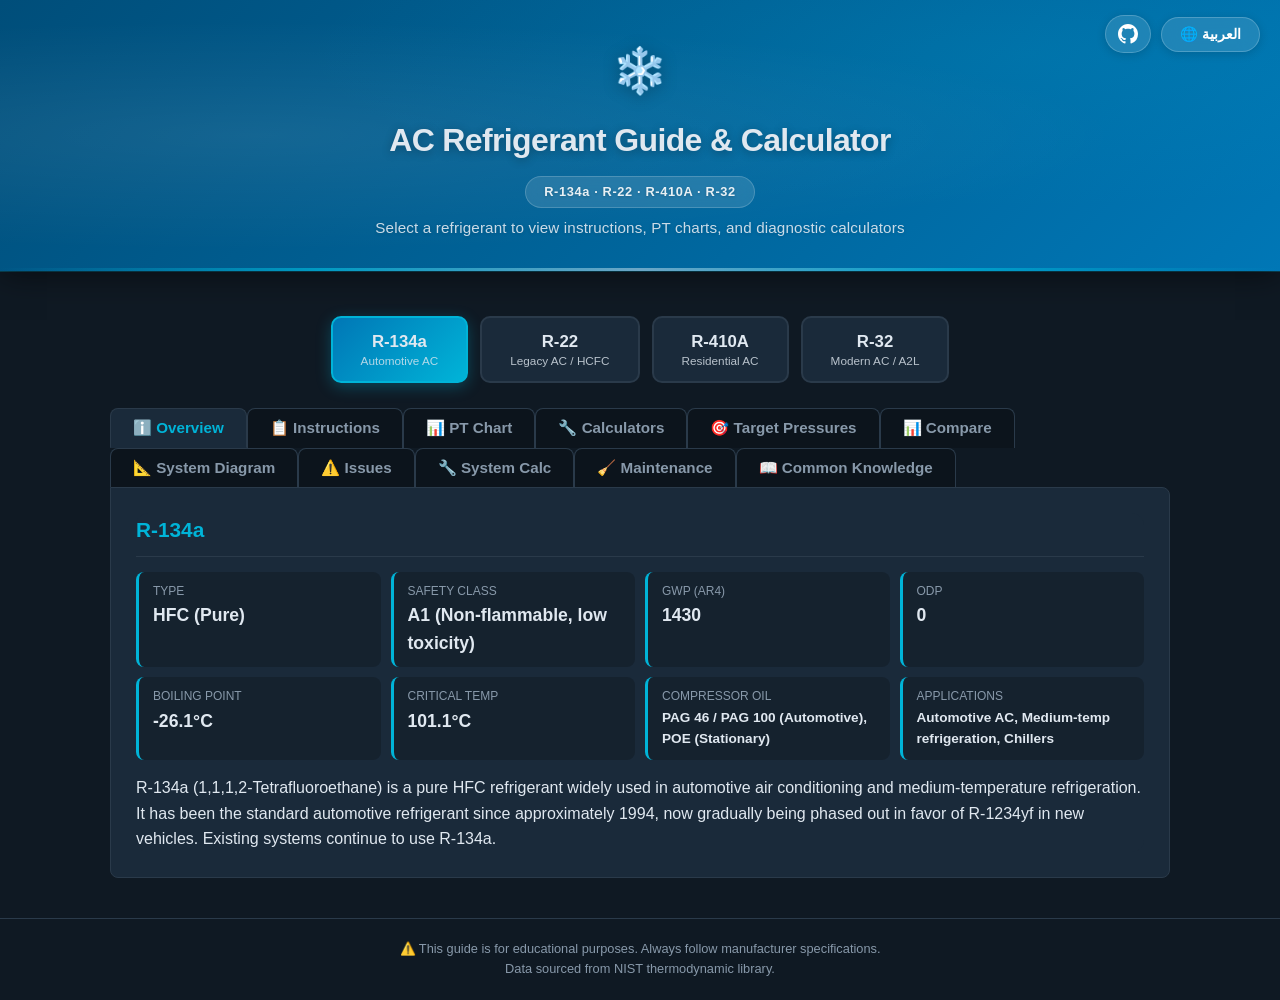
<file: backup/index.html>
﻿<!DOCTYPE html>
<html lang="en">
<head>
<meta charset="UTF-8">
<meta name="viewport" content="width=device-width, initial-scale=1.0">
<title>AC Refrigerant Guide & Calculator</title>
<meta name="description" content="AC refrigerant pressure-temperature charts, diagnostic calculators, and troubleshooting guide for R-134a, R-22, R-410A, and R-32.">
<meta name="theme-color" content="#0077b6">
<meta name="apple-mobile-web-app-capable" content="yes">
<meta name="apple-mobile-web-app-status-bar-style" content="black-translucent">
<meta name="apple-mobile-web-app-title" content="AC Guide">
<link rel="apple-touch-icon" href="icons/icon-192.png">
<link rel="manifest" href="manifest.json">
<link rel="stylesheet" href="css/styles.css">
</head>
<body>
<header>
  <div class="header-actions">
    <a href="https://github.com/Alihkhawaher/ac-refrigerant-guide" target="_blank" rel="noopener noreferrer" class="github-link" title="View on GitHub">
      <svg height="20" width="20" viewBox="0 0 16 16" fill="currentColor"><path d="M8 0C3.58 0 0 3.58 0 8c0 3.54 2.29 6.53 5.47 7.59.4.07.55-.17.55-.38 0-.19-.01-.82-.01-1.49-2.01.37-2.53-.49-2.69-.94-.09-.23-.48-.94-.82-1.13-.28-.15-.68-.52-.01-.53.63-.01 1.08.58 1.23.82.72 1.21 1.87.87 2.33.66.07-.52.28-.87.51-1.07-1.78-.2-3.64-.89-3.64-3.95 0-.87.31-1.59.82-2.15-.08-.2-.36-1.02.08-2.12 0 0 .67-.21 2.2.82.64-.18 1.32-.27 2-.27.68 0 1.36.09 2 .27 1.53-1.04 2.2-.82 2.2-.82.44 1.1.16 1.92.08 2.12.51.56.82 1.27.82 2.15 0 3.07-1.87 3.75-3.65 3.95.29.25.54.73.54 1.48 0 1.07-.01 1.93-.01 2.2 0 .21.15.46.55.38A8.013 8.013 0 0016 8c0-4.42-3.58-8-8-8z"/></svg>
    </a>
    <button class="lang-toggle" onclick="toggleLang()">🌐 العربية</button>
  </div>
  <div class="header-content">
    <div class="header-icon">❄️</div>
    <h1 data-en="AC Refrigerant Guide & Calculator" data-ar="دليل مكيفات الهواء وحاسبة التبريد">AC Refrigerant Guide & Calculator</h1>
    <div class="header-badge">
      <span data-en="R-134a · R-22 · R-410A · R-32" data-ar="R-134a · R-22 · R-410A · R-32">R-134a · R-22 · R-410A · R-32</span>
    </div>
    <p data-en="Select a refrigerant to view instructions, PT charts, and diagnostic calculators" data-ar="اختر مبرداً لعرض التعليمات ومخططات الضغط-الحرارة وحاسبات التشخيص">Select a refrigerant to view instructions, PT charts, and diagnostic calculators</p>
  </div>
</header>
<div class="container">
  <div class="ref-selector" id="refSelector">
    <button class="ref-btn active" data-ref="r134a">R-134a<span class="sub" data-en="Automotive AC" data-ar="مكيف السيارات">Automotive AC</span></button>
    <button class="ref-btn" data-ref="r22">R-22<span class="sub" data-en="Legacy AC / HCFC" data-ar="مكيفات قديمة / HCFC">Legacy AC / HCFC</span></button>
    <button class="ref-btn" data-ref="r410a">R-410A<span class="sub" data-en="Residential AC" data-ar="مكيفات منزلية">Residential AC</span></button>
    <button class="ref-btn" data-ref="r32">R-32<span class="sub" data-en="Modern AC / A2L" data-ar="مكيفات حديثة / A2L">Modern AC / A2L</span></button>
  </div>
  <div class="tabs" id="tabs">
    <button class="tab-btn active" data-tab="overview">ℹ️ Overview</button>
    <button class="tab-btn" data-tab="instructions">📋 Instructions</button>
    <button class="tab-btn" data-tab="ptchart">📊 PT Chart</button>
    <button class="tab-btn" data-tab="calculators">🔧 Calculators</button>
    <button class="tab-btn" data-tab="target">🎯 Target Pressures</button>
    <button class="tab-btn" data-tab="compare">📊 Compare</button>
    <button class="tab-btn" data-tab="diagram">📐 System Diagram</button>
    <button class="tab-btn" data-tab="issues">⚠️ Issues</button>
    <button class="tab-btn" data-tab="systemcalc">🔧 System Calc</button>
    <button class="tab-btn" data-tab="maintenance">🧹 Maintenance</button>
    <button class="tab-btn" data-tab="commonknowledge">📖 Common Knowledge</button>
  </div>
  <div class="tab-content active" id="tab-overview">
    <div class="card" style="border:none;margin:0;padding:0;">
      <h2 id="refTitle">R-134a</h2>
      <div class="info-grid" id="infoGrid"></div>
      <div id="refDescription"></div>
    </div>
  </div>
  <div class="tab-content" id="tab-instructions">
    <div class="card" style="border:none;margin:0;padding:0;">
      <div id="instructionsContent"></div>
    </div>
  </div>
  <div class="tab-content" id="tab-ptchart">
    <div class="card" style="border:none;margin:0;padding:0;">
      <h2><span data-en="Pressure-Temperature Chart" data-ar="مخطط الضغط-الحرارة">Pressure-Temperature Chart</span> <span id="ptChartRef" style="font-size:0.7em;color:var(--text-dim);"></span></h2>
      <div class="chart-wrap"><canvas id="ptCanvas"></canvas></div>
      <div class="pt-table-wrap">
        <table class="pt-table" id="ptTable">
          <thead><tr><th data-en="Temp (°C)" data-ar="الحرارة (°C)">Temp (°C)</th><th data-en="Pressure (PSIG)" data-ar="الضغط (PSIG)">Pressure (PSIG)</th><th data-en="Phase" data-ar="المرحلة">Phase</th></tr></thead>
          <tbody></tbody>
        </table>
      </div>
    </div>
  </div>
  <div class="tab-content" id="tab-calculators">
    <div class="card" style="border:none;margin:0;padding:0;">
      <h2 style="margin-top:0;"><span data-en="📊 Pressure ↔ Temperature —" data-ar="📊 الضغط ↔ الحرارة —">📊 Pressure ↔ Temperature —</span> <span class="calc-ref-name">R-134a</span></h2>
      <p style="color:var(--text-dim);font-size:0.85em;margin-bottom:12px;" data-en="Use the sliders to look up saturation values." data-ar="استخدم أشرطة التمرير للبحث عن قيم التشبع.">Use the sliders to look up saturation values.</p>
      <div class="slider-group">
        <label data-en="🌡️ Temperature → Pressure" data-ar="🌡️ الحرارة → الضغط">🌡️ Temperature → Pressure</label>
        <div class="slider-row">
          <input type="range" id="ptSliderTemp" min="-15" max="150" value="25">
          <input type="number" class="slider-num" id="ptTempInput" value="25">
          <span class="slider-unit">°C</span>
        </div>
      </div>
      <div class="result-live">
        <div><span class="rlabel" data-en="Saturation Pressure:" data-ar="ضغط التشبع:">Saturation Pressure:</span></div>
        <div><span class="rvalue" id="ptRPressure">—</span> <span class="runit">PSIG</span></div>
        <div class="rdetail" id="ptPressureInfo"></div>
      </div>
      <div class="slider-group" style="margin-top:18px;">
        <label data-en="🔵 Pressure → Temperature" data-ar="🔵 الضغط → الحرارة">🔵 Pressure → Temperature</label>
        <div class="slider-row">
          <input type="range" id="ptSliderPress" min="0" max="500" value="70">
          <input type="number" class="slider-num" id="ptPressInput" value="70">
          <span class="slider-unit">PSIG</span>
        </div>
      </div>
      <div class="result-live">
        <div><span class="rlabel" data-en="Saturation Temperature:" data-ar="حرارة التشبع:">Saturation Temperature:</span></div>
        <div><span class="rvalue" id="ptRTemp2">—</span> <span class="runit">°C</span></div>
        <div class="rdetail" id="ptTempInfo"></div>
      </div>
      <hr class="calc-divider">
      <h2><span data-en="☀️ Ambient Temperature Advisor —" data-ar="☀️ مستشار حرارة المحيط —">☀️ Ambient Temperature Advisor —</span> <span class="calc-ref-name">R-134a</span></h2>
      <p style="color:var(--text-dim);font-size:0.85em;margin-bottom:12px;" data-en="Set the outside temperature to see recommended pressures." data-ar="اضبط حرارة الخارج لرؤية الضغوط الموصى بها.">Set the outside temperature to see recommended pressures.</p>
      <div class="slider-group">
        <label data-en="🌡️ Outside / Ambient Temperature" data-ar="🌡️ الحرارة الخارجية / المحيطة">🌡️ Outside / Ambient Temperature</label>
        <div class="slider-row">
          <input type="range" id="ambSliderTemp" min="10" max="55" value="32">
          <input type="number" class="slider-num" id="ambTempInput" value="32">
          <span class="slider-unit">°C</span>
        </div>
      </div>
      <div id="ambientResults">
        <div class="info-grid" id="ambInfoGrid"></div>
        <div id="ambPressures"></div>
        <div id="ambTips"></div>
      </div>
      <hr class="calc-divider">
      <h2><span data-en="🌡️ Superheat —" data-ar="🌡️ السوبريتي —">🌡️ Superheat —</span> <span class="calc-ref-name">R-134a</span></h2>
      <p style="color:var(--text-dim);font-size:0.85em;margin-bottom:12px;" data-en="Actual Suction Line Temp − Saturation Temp = Superheat." data-ar="حرارة خط الشفط الفعلية − حرارة التشبع = السوبريتي.">Actual Suction Line Temp − Saturation Temp = Superheat.</p>
      <div class="slider-group">
        <label data-en="Suction Line Pressure" data-ar="ضغط خط الشفط">Suction Line Pressure</label>
        <div class="slider-row">
          <input type="range" id="shSliderPressure" min="5" max="300" value="35">
          <input type="number" class="slider-num" id="shPressure" value="35">
          <span class="slider-unit">PSIG</span>
        </div>
      </div>
      <div class="slider-group">
        <label data-en="Actual Suction Line Temperature" data-ar="حرارة خط الشفط الفعلية">Actual Suction Line Temperature</label>
        <div class="slider-row">
          <input type="range" id="shSliderTemp" min="-20" max="50" value="10">
          <input type="number" class="slider-num" id="shActualTemp" value="10">
          <span class="slider-unit">°C</span>
        </div>
      </div>
      <div class="result-live">
        <div><span class="rlabel" data-en="Superheat:" data-ar="السوبريتي:">Superheat:</span> <span class="rvalue" id="shValue">—</span><span class="runit">°C</span></div>
        <div class="rdetail"><span data-en="Saturation:" data-ar="التشبع:">Saturation:</span> <span id="shSatTemp">—</span>°C | <span data-en="Line:" data-ar="الخط:">Line:</span> <span id="shActTemp">—</span>°C</div>
        <div class="diag" id="shDiag"></div>
      </div>
      <hr class="calc-divider">
      <h2><span data-en="❄️ Subcooling —" data-ar="❄️ التبريد تحت التشبع —">❄️ Subcooling —</span> <span class="calc-ref-name">R-134a</span></h2>
      <label style="display:flex;align-items:center;gap:8px;margin-bottom:10px;cursor:pointer;font-size:0.9em;color:var(--text-dim);">
        <input type="checkbox" id="txvToggle" style="width:18px;height:18px;cursor:pointer;"> <span data-en="System has TXV / EEV (expansion valve)" data-ar="النظام يحتوي TXV / EEV (صمام تمديد)">System has TXV / EEV (expansion valve)</span>
      </label>
      <div id="txvOffMsg" class="warn-box" style="display:none;margin-bottom:10px;"><div class="title" data-en="ℹ️ Fixed Orifice / Piston System" data-ar="ℹ️ نظام فتحة ثابتة / مكبس">ℹ️ Fixed Orifice / Piston System</div><p style="font-size:0.85em;" data-en="Your system uses a fixed orifice — use the Superheat method." data-ar="النظام يستخدم فتحة ثابتة — استخدم طريقة السوبريتي.">Your system uses a fixed orifice — use the Superheat method.</p></div>
      <p id="scDesc" style="color:var(--text-dim);font-size:0.85em;margin-bottom:12px;display:none;" data-en="Saturation Temp − Actual Liquid Line Temp = Subcooling." data-ar="حرارة التشبع − حرارة خط السائل الفعلية = التبريد تحت التشبع.">Saturation Temp − Actual Liquid Line Temp = Subcooling.</p>
      <div id="scContent" style="display:none;">
      <div class="slider-group">
        <label data-en="Liquid Line Pressure" data-ar="ضغط خط السائل">Liquid Line Pressure</label>
        <div class="slider-row">
          <input type="range" id="scSliderPressure" min="50" max="600" value="200">
          <input type="number" class="slider-num" id="scPressure" value="200">
          <span class="slider-unit">PSIG</span>
        </div>
      </div>
      <div class="slider-group">
        <label data-en="Actual Liquid Line Temperature" data-ar="حرارة خط السائل الفعلية">Actual Liquid Line Temperature</label>
        <div class="slider-row">
          <input type="range" id="scSliderTemp" min="0" max="80" value="40">
          <input type="number" class="slider-num" id="scActualTemp" value="40">
          <span class="slider-unit">°C</span>
        </div>
      </div>
      <div class="result-live">
        <div><span class="rlabel" data-en="Subcooling:" data-ar="التبريد تحت التشبع:">Subcooling:</span> <span class="rvalue" id="scValue">—</span><span class="runit">°C</span></div>
        <div class="rdetail"><span data-en="Saturation:" data-ar="التشبع:">Saturation:</span> <span id="scSatTemp">—</span>°C | <span data-en="Line:" data-ar="الخط:">Line:</span> <span id="scActTemp">—</span>°C</div>
        <div class="diag" id="scDiag"></div>
      </div>
      </div>
    </div>
  </div>
  <div class="tab-content" id="tab-target">
    <div class="card" style="border:none;margin:0;padding:0;">
      <h2><span data-en="🎯 Target Pressures & Line Diagnostics" data-ar="🎯 الضغوط المستهدفة وتشخيص الخطوط">🎯 Target Pressures & Line Diagnostics</span> <span id="targetRef" style="font-size:0.7em;color:var(--text-dim);"></span></h2>
      <div id="targetContent"></div>
    </div>
  </div>
  <div class="tab-content" id="tab-compare">
    <div class="card" style="border:none;margin:0;padding:0;">
      <h2 data-en="📊 Refrigerant Comparison Charts" data-ar="📊 مخططات مقارنة المبردات">📊 Refrigerant Comparison Charts</h2>
      <p style="color:var(--text-dim);font-size:0.85em;margin-bottom:15px;" data-en="Suction pressure is thermostat-controlled (relatively stable). Discharge pressure rises with outdoor heat." data-ar="ضغط الشفط يتحكّم فيه الثرمستات (ثابت نسبياً). ضغط التفريغ يرتفع مع حرارة الخارج.">Suction pressure is thermostat-controlled (relatively stable). Discharge pressure rises with outdoor heat.</p>
      <h3 style="color:var(--accent);margin-bottom:8px;" data-en="🔵 Low Side (Suction) — Indoor Coil Temp" data-ar="🔵 المنخفض (الشفط) — حرارة ملف المبخر">🔵 Low Side (Suction) — Indoor Coil Temp</h3>
      <div class="chart-wrap" style="height:380px;"><canvas id="compareLoCanvas"></canvas></div>
      <hr class="calc-divider" style="margin:25px 0;">
      <h3 style="color:#e63946;margin-bottom:8px;" data-en="🔴 High Side (Discharge) — Outdoor Ambient" data-ar="🔴 العالي (التفريغ) — حرارة المحيط">🔴 High Side (Discharge) — Outdoor Ambient</h3>
      <div class="chart-wrap" style="height:380px;"><canvas id="compareHiCanvas"></canvas></div>
    </div>
  </div>
  <div class="tab-content" id="tab-diagram">
    <div class="card" style="border:none;margin:0;padding:0;">
      <h2><span data-en="AC System Pressure Diagram —" data-ar="مخطط ضغط نظام التكييف —">AC System Pressure Diagram —</span> <span id="diagRef" style="color:var(--accent);"></span></h2>
      <p style="color:var(--text-dim);margin-bottom:10px;" data-en="Interactive P&ID. Click components for details." data-ar="مخطط P&ID تفاعلي. انقر للمكوّنات للتفاصيل.">Interactive P&ID. Click components for details.</p>
      <div class="slider-group">
        <label data-en="🌡️ Ambient Temperature" data-ar="🌡️ حرارة المحيط">🌡️ Ambient Temperature</label>
        <div class="slider-row">
          <input type="range" id="diagAmbSlider" min="18" max="55" value="35">
          <input type="number" class="slider-num" id="diagAmbInput" value="35">
          <span class="slider-unit">°C</span>
        </div>
      </div>
      <div id="diagInfoGrid" class="info-grid" style="margin-bottom:10px;"></div>
      <div id="diagZoomCtrl"><button onclick="diagZoom(1.2)" data-en="➕ Zoom In" data-ar="➕ تكبير">➕ Zoom In</button><button onclick="diagZoom(0.8)" data-en="➖ Zoom Out" data-ar="➖ تصغير">➖ Zoom Out</button><button onclick="diagReset()" data-en="🔄 Reset" data-ar="🔄 إعادة ضبط">🔄 Reset</button><span id="diagZoomLevel">100%</span></div>
      <div id="jointDiagram" style="width:100%;min-height:450px;background:#0a1520;border-radius:8px;border:1px solid var(--border);margin:10px 0;overflow:hidden;"></div>
      <div id="diagDetail" class="result-live" style="display:none;margin-top:10px;"></div>
    </div>
  </div>
  <div class="tab-content" id="tab-issues">
    <div class="card" style="border:none;margin:0;padding:0;">
      <h2><span data-en="⚠️ Common Issues & Troubleshooting" data-ar="⚠️ المشاكل الشائعة واستكشاف الأخطاء">⚠️ Common Issues & Troubleshooting</span> <span id="issuesRef" style="font-size:0.7em;color:var(--text-dim);"></span></h2>
      <div id="issuesContent"></div>
    </div>
  </div>
  <div class="tab-content" id="tab-systemcalc">
    <div class="card" style="border:none;margin:0;padding:0;">
      <h2 data-en="🔧 AC System Component Calculator" data-ar="🔧 حاسبة مكونات نظام التكييف">🔧 AC System Component Calculator</h2>
      <h3 data-en="Option A: Calculate from Room Size" data-ar="الخيار أ: احسب من حجم الغرفة">Option A: Calculate from Room Size</h3>
      <div class="calc-row">
        <div class="calc-field"><label data-en="Room Length" data-ar="طول الغرفة">Room Length</label><input type="number" id="sysLength" value="5" min="1" max="50"><span style="font-size:0.75em;color:var(--text-dim);">meters</span></div>
        <div class="calc-field"><label data-en="Room Width" data-ar="عرض الغرفة">Room Width</label><input type="number" id="sysWidth" value="4" min="1" max="50"><span style="font-size:0.75em;color:var(--text-dim);">meters</span></div>
        <div class="calc-field"><label data-en="Room Height" data-ar="ارتفاع الغرفة">Room Height</label><input type="number" id="sysHeight" value="2.7" min="2" max="6" step="0.1"><span style="font-size:0.75em;color:var(--text-dim);">meters</span></div>
      </div>
      <div class="calc-row">
        <div class="calc-field"><label data-en="Climate Zone" data-ar="المناخ">Climate Zone</label><select id="sysClimate"><option value="1" data-en="Zone 1 — Cool" data-ar="المنطقة 1 — بارد">Zone 1 — Cool</option><option value="2" selected data-en="Zone 2 — Moderate" data-ar="المنطقة 2 — معتدل">Zone 2 — Moderate</option><option value="3" data-en="Zone 3 — Hot" data-ar="المنطقة 3 — حار">Zone 3 — Hot</option><option value="4" data-en="Zone 4 — Extreme / T3" data-ar="المنطقة 4 — شديد / T3">Zone 4 — Extreme / T3</option></select></div>
        <div class="calc-field"><label data-en="Insulation" data-ar="جودة العزل">Insulation</label><select id="sysInsulation"><option value="good" data-en="Good" data-ar="جيد">Good</option><option value="average" selected data-en="Average" data-ar="متوسط">Average</option><option value="poor" data-en="Poor" data-ar="ضعيف">Poor</option></select></div>
        <div class="calc-field"><label data-en="Windows" data-ar="النوافذ">Windows</label><select id="sysWindows"><option value="few" data-en="Few" data-ar="قليلة">Few</option><option value="average" selected data-en="Average" data-ar="متوسط">Average</option><option value="many" data-en="Many / Large" data-ar="كثيرة">Many / Large</option></select></div>
      </div>
      <button class="calc-btn" onclick="calcSystem()" data-en="Calculate from Room" data-ar="احسب من الغرفة">Calculate from Room</button>
      <hr class="calc-divider">
      <h3 data-en="Option B: Select by Capacity" data-ar="الخيار ب: اختر حسب القدرة">Option B: Select by Capacity</h3>
      <div class="calc-row">
        <div class="calc-field"><label data-en="System Capacity (BTU/h)" data-ar="قدرة النظام (BTU/h)">System Capacity (BTU/h)</label><select id="sysBTUSelect">
          <option value="9000">9,000 BTU — 0.75 Ton</option>
          <option value="12000">12,000 BTU — 1 Ton</option>
          <option value="18000" selected>18,000 BTU — 1.5 Ton</option>
          <option value="24000">24,000 BTU — 2 Ton</option>
          <option value="30000">30,000 BTU — 2.5 Ton</option>
          <option value="36000">36,000 BTU — 3 Ton</option>
          <option value="42000">42,000 BTU — 3.5 Ton</option>
          <option value="48000">48,000 BTU — 4 Ton</option>
          <option value="60000">60,000 BTU — 5 Ton</option>
        </select></div>
        <div class="calc-field"><label data-en="System Type" data-ar="نوع النظام">System Type</label><select id="sysType">
          <option value="split" selected data-en="Split System" data-ar="نظام سبليت">Split System</option>
          <option value="minisplit" data-en="Mini-Split" data-ar="ميني سبليت">Mini-Split</option>
          <option value="package" data-en="Packaged Unit" data-ar="وحدة مُجمّعة">Packaged Unit</option>
        </select></div>
      </div>
      <button class="calc-btn" onclick="calcDevice()" data-en="Calculate Components" data-ar="احسب المكوّنات">Calculate Components</button>
      <div class="result-box" id="sysResult"></div>
      <div id="deviceResult" style="margin-top:20px;"></div>
    </div>
  </div>
  <div class="tab-content" id="tab-maintenance">
    <div class="card" style="border:none;margin:0;padding:0;">
      <h2 data-en="🧹 AC Cleaning & Maintenance Guide" data-ar="🧹 دليل تنظيف وصيانة المكيفات">🧹 AC Cleaning & Maintenance Guide</h2>
      <div id="maintenanceContent"></div>
    </div>
  </div>
  <div class="tab-content" id="tab-commonknowledge">
    <div class="card" style="border:none;margin:0;padding:0;">
      <h2 id="ckTitle">📖 Common Knowledge — AC Diagnostics & Troubleshooting</h2>
      <input type="text" class="qa-search" id="qaSearch" placeholder="🔍 Search questions..." oninput="filterQA()">
      <div id="commonKnowledgeContent"></div>
    </div>
  </div>
</div>
<footer>
  <p><span data-en="⚠️ This guide is for educational purposes. Always follow manufacturer specifications." data-ar="⚠️ هذا الدليل لأغراض تعليمية. اتبع دائماً مواصفات الشركة المصنعة.">⚠️ This guide is for educational purposes. Always follow manufacturer specifications.</span><br>
  <span data-en="Data sourced from NIST thermodynamic library." data-ar="البيانات من مكتبة NIST الديناميكية الحرارية.">Data sourced from NIST thermodynamic library.</span></p>
</footer>
<!-- PWA Install Banner -->
<div class="install-banner" id="installBanner">
  <span>📲 <span data-en="Install this app for offline use" data-ar="ثبّت هذا التطبيق للاستخدام بدون إنترنت">Install this app for offline use</span></span>
  <button class="dismiss" id="installDismiss">✕</button>
</div>
<!-- Data files -->
<script src="js/data.js"></script>
<script src="js/instructions.js"></script>
<script src="js/issues.js"></script>
<script src="js/knowledge.js"></script>
<script src="js/devices.js"></script>
<!-- App logic -->
<script src="js/app.js"></script>
<!-- PWA install prompt -->
<script>
(function() {
  var deferredPrompt = null;
  var banner = document.getElementById('installBanner');
  var dismissBtn = document.getElementById('installDismiss');

  // Listen for the browser's install prompt (Chrome/Edge)
  window.addEventListener('beforeinstallprompt', function(e) {
    e.preventDefault();
    deferredPrompt = e;
    // Show banner after a short delay so user has engaged with the page
    setTimeout(function() { banner.classList.add('show'); }, 2000);
  });

  // Handle install click
  banner.addEventListener('click', function(ev) {
    if (ev.target === dismissBtn || ev.target.id === 'installDismiss') {
      banner.classList.remove('show');
      return;
    }
    if (deferredPrompt) {
      deferredPrompt.prompt();
      deferredPrompt.userChoice.then(function(result) {
        if (result.outcome === 'accepted') {
          banner.classList.remove('show');
        }
        deferredPrompt = null;
      });
    } else {
      // Fallback for iOS/Safari - show instructions
      var isIOS = /iPad|iPhone|iPod/.test(navigator.userAgent);
      if (isIOS) {
        alert('To install: tap the Share button (square with arrow) then "Add to Home Screen"');
      }
      banner.classList.remove('show');
    }
  });

  // Hide banner if app is already installed
  window.addEventListener('appinstalled', function() {
    banner.classList.remove('show');
    deferredPrompt = null;
  });

  // Also show on iOS which doesn't support beforeinstallprompt
  if (/iPad|iPhone|iPod/.test(navigator.userAgent) && !window.navigator.standalone) {
    // Show after user has interacted
    setTimeout(function() {
      if (!sessionStorage.getItem('iosInstallDismissed')) {
        banner.classList.add('show');
      }
    }, 3000);
  }
})();
</script>
<!-- Service Worker Registration -->
<script>
if ('serviceWorker' in navigator) {
  window.addEventListener('load', function() {
    navigator.serviceWorker.register('sw.js').then(function(registration) {
      console.log('ServiceWorker registration successful with scope: ', registration.scope);
    }).catch(function(err) {
      console.error('ServiceWorker registration failed: ', err);
    });
  });
}
</script>
</body>
</html>
</file>
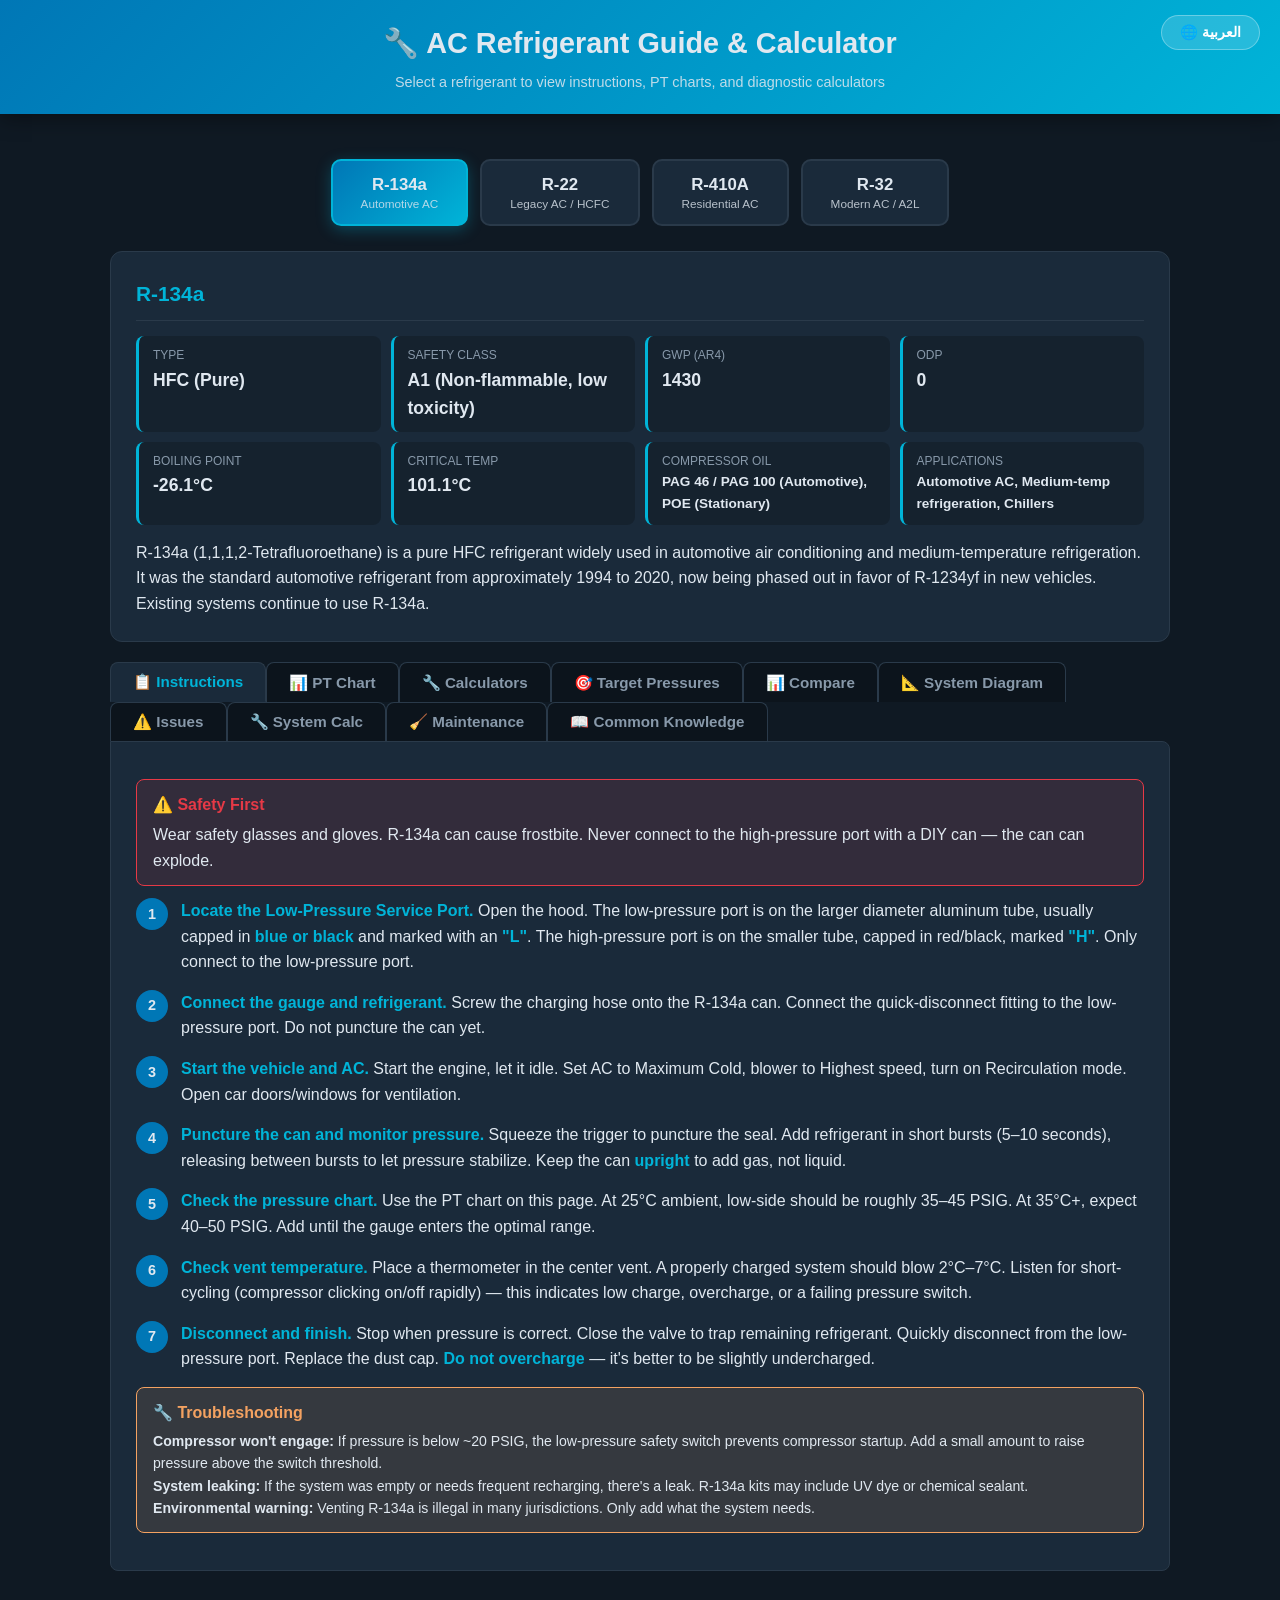
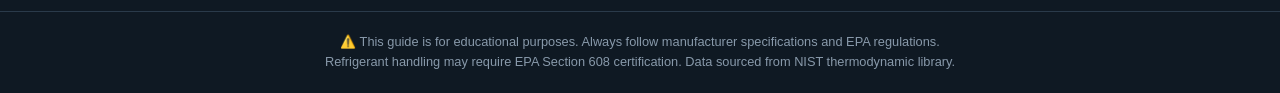
<file: docs/AC Refrigerant Guide.html>
﻿<!DOCTYPE html>
<html lang="en">
<head>
<meta charset="UTF-8">
<meta name="viewport" content="width=device-width, initial-scale=1.0">
<title>AC Refrigerant Guide & Calculator</title>
<style>
:root {
  --bg: #0f1923;
  --card: #1a2a3a;
  --accent: #00b4d8;
  --accent2: #0077b6;
  --text: #e0e8f0;
  --text-dim: #8899aa;
  --warn: #f4a261;
  --danger: #e63946;
  --ok: #2a9d8f;
  --border: #2a3a4a;
}
* { margin: 0; padding: 0; box-sizing: border-box; }
body {
  font-family: 'Segoe UI', Tahoma, sans-serif;
  background: var(--bg);
  color: var(--text);
  line-height: 1.6;
  padding: 0;
}
header {
  background: linear-gradient(135deg, var(--accent2), var(--accent));
  padding: 20px 30px;
  text-align: center;
  box-shadow: 0 4px 20px rgba(0,0,0,0.4);
}
header h1 { font-size: 1.8em; font-weight: 700; }
header p { font-size: 0.9em; opacity: 0.85; margin-top: 5px; }
.container { max-width: 1100px; margin: 0 auto; padding: 20px; }
.ref-selector {
  display: flex;
  gap: 12px;
  flex-wrap: wrap;
  justify-content: center;
  margin: 25px 0;
}
.ref-btn {
  padding: 14px 28px;
  border: 2px solid var(--border);
  border-radius: 10px;
  background: var(--card);
  color: var(--text);
  font-size: 1.05em;
  font-weight: 600;
  cursor: pointer;
  transition: all 0.25s ease;
  min-width: 130px;
}
.ref-btn:hover { border-color: var(--accent); transform: translateY(-2px); }
.ref-btn.active {
  background: linear-gradient(135deg, var(--accent2), var(--accent));
  border-color: var(--accent);
  box-shadow: 0 4px 15px rgba(0,180,216,0.3);
}
.ref-btn .sub { display: block; font-size: 0.7em; font-weight: 400; opacity: 0.8; margin-top: 2px; }
.card {
  background: var(--card);
  border: 1px solid var(--border);
  border-radius: 12px;
  padding: 25px;
  margin-bottom: 20px;
}
.card h2 {
  font-size: 1.3em;
  margin-bottom: 15px;
  color: var(--accent);
  border-bottom: 1px solid var(--border);
  padding-bottom: 10px;
}
.card h3 { font-size: 1.05em; margin: 15px 0 8px; color: var(--text); }
.info-grid {
  display: grid;
  grid-template-columns: repeat(auto-fill, minmax(200px, 1fr));
  gap: 10px;
  margin-bottom: 15px;
}
.info-item {
  background: rgba(0,0,0,0.2);
  padding: 10px 14px;
  border-radius: 8px;
  border-left: 3px solid var(--accent);
}
.info-item .label { font-size: 0.75em; color: var(--text-dim); text-transform: uppercase; }
.info-item .value { font-size: 1.1em; font-weight: 600; }
.warn-box {
  background: rgba(244,162,97,0.12);
  border: 1px solid var(--warn);
  border-radius: 8px;
  padding: 12px 16px;
  margin: 12px 0;
}
.warn-box.danger { background: rgba(230,57,70,0.12); border-color: var(--danger); }
.warn-box .title { font-weight: 700; color: var(--warn); margin-bottom: 4px; }
.warn-box.danger .title { color: var(--danger); }
.instructions { counter-reset: step; }
.instructions .step {
  position: relative;
  padding-left: 45px;
  margin-bottom: 15px;
  min-height: 32px;
}
.instructions .step::before {
  counter-increment: step;
  content: counter(step);
  position: absolute;
  left: 0; top: 0;
  width: 32px; height: 32px;
  background: var(--accent2);
  border-radius: 50%;
  display: flex;
  align-items: center;
  justify-content: center;
  font-weight: 700;
  font-size: 0.9em;
}
.instructions .step strong { color: var(--accent); }
.tabs {
  display: flex;
  gap: 0;
  margin-bottom: 0;
  flex-wrap: wrap;
}
.tab-btn {
  padding: 10px 22px;
  background: rgba(0,0,0,0.2);
  border: 1px solid var(--border);
  border-bottom: none;
  border-radius: 8px 8px 0 0;
  color: var(--text-dim);
  cursor: pointer;
  font-size: 0.95em;
  font-weight: 600;
  transition: all 0.2s;
}
.tab-btn:hover { color: var(--text); }
.tab-btn.active { background: var(--card); color: var(--accent); border-bottom: 1px solid var(--card); }
.tab-content {
  display: none;
  border: 1px solid var(--border);
  border-radius: 0 8px 8px 8px;
  padding: 25px;
  background: var(--card);
}
.tab-content.active { display: block; }
.calc-row {
  display: flex;
  gap: 15px;
  flex-wrap: wrap;
  align-items: flex-end;
  margin-bottom: 15px;
}
.calc-field { flex: 1; min-width: 160px; }
.calc-field label { display: block; font-size: 0.8em; color: var(--text-dim); margin-bottom: 5px; }
.calc-field input, .calc-field select {
  width: 100%;
  padding: 10px 12px;
  background: rgba(0,0,0,0.3);
  border: 1px solid var(--border);
  border-radius: 6px;
  color: var(--text);
  font-size: 1em;
}
.calc-field input:focus, .calc-field select:focus { outline: none; border-color: var(--accent); }
.calc-btn {
  padding: 10px 24px;
  background: linear-gradient(135deg, var(--accent2), var(--accent));
  border: none;
  border-radius: 6px;
  color: #fff;
  font-weight: 600;
  cursor: pointer;
  font-size: 0.95em;
  transition: transform 0.15s;
}
.calc-btn:hover { transform: translateY(-1px); }
.result-box {
  background: rgba(0,0,0,0.25);
  border: 1px solid var(--border);
  border-radius: 8px;
  padding: 18px;
  margin-top: 15px;
  display: none;
}
.result-box.show { display: block; }
.result-box .big-num { font-size: 2em; font-weight: 700; color: var(--accent); }
.result-box .unit { font-size: 1em; color: var(--text-dim); }
.result-box .label { font-size: 0.85em; color: var(--text-dim); margin-bottom: 5px; }
.result-box .diag { margin-top: 10px; padding: 10px; border-radius: 6px; font-size: 0.9em; }
.result-box .diag.ok { background: rgba(42,157,143,0.15); border: 1px solid var(--ok); color: #6fcab8; }
.result-box .diag.warn { background: rgba(244,162,97,0.15); border: 1px solid var(--warn); color: var(--warn); }
.result-box .diag.danger { background: rgba(230,57,70,0.15); border: 1px solid var(--danger); color: #ff6b75; }
.slider-group { margin-bottom: 20px; }
.slider-group label {
  display: block;
  font-size: 0.85em;
  color: var(--text-dim);
  margin-bottom: 6px;
  font-weight: 600;
}
.slider-row {
  display: flex;
  align-items: center;
  gap: 10px;
}
.slider-row input[type="range"] {
  flex: 1;
  -webkit-appearance: none;
  appearance: none;
  height: 8px;
  background: rgba(0,0,0,0.35);
  border-radius: 4px;
  outline: none;
  border: 1px solid var(--border);
}
.slider-row input[type="range"]::-webkit-slider-thumb {
  -webkit-appearance: none;
  appearance: none;
  width: 30px;
  height: 30px;
  background: linear-gradient(135deg, var(--accent2), var(--accent));
  border-radius: 50%;
  cursor: pointer;
  border: 2px solid rgba(255,255,255,0.3);
  box-shadow: 0 2px 8px rgba(0,0,0,0.4);
}
.slider-row input[type="range"]::-moz-range-thumb {
  width: 30px;
  height: 30px;
  background: linear-gradient(135deg, var(--accent2), var(--accent));
  border-radius: 50%;
  cursor: pointer;
  border: 2px solid rgba(255,255,255,0.3);
}
.slider-num {
  width: 68px !important;
  flex: none !important;
  padding: 8px 4px !important;
  background: rgba(0,0,0,0.3) !important;
  border: 1px solid var(--border) !important;
  border-radius: 6px !important;
  color: var(--text) !important;
  font-size: 0.95em !important;
  text-align: center;
}
.slider-unit {
  font-size: 0.8em;
  color: var(--text-dim);
  min-width: 30px;
}
.result-live {
  background: rgba(0,0,0,0.2);
  border: 1px solid var(--border);
  border-radius: 8px;
  padding: 12px 16px;
  margin-top: 6px;
  margin-bottom: 4px;
}
.result-live .rlabel { font-size: 0.85em; color: var(--text-dim); }
.result-live .rvalue { font-size: 1.6em; font-weight: 700; color: var(--accent); }
.result-live .runit { font-size: 0.7em; color: var(--text-dim); font-weight: 400; }
.result-live .rdetail { margin-top: 4px; font-size: 0.8em; color: var(--text-dim); }
.calc-divider { border: none; border-top: 1px solid var(--border); margin: 28px 0 20px; }
.action-box { margin-top: 8px; padding: 10px 12px; border-radius: 6px; font-size: 0.85em; }
.action-box.info { background: rgba(0,180,216,0.08); border: 1px solid rgba(0,180,216,0.3); }
.action-box .atitle { font-weight: 700; margin-bottom: 4px; }
.action-box.info .atitle { color: var(--accent); }
.pt-table-wrap { overflow-x: auto; max-height: 400px; overflow-y: auto; border-radius: 8px; border: 1px solid var(--border); }
.pt-table { width: 100%; border-collapse: collapse; font-size: 0.9em; }
.pt-table th { background: var(--accent2); padding: 10px; text-align: center; position: sticky; top: 0; }
.pt-table td { padding: 8px 10px; text-align: center; border-bottom: 1px solid var(--border); }
.pt-table tr:hover { background: rgba(0,180,216,0.08); }
.pt-table .vacuum { color: var(--text-dim); }
.chart-wrap { position: relative; width: 100%; height: 400px; margin: 15px 0; }
canvas { width: 100% !important; height: 100% !important; }
.diagram-wrap { text-align: center; margin: 15px 0; }
.diagram-wrap svg { max-width: 100%; height: auto; }
#jointDiagram { overflow: hidden; position: relative; width: 100%; min-height: 450px; user-select: none; -webkit-user-select: none; cursor: grab; }
#jointDiagram svg { cursor: grab; transform-origin: 0 0; }
#jointDiagram svg:active { cursor: grabbing; }
#jointDiagram .diag-comp { cursor: move !important; }
#jointDiagram svg text, #jointDiagram svg circle, #jointDiagram svg path { pointer-events: none; }
#jointDiagram svg rect:not([data-comp]) { pointer-events: none; }
#diagZoomCtrl { display: flex; gap: 8px; align-items: center; margin: 8px 0; }
#diagZoomCtrl button { padding: 6px 14px; background: var(--card); border: 1px solid var(--border); border-radius: 6px; color: var(--text); cursor: pointer; font-size: 0.9em; }
#diagZoomCtrl button:hover { border-color: var(--accent); }
#diagZoomCtrl span { color: var(--text-dim); font-size: 0.85em; }
footer { text-align: center; padding: 20px; color: var(--text-dim); font-size: 0.8em; border-top: 1px solid var(--border); margin-top: 20px; }
.lang-toggle {
  position: absolute;
  top: 15px;
  right: 20px;
  padding: 8px 18px;
  background: rgba(255,255,255,0.15);
  border: 1px solid rgba(255,255,255,0.3);
  border-radius: 20px;
  color: #fff;
  font-size: 0.9em;
  font-weight: 600;
  cursor: pointer;
  transition: all 0.2s;
  z-index: 10;
}
.lang-toggle:hover { background: rgba(255,255,255,0.3); }
header { position: relative; }
[dir="rtl"] header h1 { font-family: 'Segoe UI', Tahoma, sans-serif; }
[dir="rtl"] body { font-family: 'Segoe UI', Tahoma, sans-serif; }
[dir="rtl"] .instructions .step { padding-left: 0; padding-right: 45px; }
[dir="rtl"] .instructions .step::before { left: auto; right: 0; }
[dir="rtl"] .info-item { border-left: none; border-right: 3px solid var(--accent); }
[dir="rtl"] .warn-box .title { text-align: right; }
[dir="rtl"] .action-box .atitle { text-align: right; }
.qa-card {
  background: rgba(0,0,0,0.15);
  border: 1px solid var(--border);
  border-radius: 10px;
  margin-bottom: 15px;
  overflow: hidden;
}
.qa-card summary {
  padding: 14px 18px;
  cursor: pointer;
  font-weight: 600;
  color: var(--accent);
  font-size: 1em;
  list-style: none;
  display: flex;
  align-items: center;
  gap: 10px;
  user-select: none;
}
.qa-card summary::-webkit-details-marker { display: none; }
.qa-card summary::before { content: '▶'; font-size: 0.7em; transition: transform 0.2s; }
.qa-card[open] summary::before { transform: rotate(90deg); }
.qa-card summary:hover { background: rgba(0,180,216,0.08); }
.qa-card .qa-body {
  padding: 0 18px 18px;
  font-size: 0.9em;
  line-height: 1.7;
  color: var(--text);
}
.qa-card .qa-body h4 { color: var(--warn); margin: 12px 0 4px; font-size: 0.95em; }
.qa-card .qa-body ul { padding-left: 20px; margin: 4px 0; }
.qa-card .qa-body li { margin-bottom: 3px; }
.qa-card .qa-body .fix-step { background: rgba(42,157,143,0.1); border-left: 3px solid var(--ok); padding: 4px 10px; margin: 3px 0; border-radius: 4px; }
[dir="rtl"] .qa-card .qa-body ul { padding-left: 0; padding-right: 20px; }
[dir="rtl"] .qa-card .qa-body .fix-step { border-left: none; border-right: 3px solid var(--ok); }
.qa-search {
  width: 100%;
  padding: 12px 16px;
  background: rgba(0,0,0,0.3);
  border: 1px solid var(--border);
  border-radius: 8px;
  color: var(--text);
  font-size: 1em;
  margin-bottom: 20px;
}
.qa-search:focus { outline: none; border-color: var(--accent); }
.qa-search::placeholder { color: var(--text-dim); }
.qa-category {
  font-size: 1.2em;
  font-weight: 700;
  color: var(--accent);
  margin: 25px 0 12px;
  padding-bottom: 8px;
  border-bottom: 1px solid var(--border);
}
@media (max-width: 600px) {
  .ref-btn { min-width: 100px; font-size: 0.9em; padding: 10px 16px; }
  .container { padding: 10px; }
  .card { padding: 15px; }
  .tab-btn { padding: 8px 14px; font-size: 0.82em; }
  .slider-num { width: 56px !important; font-size: 0.85em !important; }
  .lang-toggle { top: 10px; right: 10px; padding: 6px 12px; font-size: 0.8em; }
}
</style>
</head>
<body>
<header>
  <button class="lang-toggle" onclick="toggleLang()">🌐 العربية</button>
  <h1 data-en="🔧 AC Refrigerant Guide & Calculator" data-ar="🔧 دليل مكيفات الهواء وحاسبة التبريد">🔧 AC Refrigerant Guide & Calculator</h1>
  <p data-en="Select a refrigerant to view instructions, PT charts, and diagnostic calculators" data-ar="اختر مبرداً لعرض التعليمات ومخططات الضغط-الحرارة وحاسبات التشخيص">Select a refrigerant to view instructions, PT charts, and diagnostic calculators</p>
</header>
<div class="container">
  <div class="ref-selector" id="refSelector">
    <button class="ref-btn active" data-ref="r134a">R-134a<span class="sub" data-en="Automotive AC" data-ar="مكيف السيارات">Automotive AC</span></button>
    <button class="ref-btn" data-ref="r22">R-22<span class="sub" data-en="Legacy AC / HCFC" data-ar="مكيفات قديمة / HCFC">Legacy AC / HCFC</span></button>
    <button class="ref-btn" data-ref="r410a">R-410A<span class="sub" data-en="Residential AC" data-ar="مكيفات منزلية">Residential AC</span></button>
    <button class="ref-btn" data-ref="r32">R-32<span class="sub" data-en="Modern AC / A2L" data-ar="مكيفات حديثة / A2L">Modern AC / A2L</span></button>
  </div>
  <div class="card" id="infoCard">
    <h2 id="refTitle">R-134a</h2>
    <div class="info-grid" id="infoGrid"></div>
    <div id="refDescription"></div>
  </div>
  <div class="tabs" id="tabs">
    <button class="tab-btn active" data-tab="instructions">📋 Instructions</button>
    <button class="tab-btn" data-tab="ptchart">📊 PT Chart</button>
    <button class="tab-btn" data-tab="calculators">🔧 Calculators</button>
    <button class="tab-btn" data-tab="target">🎯 Target Pressures</button>
    <button class="tab-btn" data-tab="compare">📊 Compare</button>
    <button class="tab-btn" data-tab="diagram">📐 System Diagram</button>
    <button class="tab-btn" data-tab="issues">⚠️ Issues</button>
    <button class="tab-btn" data-tab="systemcalc">🔧 System Calc</button>
    <button class="tab-btn" data-tab="maintenance">🧹 Maintenance</button>
    <button class="tab-btn" data-tab="commonknowledge">📖 Common Knowledge</button>
  </div>
  <div class="tab-content active" id="tab-instructions">
    <div class="card" style="border: none; margin: 0; padding: 0;">
      <div id="instructionsContent"></div>
    </div>
  </div>
  <div class="tab-content" id="tab-ptchart">
    <div class="card" style="border: none; margin: 0; padding: 0;">
      <h2><span data-en="Pressure-Temperature Chart" data-ar="مخطط الضغط-الحرارة">Pressure-Temperature Chart</span> <span id="ptChartRef" style="font-size:0.7em; color:var(--text-dim);"></span></h2>
      <div class="chart-wrap"><canvas id="ptCanvas"></canvas></div>
      <div class="pt-table-wrap">
        <table class="pt-table" id="ptTable">
          <thead><tr><th data-en="Temp (°C)" data-ar="الحرارة (°C)">Temp (°C)</th><th data-en="Pressure (PSIG)" data-ar="الضغط (PSIG)">Pressure (PSIG)</th><th data-en="Phase" data-ar="المرحلة">Phase</th></tr></thead>
          <tbody></tbody>
        </table>
      </div>
    </div>
  </div>
  <div class="tab-content" id="tab-calculators">
    <div class="card" style="border: none; margin: 0; padding: 0;">
      <h2 style="margin-top:0;"><span data-en="📊 Pressure ↔ Temperature —" data-ar="📊 الضغط ↔ الحرارة —">📊 Pressure ↔ Temperature —</span> <span class="calc-ref-name">R-134a</span></h2>
      <p style="color:var(--text-dim); font-size:0.85em; margin-bottom:12px;" data-en="Use the sliders to look up saturation values. Drag or type to change." data-ar="استخدم أشرطة التمرير للبحث عن قيم التشبع. اسحب أو اكتب للتغيير.">Use the sliders to look up saturation values. Drag or type to change.</p>
      <div class="slider-group">
        <label data-en="🌡️ Temperature → Pressure" data-ar="🌡️ الحرارة → الضغط">🌡️ Temperature → Pressure</label>
        <div class="slider-row">
          <input type="range" id="ptSliderTemp" min="-15" max="150" value="25">
          <input type="number" class="slider-num" id="ptTempInput" value="25">
          <span class="slider-unit">°C</span>
        </div>
      </div>
      <div class="result-live">
        <div><span class="rlabel" data-en="Saturation Pressure:" data-ar="ضغط التشبع:">Saturation Pressure:</span></div>
        <div><span class="rvalue" id="ptRPressure">—</span> <span class="runit">PSIG</span></div>
        <div class="rdetail" id="ptPressureInfo"></div>
      </div>
      <div class="slider-group" style="margin-top:18px;">
        <label data-en="🔵 Pressure → Temperature" data-ar="🔵 الضغط → الحرارة">🔵 Pressure → Temperature</label>
        <div class="slider-row">
          <input type="range" id="ptSliderPress" min="0" max="500" value="70">
          <input type="number" class="slider-num" id="ptPressInput" value="70">
          <span class="slider-unit">PSIG</span>
        </div>
      </div>
      <div class="result-live">
        <div><span class="rlabel" data-en="Saturation Temperature:" data-ar="حرارة التشبع:">Saturation Temperature:</span></div>
        <div><span class="rvalue" id="ptRTemp2">—</span> <span class="runit">°C</span></div>
        <div class="rdetail" id="ptTempInfo"></div>
      </div>
      <hr class="calc-divider">
      <h2><span data-en="☀️ Ambient Temperature Advisor —" data-ar="☀️ مستشار حرارة المحيط —">☀️ Ambient Temperature Advisor —</span> <span class="calc-ref-name">R-134a</span></h2>
      <p style="color:var(--text-dim); font-size:0.85em; margin-bottom:12px;" data-en="Set the outside temperature to see recommended pressures, expected vent temps, and charging tips. Covers T3 climate (up to 55°C)." data-ar="اضبط حرارة الخارج لرؤية الضغوط الموصى بها وحرارات الفتحات المتوقعة ونصائح الشحن. يغطي مناخ T3 (حتى 55°C).">Set the outside temperature to see recommended pressures, expected vent temps, and charging tips. Covers T3 climate (up to 55°C).</p>
      <div class="slider-group">
        <label data-en="🌡️ Outside / Ambient Temperature" data-ar="🌡️ الحرارة الخارجية / المحيطة">🌡️ Outside / Ambient Temperature</label>
        <div class="slider-row">
          <input type="range" id="ambSliderTemp" min="10" max="55" value="32">
          <input type="number" class="slider-num" id="ambTempInput" value="32">
          <span class="slider-unit">°C</span>
        </div>
      </div>
      <div id="ambientResults">
        <div class="info-grid" id="ambInfoGrid"></div>
        <div id="ambPressures"></div>
        <div id="ambTips"></div>
      </div>
      <hr class="calc-divider">
      <h2><span data-en="🌡️ Superheat —" data-ar="🌡️ السوبريتي —">🌡️ Superheat —</span> <span class="calc-ref-name">R-134a</span></h2>
      <p style="color:var(--text-dim); font-size:0.85em; margin-bottom:12px;" data-en="Actual Suction Line Temp − Saturation Temp = Superheat. For <strong>fixed orifice / piston</strong> systems." data-ar="حرارة خط الشفط الفعلية − حرارة التشبع = السوبريتي. لأنظمة <strong>الفتحة الثابتة / المكبس</strong>.">Actual Suction Line Temp − Saturation Temp = Superheat. For <strong>fixed orifice / piston</strong> systems.</p>
      <div class="slider-group">
        <label data-en="Suction Line Pressure" data-ar="ضغط خط الشفط">Suction Line Pressure</label>
        <div class="slider-row">
          <input type="range" id="shSliderPressure" min="5" max="300" value="35">
          <input type="number" class="slider-num" id="shPressure" value="35">
          <span class="slider-unit">PSIG</span>
        </div>
      </div>
      <div class="slider-group">
        <label data-en="Actual Suction Line Temperature" data-ar="حرارة خط الشفط الفعلية">Actual Suction Line Temperature</label>
        <div class="slider-row">
          <input type="range" id="shSliderTemp" min="-20" max="50" value="10">
          <input type="number" class="slider-num" id="shActualTemp" value="10">
          <span class="slider-unit">°C</span>
        </div>
      </div>
      <div class="result-live">
        <div><span class="rlabel" data-en="Superheat:" data-ar="السوبريتي:">Superheat:</span> <span class="rvalue" id="shValue">—</span><span class="runit">°C</span></div>
        <div class="rdetail"><span data-en="Saturation:" data-ar="التشبع:">Saturation:</span> <span id="shSatTemp">—</span>°C &nbsp;|&nbsp; <span data-en="Line:" data-ar="الخط:">Line:</span> <span id="shActTemp">—</span>°C</div>
        <div class="diag" id="shDiag"></div>
      </div>
      <div class="warn-box" style="margin-top:15px;">
        <div class="title" data-en="📖 How to Measure Superheat" data-ar="📖 كيفية قياس السوبريتي">📖 How to Measure Superheat</div>
<p style="font-size:0.85em;" data-en="1. Connect gauge to <strong>suction port</strong> (low side).<br>2. Read pressure → use PT chart to find saturation temp.<br>3. Measure suction line temp at evaporator outlet (pipe-clamp thermometer).<br>4. Superheat = Line Temp − Saturation Temp.<br><br><strong>Target:</strong> See per-refrigerant target below (typically 5–15°F / 3–8°C). Too low = overcharged. Too high = undercharged." data-ar="1. وصّل المانومتر بـ<strong>منفذ الشفط</strong> (الجانب المنخفض).<br>2. اقرأ الضغط → استخدم مخطط PT لتحديد حرارة التشبع.<br>3. اقيس حرارة خط الشفط عند خروج المبخر (ترمومتر مشبك أنبوب).<br>4. السوبريتي = حرارة الخط − حرارة التشبع.<br><br><strong>الهدف:</strong> انظر الهدف لكل مبرد أدناه (عادة 5–15°F / 3–8°C). منخفض جداً = شحن زائد. مرتفع جداً = شحن ناقص.">1. Connect gauge to <strong>suction port</strong> (low side).<br>2. Read pressure → use PT chart to find saturation temp.<br>3. Measure suction line temp at evaporator outlet (pipe-clamp thermometer).<br>4. Superheat = Line Temp − Saturation Temp.<br><br><strong>Target:</strong> See per-refrigerant target below (typically 5–15°F / 3–8°C). Too low = overcharged. Too high = undercharged.</p>
      </div>
      <hr class="calc-divider">
      <h2><span data-en="❄️ Subcooling —" data-ar="❄️ التبريد تحت التشبع —">❄️ Subcooling —</span> <span class="calc-ref-name">R-134a</span></h2>
      <label style="display:flex;align-items:center;gap:8px;margin-bottom:10px;cursor:pointer;font-size:0.9em;color:var(--text-dim);">
        <input type="checkbox" id="txvToggle" style="width:18px;height:18px;cursor:pointer;"> <span data-en="System has TXV / EEV (expansion valve)" data-ar="النظام يحتوي TXV / EEV (صمام تمديد)">System has TXV / EEV (expansion valve)</span>
      </label>
      <div id="txvOffMsg" class="warn-box" style="display:none;margin-bottom:10px;"><div class="title" data-en="ℹ️ Fixed Orifice / Piston System" data-ar="ℹ️ نظام فتحة ثابتة / مكبس">ℹ️ Fixed Orifice / Piston System</div><p style="font-size:0.85em;" data-en="Your system uses a <strong>fixed orifice or piston</strong> — not a TXV/EEV. Use the <strong>Superheat method</strong> (above) to check charge. Subcooling is only applicable to TXV/EEV systems." data-ar="النظام يستخدم <strong>فتحة ثابتة أو مكبس</strong> — ليس TXV/EEV. استخدم <strong>طريقة السوبريتي</strong> (أعلاه) لفحص الشحن. التبريد تحت التشبع ينطبق فقط على أنظمة TXV/EEV.">Your system uses a <strong>fixed orifice or piston</strong> — not a TXV/EEV. Use the <strong>Superheat method</strong> (above) to check charge. Subcooling is only applicable to TXV/EEV systems.</p></div>
      <p id="scDesc" style="color:var(--text-dim); font-size:0.85em; margin-bottom:12px; display:none;" data-en="Saturation Temp − Actual Liquid Line Temp = Subcooling. For <strong>TXV / EEV</strong> systems." data-ar="حرارة التشبع − حرارة خط السائل الفعلية = التبريد تحت التشبع. لأنظمة <strong>TXV / EEV</strong>.">Saturation Temp − Actual Liquid Line Temp = Subcooling. For <strong>TXV / EEV</strong> systems.</p>
      <div id="scContent" style="display:none;">
      <div class="slider-group">
        <label data-en="Liquid Line Pressure" data-ar="ضغط خط السائل">Liquid Line Pressure</label>
        <div class="slider-row">
          <input type="range" id="scSliderPressure" min="50" max="600" value="200">
          <input type="number" class="slider-num" id="scPressure" value="200">
          <span class="slider-unit">PSIG</span>
        </div>
      </div>
      <div class="slider-group">
        <label data-en="Actual Liquid Line Temperature" data-ar="حرارة خط السائل الفعلية">Actual Liquid Line Temperature</label>
        <div class="slider-row">
          <input type="range" id="scSliderTemp" min="0" max="80" value="40">
          <input type="number" class="slider-num" id="scActualTemp" value="40">
          <span class="slider-unit">°C</span>
        </div>
      </div>
      <div class="result-live">
        <div><span class="rlabel" data-en="Subcooling:" data-ar="التبريد تحت التشبع:">Subcooling:</span> <span class="rvalue" id="scValue">—</span><span class="runit">°C</span></div>
        <div class="rdetail"><span data-en="Saturation:" data-ar="التشبع:">Saturation:</span> <span id="scSatTemp">—</span>°C &nbsp;|&nbsp; <span data-en="Line:" data-ar="الخط:">Line:</span> <span id="scActTemp">—</span>°C</div>
        <div class="diag" id="scDiag"></div>
      </div>
      <div class="warn-box" style="margin-top:15px;">
        <div class="title" data-en="📖 How to Measure Subcooling" data-ar="📖 كيفية قياس التبريد تحت التشبع">📖 How to Measure Subcooling</div>
<p style="font-size:0.85em;" data-en="1. Connect gauge to <strong>liquid line port</strong> (high side).<br>2. Read pressure → use PT chart to find saturation temp.<br>3. Measure liquid line temp at condenser outlet.<br>4. Subcooling = Saturation Temp − Line Temp.<br><br><strong>Target:</strong> See per-refrigerant target below (typically 5–12°F / 3–7°C). Too low = undercharged. Too high = overcharged." data-ar="1. وصّل المانومتر بـ<strong>منفذ خط السائل</strong> (الجانب العالي).<br>2. اقرأ الضغط → استخدم مخطط PT لتحديد حرارة التشبع.<br>3. اقيس حرارة خط السائل عند خروج المكثف.<br>4. التبريد تحت التشبع = حرارة التشبع − حرارة الخط.<br><br><strong>الهدف:</strong> انظر الهدف لكل مبرد أدناه (عادة 5–12°F / 3–7°C). منخفض جداً = شحن ناقص. مرتفع جداً = شحن زائد.">1. Connect gauge to <strong>liquid line port</strong> (high side).<br>2. Read pressure → use PT chart to find saturation temp.<br>3. Measure liquid line temp at condenser outlet.<br>4. Subcooling = Saturation Temp − Line Temp.<br><br><strong>Target:</strong> See per-refrigerant target below (typically 5–12°F / 3–7°C). Too low = undercharged. Too high = overcharged.</p>
      </div>
      </div>
    </div>
  </div>
  <div class="tab-content" id="tab-target">
    <div class="card" style="border: none; margin: 0; padding: 0;">
      <h2><span data-en="🎯 Target Pressures & Line Diagnostics" data-ar="🎯 الضغوط المستهدفة وتشخيص الخطوط">🎯 Target Pressures & Line Diagnostics</span> <span id="targetRef" style="font-size:0.7em; color:var(--text-dim);"></span></h2>
      <p style="color:var(--text-dim); margin-bottom:15px;" data-en="Use ambient temperature to find expected pressures. Measure line temperatures to diagnose system health." data-ar="استخدم حرارة المحيط للعثور على الضغوط المتوقعة. اقيس حرارات الخطوط لتشخيص حالة النظام.">Use ambient temperature to find expected pressures. Measure line temperatures to diagnose system health.</p>
      <div id="targetContent"></div>
    </div>
  </div>
  <div class="tab-content" id="tab-compare">
    <div class="card" style="border: none; margin: 0; padding: 0;">
      <h2 data-en="📊 Refrigerant Comparison Charts" data-ar="📊 مخططات مقارنة المبردات">📊 Refrigerant Comparison Charts</h2>
      <p style="color:var(--text-dim); font-size:0.85em; margin-bottom:10px;" data-en="Low-side (suction) pressure vs outdoor temperature for all 4 refrigerants. Default indoor 24°C, adjustable via slider." data-ar="ضغط الشفط مقابل حرارة الخارج لكل المبردات الأربعة. الداخل الافتراضي 24°C، قابل للتعديل بالشريط.">Low-side (suction) pressure vs outdoor temperature for all 4 refrigerants. Default indoor 24°C, adjustable via slider.</p>
      <div class="slider-group">
        <label data-en="🌡️ Indoor Temperature (affects suction pressure)" data-ar="🌡️ حرارة الداخل (تؤثر على ضغط الشفط)">🌡️ Indoor Temperature (affects suction pressure)</label>
        <div class="slider-row">
          <input type="range" id="compareIndoorSlider" min="18" max="40" value="24">
          <input type="number" class="slider-num" id="compareIndoorInput" value="24">
          <span class="slider-unit">°C</span>
        </div>
      </div>
      <div class="chart-wrap" style="height:450px;"><canvas id="compareCanvas"></canvas></div>
      <div id="compareTable" style="margin-top:15px;"></div>
    </div>
  </div>
  <div class="tab-content" id="tab-diagram">
    <div class="card" style="border: none; margin: 0; padding: 0;">
      <h2><span data-en="AC System Pressure Diagram —" data-ar="مخطط ضغط نظام التكييف —">AC System Pressure Diagram —</span> <span id="diagRef" style="color:var(--accent);"></span></h2>
      <p style="color:var(--text-dim); margin-bottom:10px;" data-en="Interactive P&ID. Click components for details. Use the slider to see how pressures change with ambient temperature." data-ar="مخطط P&ID تفاعلي. انقر على المكوّنات للتفاصيل. استخدم شريط التمرير لمعرفة كيف تتغير الضغوط مع حرارة المحيط.">Interactive P&ID. Click components for details. Use the slider to see how pressures change with ambient temperature.</p>
      <div class="slider-group">
        <label data-en="🌡️ Ambient Temperature" data-ar="🌡️ حرارة المحيط">🌡️ Ambient Temperature</label>
        <div class="slider-row">
          <input type="range" id="diagAmbSlider" min="18" max="55" value="35">
          <input type="number" class="slider-num" id="diagAmbInput" value="35">
          <span class="slider-unit">°C</span>
        </div>
      </div>
      <div id="diagInfoGrid" class="info-grid" style="margin-bottom:10px;"></div>
      <div id="diagZoomCtrl"><button onclick="diagZoom(1.2)" data-en="➕ Zoom In" data-ar="➕ تكبير">➕ Zoom In</button><button onclick="diagZoom(0.8)" data-en="➖ Zoom Out" data-ar="➖ تصغير">➖ Zoom Out</button><button onclick="diagReset()" data-en="🔄 Reset" data-ar="🔄 إعادة ضبط">🔄 Reset</button><span id="diagZoomLevel">100%</span><span data-en="| Drag bg to pan | Drag boxes to move | Click boxes for details" data-ar="| اسحب الخلفية للتحريك | اسحب الصناديق للنقل | انقر للتفاصيل">| Drag bg to pan | Drag boxes to move | Click boxes for details</span></div>
      <div id="jointDiagram" style="width:100%;min-height:450px;background:#0a1520;border-radius:8px;border:1px solid var(--border);margin:10px 0;overflow:hidden;"></div>
      <div id="diagDetail" class="result-live" style="display:none;margin-top:10px;"></div>
      <div id="pressureTable"></div>
    </div>
  </div>
  <div class="tab-content" id="tab-issues">
    <div class="card" style="border:none;margin:0;padding:0;">
      <h2><span data-en="⚠️ Common Issues & Troubleshooting" data-ar="⚠️ المشاكل الشائعة واستكشاف الأخطاء">⚠️ Common Issues & Troubleshooting</span> <span id="issuesRef" style="font-size:0.7em;color:var(--text-dim);"></span></h2>
      <div id="issuesContent"></div>
    </div>
  </div>
  <div class="tab-content" id="tab-systemcalc">
    <div class="card" style="border:none;margin:0;padding:0;">
      <h2 data-en="🔧 AC System Component Calculator" data-ar="🔧 حاسبة مكونات نظام التكييف">🔧 AC System Component Calculator</h2>
      <p style="color:var(--text-dim);font-size:0.85em;margin-bottom:15px;"><span data-en="Design a complete AC system — select capacity or room size to see all component requirements for" data-ar="صمّم نظام تكييف كامل — اختر القدرة أو حجم الغرفة لرؤية متطلبات جميع المكوّنات لـ">Design a complete AC system — select capacity or room size to see all component requirements for</span> <span class="calc-ref-name2" style="color:var(--accent);font-weight:600;">R-134a</span>.</p>
      <h3 data-en="Option A: Calculate from Room Size" data-ar="الخيار أ: احسب من حجم الغرفة">Option A: Calculate from Room Size</h3>
      <div class="calc-row">
        <div class="calc-field"><label data-en="Room Length" data-ar="طول الغرفة">Room Length</label><input type="number" id="sysLength" value="5" min="1" max="50"><span style="font-size:0.75em;color:var(--text-dim);" data-en="meters" data-ar="متر">meters</span></div>
        <div class="calc-field"><label data-en="Room Width" data-ar="عرض الغرفة">Room Width</label><input type="number" id="sysWidth" value="4" min="1" max="50"><span style="font-size:0.75em;color:var(--text-dim);" data-en="meters" data-ar="متر">meters</span></div>
        <div class="calc-field"><label data-en="Room Height" data-ar="ارتفاع الغرفة">Room Height</label><input type="number" id="sysHeight" value="2.7" min="2" max="6" step="0.1"><span style="font-size:0.75em;color:var(--text-dim);" data-en="meters" data-ar="متر">meters</span></div>
      </div>
      <div class="calc-row">
        <div class="calc-field"><label data-en="Climate Zone" data-ar="المناخ">Climate Zone</label><select id="sysClimate"><option value="1" data-en="Zone 1 — Cool (<25°C avg)" data-ar="المنطقة 1 — بارد (متوسط <25°C)">Zone 1 — Cool (<25°C avg)</option><option value="2" selected data-en="Zone 2 — Moderate (25–32°C)" data-ar="المنطقة 2 — معتدل (25–32°C)">Zone 2 — Moderate (25–32°C)</option><option value="3" data-en="Zone 3 — Hot (32–40°C)" data-ar="المنطقة 3 — حار (32–40°C)">Zone 3 — Hot (32–40°C)</option><option value="4" data-en="Zone 4 — Extreme / T3 (40–55°C)" data-ar="المنطقة 4 — شديد / T3 (40–55°C)">Zone 4 — Extreme / T3 (40–55°C)</option></select></div>
        <div class="calc-field"><label data-en="Insulation Quality" data-ar="جودة العزل">Insulation Quality</label><select id="sysInsulation"><option value="good" data-en="Good (new construction)" data-ar="جيد (بناء جديد)">Good (new construction)</option><option value="average" selected data-en="Average" data-ar="متوسط">Average</option><option value="poor" data-en="Poor (old/single wall)" data-ar="ضعيف (قديم/جدار مفرد)">Poor (old/single wall)</option></select></div>
        <div class="calc-field"><label data-en="Windows" data-ar="النوافذ">Windows</label><select id="sysWindows"><option value="few" data-en="Few (1-2 small)" data-ar="قليلة (1-2 صغيرة)">Few (1-2 small)</option><option value="average" selected data-en="Average (3-4)" data-ar="متوسط (3-4)">Average (3-4)</option><option value="many" data-en="Many / Large glass" data-ar="كثيرة / زجاج كبير">Many / Large glass</option></select></div>
      </div>
      <button class="calc-btn" onclick="calcSystem()" data-en="Calculate from Room" data-ar="احسب من الغرفة">Calculate from Room</button>
      <hr class="calc-divider">
      <h3 data-en="Option B: Select by Capacity" data-ar="الخيار ب: اختر حسب القدرة">Option B: Select by Capacity</h3>
      <p style="color:var(--text-dim);font-size:0.85em;margin-bottom:12px;" data-en="Choose a BTU/h rating to see full component specifications." data-ar="اختر تصنيف BTU/h لرؤية مواصفات المكوّنات الكاملة.">Choose a BTU/h rating to see full component specifications.</p>
      <div class="calc-row">
        <div class="calc-field"><label data-en="System Capacity (BTU/h)" data-ar="قدرة النظام (BTU/h)">System Capacity (BTU/h)</label><select id="sysBTUSelect">
          <option value="9000">9,000 BTU — 0.75 Ton (Small Room)</option>
          <option value="12000">12,000 BTU — 1 Ton (Small Room)</option>
          <option value="18000" selected>18,000 BTU — 1.5 Ton (Medium Room)</option>
          <option value="24000">24,000 BTU — 2 Ton (Large Room)</option>
          <option value="30000">30,000 BTU — 2.5 Ton (Small Apartment)</option>
          <option value="36000">36,000 BTU — 3 Ton (Large Area)</option>
          <option value="42000">42,000 BTU — 3.5 Ton</option>
          <option value="48000">48,000 BTU — 4 Ton</option>
          <option value="60000">60,000 BTU — 5 Ton</option>
        </select></div>
        <div class="calc-field"><label data-en="System Type" data-ar="نوع النظام">System Type</label><select id="sysType">
          <option value="split" selected data-en="Split System (Residential)" data-ar="نظام سبليت (سكني)">Split System (Residential)</option>
          <option value="minisplit" data-en="Mini-Split (Ductless)" data-ar="ميني سبليت (بدون دكت)">Mini-Split (Ductless)</option>
          <option value="package" data-en="Packaged Unit" data-ar="وحدة مُجمّعة">Packaged Unit</option>
        </select></div>
      </div>
      <button class="calc-btn" onclick="calcDevice()" data-en="Calculate Components" data-ar="احسب المكوّنات">Calculate Components</button>
      <div class="result-box" id="sysResult"></div>
      <div id="deviceResult" style="margin-top:20px;"></div>
    </div>
  </div>
  <div class="tab-content" id="tab-maintenance">
    <div class="card" style="border:none;margin:0;padding:0;">
      <h2 data-en="🧹 AC Cleaning & Maintenance Guide" data-ar="🧹 دليل تنظيف وصيانة المكيفات">🧹 AC Cleaning & Maintenance Guide</h2>
      <div id="maintenanceContent"></div>
    </div>
  </div>
  <div class="tab-content" id="tab-commonknowledge">
    <div class="card" style="border:none;margin:0;padding:0;">
      <h2 id="ckTitle">📖 Common Knowledge — AC Diagnostics & Troubleshooting</h2>
      <input type="text" class="qa-search" id="qaSearch" placeholder="🔍 Search questions..." oninput="filterQA()">
      <div id="commonKnowledgeContent"></div>
    </div>
  </div>
</div>
<footer>
  <p><span data-en="⚠️ This guide is for educational purposes. Always follow manufacturer specifications and EPA regulations." data-ar="⚠️ هذا الدليل لأغراض تعليمية. اتبع دائماً مواصفات الشركة المصنعة ولوائح حماية البيئة.">⚠️ This guide is for educational purposes. Always follow manufacturer specifications and EPA regulations.</span><br>
  <span data-en="Refrigerant handling may require EPA Section 608 certification. Data sourced from NIST thermodynamic library." data-ar="قد يتطلب التعامل مع المبردات شهادة EPA القسم 608. البيانات من مكتبة NIST الديناميكية الحرارية.">Refrigerant handling may require EPA Section 608 certification. Data sourced from NIST thermodynamic library.</span></p>
</footer>
<script>
const refrigerants = {
  r134a: {
    name: "R-134a", type: "HFC (Pure)", safety: "A1 (Non-flammable, low toxicity)",
    gwp: 1430, odp: 0, boilingC: -26.1, criticalTempC: 101.1, criticalPressPsia: 588.7, molWeight: 102.03,
    applications: {en:"Automotive AC, Medium-temp refrigeration, Chillers",ar:"مكيف السيارات، تبريد متوسط الحرارة، مبردات"},
    oil: {en:"PAG 46 / PAG 100 (Automotive), POE (Stationary)",ar:"PAG 46 / PAG 100 (سيارات)، POE (ثابتة)"},
    description: {en:"<p>R-134a (1,1,1,2-Tetrafluoroethane) is a pure HFC refrigerant widely used in automotive air conditioning and medium-temperature refrigeration. It was the standard automotive refrigerant from approximately 1994 to 2020, now being phased out in favor of R-1234yf in new vehicles. Existing systems continue to use R-134a.</p>",ar:"<p>R-134a (1,1,1,2-رباعي فلورو الإيثان) هو مبرد HFC نقي مستخدم على نطاق وسع في تكييف السيارات والتبريد متوسط الحرارة. كان المبرد القياسي للسيارات من حوالي 1994 إلى 2020، ويتم الآن استبداله تدريجياً بـ R-1234yf في المركبات الجديدة. الأنظمة الحالية تستمر في استخدام R-134a.</p>"},
    pt: [[-55,-10.0],[-50,-9.2],[-45,-8.3],[-40,-7.3],[-35,-6.1],[-30,-4.8],[-25,-3.4],[-20,-1.8],[-15,0.0],[-10,1.9],[-5,4.1],[0,6.5],[5,9.1],[10,11.9],[15,15.0],[20,18.4],[25,22.1],[30,26.1],[35,30.4],[40,35.0],[45,40.1],[50,45.4],[55,51.2],[60,57.4],[65,64.0],[70,71.1],[75,78.7],[80,86.7],[85,95.2],[90,104.3],[95,113.9],[100,124.2],[105,135.0],[110,146.4],[115,158.4],[120,171.2],[125,184.6],[130,198.7],[135,213.6],[140,229.2],[145,245.7],[150,262.9]],
    operating: [[20,22,120],[25,25,140],[30,28,160],[35,32,180],[40,36,200],[45,40,220]],
    operatingRanges: [
      [18,65,25,35,135,155],[21,70,30,40,145,160],[24,75,35,45,150,170],[27,80,38,48,175,210],[29,85,38,48,225,250],[32,90,40,50,250,270],[35,95,40,50,275,300],[38,100,42,52,300,325],[43,110,45,55,350,400],
      [48,118,45,55,370,420],[52,126,48,58,390,445],[55,131,48,58,410,465]
    ],
    staticPressure: [
      [18,65,50,70],[21,70,60,80],[24,75,70,90],[27,80,80,100],[29,85,90,110],[32,90,100,125],[35,95,115,140],[38,100,130,155],[43,110,160,190],
      [48,118,175,205],[52,126,195,225],[55,131,210,240]
    ],
    superheatTarget: '5–15°F (3–8°C)', subcoolingTarget: '5–12°F (3–7°C)',
    components: {
      lowPressureCutout: {psig: 25, label:{en:'Low Pressure Cut-Out Switch',ar:'مفتاح قطع الضغط المنخفض'}, desc:{en:'Prevents compressor from running when charge is too low (< 25 PSIG)',ar:'يمنع تشغيل الضاغط عندما يكون الشحن منخفضاً جداً (< 25 PSIG)'}},
      highPressureCutout: {psig: 450, label:{en:'High Pressure Cut-Out Switch',ar:'مفتاح قطع الضغط العالي'}, desc:{en:'Trips at ~450 PSIG to protect compressor from overpressure',ar:'يقطع عند ~450 PSIG لحماية الضاغط من الضغط الزائد'}},
      safetyValve: {psig: 550, label:{en:'Safety Relief Valve',ar:'صمام الأمان المُفرّغ'}, desc:{en:'Opens at ~550 PSIG to release pressure — system needs service if this activates',ar:'يفتح عند ~550 PSIG لتفريغ الضغط — النظام يحتاج صيانة إذا تفعّل'}},
      compressorMax: {psig: 500, label:{en:'Compressor Max Working Pressure',ar:'أقصى ضغط عمل للضاغط'}, desc:{en:'Sustained pressure above this damages compressor seals and valves',ar:'الضغط المستمر فوق هذا يضر أختام وصمامات الضاغط'}},
      lowPressureSuctionMin: {psig: 20, label:{en:'Minimum Safe Suction',ar:'أدنى شفط آمن'}, desc:{en:'Below 20 PSIG, oil return to compressor is compromised',ar:'تحت 20 PSIG، عودة الزيت للضاغط تتأثر'}}
    },
    instructions: {
      en: `
      <div class="warn-box danger"><div class="title">⚠️ Safety First</div><p>Wear safety glasses and gloves. R-134a can cause frostbite. Never connect to the high-pressure port with a DIY can — the can can explode.</p></div>
      <div class="instructions">
        <div class="step"><strong>Locate the Low-Pressure Service Port.</strong> Open the hood. The low-pressure port is on the larger diameter aluminum tube, usually capped in <strong>blue or black</strong> and marked with an <strong>"L"</strong>. The high-pressure port is on the smaller tube, capped in red/black, marked <strong>"H"</strong>. Only connect to the low-pressure port.</div>
        <div class="step"><strong>Connect the gauge and refrigerant.</strong> Screw the charging hose onto the R-134a can. Connect the quick-disconnect fitting to the low-pressure port. Do not puncture the can yet.</div>
        <div class="step"><strong>Start the vehicle and AC.</strong> Start the engine, let it idle. Set AC to Maximum Cold, blower to Highest speed, turn on Recirculation mode. Open car doors/windows for ventilation.</div>
        <div class="step"><strong>Puncture the can and monitor pressure.</strong> Squeeze the trigger to puncture the seal. Add refrigerant in short bursts (5–10 seconds), releasing between bursts to let pressure stabilize. Keep the can <strong>upright</strong> to add gas, not liquid.</div>
        <div class="step"><strong>Check the pressure chart.</strong> Use the PT chart on this page. At 25°C ambient, low-side should be roughly 35–45 PSIG. At 35°C+, expect 40–50 PSIG. Add until the gauge enters the optimal range.</div>
        <div class="step"><strong>Check vent temperature.</strong> Place a thermometer in the center vent. A properly charged system should blow 2°C–7°C. Listen for short-cycling (compressor clicking on/off rapidly) — this indicates low charge, overcharge, or a failing pressure switch.</div>
        <div class="step"><strong>Disconnect and finish.</strong> Stop when pressure is correct. Close the valve to trap remaining refrigerant. Quickly disconnect from the low-pressure port. Replace the dust cap. <strong>Do not overcharge</strong> — it's better to be slightly undercharged.</div>
      </div>
      <div class="warn-box"><div class="title">🔧 Troubleshooting</div>
      <p style="font-size:0.88em;"><strong>Compressor won't engage:</strong> If pressure is below ~20 PSIG, the low-pressure safety switch prevents compressor startup. Add a small amount to raise pressure above the switch threshold.<br>
      <strong>System leaking:</strong> If the system was empty or needs frequent recharging, there's a leak. R-134a kits may include UV dye or chemical sealant.<br>
      <strong>Environmental warning:</strong> Venting R-134a is illegal in many jurisdictions. Only add what the system needs.</p></div>`,
      ar: `
      <div class="warn-box danger"><div class="title">⚠️ السلامة أولاً</div><p>ارتدِ نظارات وقفازات السلامة. R-134a يمكن أن يسبب تجمداً. لا توصّل أبداً بمنفذ الضغط العالي مع عبوة DIY — العبوة قد تنفجر.</p></div>
      <div class="instructions">
        <div class="step"><strong>حدد منفذ الخدمة منخفض الضغط.</strong> افتح غطاء المحرك. منفذ الضغط المنخفض على الأنبوب الألومنيومي ذي القطر الأكبر، عادة مغطى بـ<strong>أزرق أو أسود</strong> ومُعلّم بحرف <strong>"L"</strong>. منفذ الضغط العالي على الأنبوب الأصغر، مغطى بأحمر/أسود، مُعلّم <strong>"H"</strong>. وصّل فقط بمنفذ الضغط المنخفض.</div>
        <div class="step"><strong>وصّل المانومتر والمبرد.</strong> اربط خرطوم الشحن على عبوة R-134a. وصّل وصلة الفصل السريع بمنفذ الضغط المنخفض. لا تخترق العبوة بعد.</div>
        <div class="step"><strong>شغّل السيارة والمكيف.</strong> أشغّل المحرك واتركه يدور على الخامل. اضبط المكيف على أقصى تبريد، المروحة على أعلى سرعة، شغّل وضع إعادة التدوير. افتح أبواب/نوافذ السيارة للتهوية.</div>
        <div class="step"><strong>اخترق العبوة وراقب الضغط.</strong> اضغط الزناد لاختام الإحكام. أضف المبرد على دفعات قصيرة (5-10 ثوانٍ)، مع التوقف بين الدفعات لاستقرار الضغط. ابقِ العبوة <strong>عمودية</strong> لإضافة غاز وليس سائل.</div>
        <div class="step"><strong>افحص مخطط الضغط.</strong> استخدم مخطط PT في هذه الصفحة. عند 25°C محيط، الجانب المنخفض يكون تقريباً 35-45 PSIG. عند 35°C+، توقع 40-50 PSIG. أضف حتى يدخل المانومتر النطاق الأمثل.</div>
        <div class="step"><strong>افحص حرارة الفتحة.</strong> ضع ترمومتر في فتحة التهوية المركزية. نظام مشحون جيداً يجب أن يهب 2°C-7°C. استمع للتشغيل المتكرر (الضاغط ينقر يعمل/يتوقف بسرعة) — يشير لشحن منخفض أو زائد أو مفتاح ضغط خربان.</div>
        <div class="step"><strong>افصل وأنهِ.</strong> توقف عندما يكون الضغط صحيحاً. أغلق الصمام لحبس المبرد المتبقي. افصل بسرعة من منفذ الضغط المنخفض. أعد غطاء الغبار. <strong>لا تفرط في الشحن</strong> — الأفضل أن يكون أقل قليلاً.</div>
      </div>
      <div class="warn-box"><div class="title">🔧 استكشاف الأخطاء</div>
      <p style="font-size:0.88em;"><strong>الضاغط لا يعمل:</strong> إذا كان الضغط أقل من ~20 PSIG، مفتاح الأمان منخفض الضغط يمنع تشغيل الضاغط. أضف كمية صغيرة لرفع الضغط فوق حد المفتاح.<br>
      <strong>النظام يتسرب:</strong> إذا كان النظام فارغاً أو يحتاج شحن متكرر، هناك تسريب. قد تتضمن عبوات R-134a صبغة UV أو مانع تسرب كيميائي.<br>
      <strong>تحذير بيئي:</strong> تفريغ R-134a غير قانوني في كثير من المناطق. أضف فقط ما يحتاجه النظام.</p></div>`
    }
  },
  r22: {
    name: "R-22", type: "HCFC (Pure)", safety: "A1 (Non-flammable, low toxicity)",
    gwp: 1810, odp: 0.055, boilingC: -40.8, criticalTempC: 96.1, criticalPressPsia: 723.7, molWeight: 86.47,
    applications: {en:"Legacy AC systems, Legacy refrigeration",ar:"أنظمة تكييف قديمة، تبريد قديم"},
    oil: {en:"Mineral Oil (MO) / Alkylbenzene (AB)",ar:"زيت معدني (MO) / ألكيل بنزين (AB)"},
    description: {en:"<p>R-22 (Chlorodifluoromethane / Freon) is a legacy HCFC refrigerant. <strong>Production and import have been banned in the US since 2020.</strong> Service of existing systems uses reclaimed/recycled R-22 only. If you have an R-22 system, consider retrofitting to a modern alternative.</p>",ar:"<p>R-22 (كلورودي فلوروميثان / فريون) هو مبرد HCFC قديم. <strong>تم حظر الإنتاج والاستيراد في أمريكا منذ 2020.</strong> صيانة الأنظمة الحالية تستخدم R-22 مسترداً/مُعاد تدويره فقط. إذا كان لديك نظام R-22، فكّر في التحويل إلى بديل حديث.</p>"},
    pt: [[-40,0.6],[-35,2.6],[-30,4.9],[-25,7.4],[-20,10.1],[-15,13.2],[-10,16.4],[-5,20.0],[0,23.9],[5,28.2],[10,32.7],[15,37.6],[20,43.0],[25,48.7],[30,54.8],[35,61.5],[40,68.5],[45,76.1],[50,83.9],[55,92.5],[60,101.4],[65,111.2],[70,121.4],[75,132.1],[80,143.8],[85,155.5],[90,168.5],[95,181.6],[100,195.7],[105,210.7],[110,226.2],[115,242.3],[120,259.5],[125,277.0],[130,295.8],[135,314.9],[140,335.3],[145,356.0],[150,377.9]],
    operating: [[20,61,187],[25,64,228],[30,72,276],[35,78,315],[40,87,358],[45,91,395],[50,95,432],[55,99,469]],
    operatingRanges: [
      [18,65,55,65,145,175],[21,70,57,67,170,200],[24,75,58,70,200,240],[27,80,62,75,230,270],[29,85,65,78,250,290],[32,90,68,82,275,320],[35,95,70,85,290,340],[38,100,73,88,320,370],[43,110,78,95,340,390],
      [48,118,82,100,360,410],[52,126,85,102,380,425],[55,131,88,105,400,445]
    ],
    staticPressure: [
      [18,65,80,100],[21,70,95,115],[24,75,110,135],[27,80,120,150],[29,85,135,165],[32,90,150,180],[35,95,165,200],[38,100,180,220],[43,110,215,260],
      [48,118,235,280],[52,126,260,305],[55,131,280,325]
    ],
    superheatTarget: '8–15°F (4–8°C)', subcoolingTarget: '5–12°F (3–7°C)',
    components: {
      lowPressureCutout: {psig: 20, label:{en:'Low Pressure Cut-Out',ar:'مفتاح قطع الضغط المنخفض'}, desc:{en:'Prevents compressor below 20 PSIG',ar:'يمنع تشغيل الضاغط تحت 20 PSIG'}},
      highPressureCutout: {psig: 430, label:{en:'High Pressure Cut-Out',ar:'مفتاح قطع الضغط العالي'}, desc:{en:'Trips at ~430 PSIG',ar:'يقطع عند ~430 PSIG'}},
      safetyValve: {psig: 600, label:{en:'Safety Relief Valve',ar:'صمام الأمان'}, desc:{en:'Opens at ~600 PSIG',ar:'يفتح عند ~600 PSIG'}},
      compressorMax: {psig: 400, label:{en:'Compressor Max',ar:'أقصى ضغط ضاغط'}, desc:{en:'Max working pressure',ar:'أقصى ضغط عمل'}},
      suctionMin: {psig: 15, label:{en:'Min Safe Suction',ar:'أدنى شفط آمن'}, desc:{en:'Below 15 PSIG oil return fails',ar:'تحت 15 PSIG عودة الزيت تتأثر'}}
    },
    instructions: {
      en: `
      <div class="warn-box danger"><div class="title">⚠️ R-22 is Banned for New Production</div><p>Since January 1, 2020, R-22 production and import are prohibited in the US. Only reclaimed/recycled R-22 may be used for service.</p></div>
      <div class="warn-box danger"><div class="title">⚠️ Safety First</div><p>Wear safety glasses and gloves. R-22 operates at high pressures. Never mix R-22 with R-410A.</p></div>
      <div class="instructions">
        <div class="step"><strong>Verify the system uses R-22.</strong> Check the unit's nameplate. R-22 systems have different service port fittings than R-410A.</div>
        <div class="step"><strong>Connect manifold gauge set.</strong> Connect the blue (low-side) hose to the suction service port and the red (high-side) hose to the liquid service port.</div>
        <div class="step"><strong>Start the system.</strong> Let it run for at least 10–15 minutes to stabilize. Record both suction and discharge pressures.</div>
        <div class="step"><strong>Compare to PT chart.</strong> At 25°C ambient, typical suction pressure is ~65 PSIG and discharge is ~230 PSIG.</div>
        <div class="step"><strong>Calculate superheat or subcooling.</strong> Use the Calculators tab. Target superheat 8–15°F (4–8°C), subcooling 5–12°F (3–7°C).</div>
        <div class="step"><strong>Add refrigerant if needed.</strong> Connect the refrigerant cylinder to the center hose. Add slowly in short bursts.</div>
        <div class="step"><strong>Verify and disconnect.</strong> Confirm within manufacturer specs. Close valves, disconnect gauges. <strong>Do not vent R-22.</strong></div>
      </div>
      <div class="warn-box"><div class="title">🔧 Retrofit Note</div><p style="font-size:0.88em;">If your R-22 system needs major repair, consider retrofitting to R-407C, R-438A (MO99), or R-454B.</p></div>`,
      ar: `
      <div class="warn-box danger"><div class="title">⚠️ R-22 محظور الإنتاج الجديد</div><p>منذ 1 يناير 2020، تم حظر إنتاج واستيراد R-22 في أمريكا. فقط R-22 المسترد/المُعاد تدويره يُستخدم للصيانة.</p></div>
      <div class="warn-box danger"><div class="title">⚠️ السلامة أولاً</div><p>ارتدِ نظارات وقفازات السلامة. R-22 يعمل بضغوط عالية. لا تخلط R-22 مع R-410A أبداً.</p></div>
      <div class="instructions">
        <div class="step"><strong>تأكد أن النظام يستخدم R-22.</strong> افحص لوحة الوحدة. أنظمة R-22 لها وصلات خدمة مختلفة عن R-410A.</div>
        <div class="step"><strong>وصّل مجموعة مانومتر.</strong> وصّل الخرطوم الأزرق (الجانب المنخفض) بمنفذ خدمة الشفط والخرطوم الأحمر (الجانب العالي) بمنفذ خدمة السائل.</div>
        <div class="step"><strong>شغّل النظام.</strong> اتركه يعمل 10-15 دقيقة على الأقل للاستقرار. سجّل ضغوط الشفط والتفريغ.</div>
        <div class="step"><strong>قارن مع مخطط PT.</strong> عند 25°C محيط، ضغط الشفط النموذجي ~65 PSIG والتفريغ ~230 PSIG.</div>
        <div class="step"><strong>احسب السوبريتي أو التبريد تحت التشبع.</strong> استخدم تبويب الحاسبات. هدف السوبريتي 8-15°F (4-8°C)، التبريد تحت التشبع 5-12°F (3-7°C).</div>
        <div class="step"><strong>أضف مبرد إذا لزم.</strong> وصّل أسطوانة المبرد بالخرطوم الأوسط. أضف ببطء على دفعات قصيرة.</div>
        <div class="step"><strong>تأكد وافصل.</strong> تأكد من المطابقة لمواصفات الشركة. أغلق الصمامات، افصل المانوميتر. <strong>لا تفرّغ R-22.</strong></div>
      </div>
      <div class="warn-box"><div class="title">🔧 ملاحظة التحويل</div><p style="font-size:0.88em;">إذا كان نظام R-22 يحتاج إصلاح كبير، فكّر في التحويل إلى R-407C أو R-438A (MO99) أو R-454B.</p></div>`
    }
  },
  r410a: {
    name: "R-410A", type: "HFC Blend (R-32/R-125, 50/50)", safety: "A1 (Non-flammable, low toxicity)",
    gwp: 2088, odp: 0, boilingC: -51.4, criticalTempC: 71.3, criticalPressPsia: 710.9, molWeight: 72.59,
    applications: {en:"Residential AC, Heat pumps, Commercial AC",ar:"تكييف منزلي، مضخات حرارة، تكييف تجاري"},
    oil: {en:"POE (Polyolester) ISO VG 32 or 46",ar:"POE (بولي إيستر) ISO VG 32 أو 46"},
    description: {en:"<p>R-410A is a near-azeotropic HFC blend (50% R-32, 50% R-125) that has been the dominant residential AC refrigerant. It operates at significantly higher pressures than R-22 (~50% higher). Being phased out for new equipment since January 2025 (replaced by R-454B), but existing systems continue to be serviced with R-410A.</p>",ar:"<p>R-410A هو مزيج HFC شبه أزيوتروبي (50% R-32، 50% R-125) كان المبرد السائد للتكييف المنزلي. يعمل بضغوط أعلى بكثير من R-22 (~50% أعلى). يتم استبداله تدريجياً للمعدات الجديدة منذ يناير 2025 (بديله R-454B)، لكن الأنظمة الحالية تستمر في الصيانة بـ R-410A.</p>"},
    pt: [[-50,5.0],[-45,7.7],[-40,10.8],[-35,14.1],[-30,17.8],[-25,21.9],[-20,26.3],[-15,31.2],[-10,36.5],[-5,42.2],[0,48.4],[5,55.2],[10,62.4],[15,70.3],[20,78.7],[25,87.7],[30,97.4],[35,107.7],[40,118.8],[45,130.6],[50,143.1],[55,156.5],[60,170.7],[65,185.8],[70,201.7],[75,218.6],[80,236.5],[85,255.4],[90,275.3],[95,296.4],[100,318.5],[105,341.9],[110,366.5],[115,392.3],[120,419.5],[125,448.0],[130,478.0],[135,509.5],[140,542.6],[145,577.4],[150,613.9]],
    operating: [[20,78,220],[25,87,250],[30,97,285],[35,107,320],[40,118,355],[45,130,390]],
    operatingRanges: [
      [18,65,110,130,200,240],[21,70,115,135,235,260],[24,75,118,138,250,305],[27,80,120,140,280,330],[29,85,120,140,300,355],[32,90,125,145,330,380],[35,95,125,145,350,430],[38,100,130,150,380,450],[43,110,135,160,420,500],
      [48,118,140,165,450,530],[52,126,145,170,480,555],[55,131,150,175,500,570]
    ],
    staticPressure: [
      [18,65,130,155],[21,70,145,175],[24,75,165,195],[27,80,180,215],[29,85,195,235],[32,90,215,260],[35,95,240,290],[38,100,265,320],[43,110,320,385],
      [48,118,345,415],[52,126,380,450],[55,131,400,470]
    ],
    superheatTarget: '8–15°F (4–8°C)', subcoolingTarget: '8–14°F (4–8°C)',
    components: {
      lowPressureCutout: {psig: 50, label:{en:'Low Pressure Cut-Out Switch',ar:'مفتاح قطع الضغط المنخفض'}, desc:{en:'Prevents compressor when charge is too low (< 50 PSIG)',ar:'يمنع تشغيل الضاغط عندما يكون الشحن منخفضاً جداً (< 50 PSIG)'}},
      highPressureCutout: {psig: 650, label:{en:'High Pressure Cut-Out Switch',ar:'مفتاح قطع الضغط العالي'}, desc:{en:'Trips at ~650 PSIG to protect compressor',ar:'يقطع عند ~650 PSIG لحماية الضاغط'}},
      safetyValve: {psig: 750, label:{en:'Safety Relief Valve',ar:'صمام الأمان المُفرّغ'}, desc:{en:'Opens at ~750 PSIG — system needs service if activated',ar:'يفتح عند ~750 PSIG — النظام يحتاج صيانة إذا تفعّل'}},
      compressorMax: {psig: 600, label:{en:'Compressor Max Working Pressure',ar:'أقصى ضغط عمل للضاغط'}, desc:{en:'Sustained pressure above this damages compressor',ar:'الضغط المستمر فوق هذا يضر الضاغط'}},
      lowPressureSuctionMin: {psig: 40, label:{en:'Minimum Safe Suction',ar:'أدنى شفط آمن'}, desc:{en:'Below 40 PSIG, oil return is compromised',ar:'تحت 40 PSIG، عودة الزيت تتأثر'}}
    },
    instructions: {
      en: `
      <div class="warn-box danger"><div class="title">⚠️ HIGH PRESSURE SYSTEM</div><p>R-410A operates at approximately 50% higher pressure than R-22. Only use equipment rated for R-410A (typically 800 PSIG working pressure).</p></div>
      <div class="warn-box danger"><div class="title">⚠️ Safety First</div><p>Wear safety glasses and gloves. R-410A pressures can exceed 400 PSIG on the high side during normal operation.</p></div>
      <div class="instructions">
        <div class="step"><strong>Verify the system uses R-410A.</strong> Check the nameplate. R-410A systems use different service port fittings (larger, 1/2" Acme).</div>
        <div class="step"><strong>Use R-410A-rated manifold gauges.</strong> Connect the blue hose to the suction port and red hose to the liquid port. Ensure hoses rated for 800+ PSIG.</div>
        <div class="step"><strong>Start the system.</strong> Let it run 10–15 minutes to stabilize. Record suction and discharge pressures.</div>
        <div class="step"><strong>Compare to PT chart.</strong> At 25°C ambient, typical suction is ~87 PSIG and discharge is ~250 PSIG. At 35°C, suction ~107 PSIG, discharge ~320 PSIG.</div>
        <div class="step"><strong>Calculate subcooling (TXV systems).</strong> Target subcooling is typically 8–14°F (4–8°C) per manufacturer data plate.</div>
        <div class="step"><strong>Charge as liquid.</strong> R-410A is a blend. Invert the cylinder to charge as liquid. Use a scale to weigh in the charge.</div>
        <div class="step"><strong>Verify and disconnect.</strong> Confirm subcooling/superheat within specs. <strong>Do not vent R-410A.</strong></div>
      </div>
      <div class="warn-box"><div class="title">🔧 Important Notes</div><p style="font-size:0.88em;"><strong>Glide:</strong> R-410A has negligible temperature glide (<0.3°C).<br><strong>Phase-out:</strong> Being phased out for new equipment (replaced by R-454B since Jan 2025).<br><strong>Do NOT mix with R-22.</strong></p></div>`,
      ar: `
      <div class="warn-box danger"><div class="title">⚠️ نظام ضغط عالي</div><p>R-410A يعمل بضغط أعلى بحوالي 50% من R-22. استخدم فقط معدات مُصنّفة لـ R-410A (عادة 800 PSIG ضغط عمل).</p></div>
      <div class="warn-box danger"><div class="title">⚠️ السلامة أولاً</div><p>ارتدِ نظارات وقفازات السلامة. ضغوط R-410A يمكن أن تتجاوز 400 PSIG على الجانب العادي أثناء التشغيل العادي.</p></div>
      <div class="instructions">
        <div class="step"><strong>تأكد أن النظام يستخدم R-410A.</strong> افحص اللوحة. أنظمة R-410A تستخدم وصلات خدمة مختلفة (أكبر، 1/2 إنش أكمي).</div>
        <div class="step"><strong>استخدم مانومتر مُصنّف لـ R-410A.</strong> وصّل الخرطوم الأزرق بمنفذ الشفط والأحمر بمنفذ السائل. تأكد أن الخراطيم مُصنّفة لـ 800+ PSIG.</div>
        <div class="step"><strong>شغّل النظام.</strong> اتركه يعمل 10-15 دقيقة للاستقرار. سجّل ضغوط الشفط والتفريغ.</div>
        <div class="step"><strong>قارن مع مخطط PT.</strong> عند 25°C محيط، الشفط النموذجي ~87 PSIG والتفريغ ~250 PSIG. عند 35°C، شفط ~107 PSIG، تفريغ ~320 PSIG.</div>
        <div class="step"><strong>احسب التبريد تحت التشبع (أنظمة TXV).</strong> هدف التبريد تحت التشبع عادة 8-14°F (4-8°C) حسب لوحة بيانات الشركة.</div>
        <div class="step"><strong>اشحن كسائل.</strong> R-410A مزيج. اقلب الأسطوانة للشحن كسائل. استخدم ميزان لوزن الشحن.</div>
        <div class="step"><strong>تأكد وافصل.</strong> تأكد أن التبريد تحت التشبع/السوبريتي ضمن المواصفات. <strong>لا تفرّغ R-410A.</strong></div>
      </div>
      <div class="warn-box"><div class="title">🔧 ملاحظات مهمة</div><p style="font-size:0.88em;"><strong>الانزياح:</strong> R-410A لديه انزياح حراري ضئيل (<0.3°C).<br><strong>التوقف التدريجي:</strong> يتم استبداله للمعدات الجديدة (بديله R-454B منذ يناير 2025).<br><strong>لا تخلط مع R-22.</strong></p></div>`
    }
  },
  r32: {
    name: "R-32", type: "HFC (Pure)", safety: "A2L (Mildly flammable, low toxicity)",
    gwp: 675, odp: 0, boilingC: -51.7, criticalTempC: 78.1, criticalPressPsia: 838.7, molWeight: 52.02,
    applications: {en:"Residential AC, Heat pumps, Component of R-410A",ar:"تكييف منزلي، مضخات حرارة، مكوّن R-410A"},
    oil: {en:"POE (Polyolester) ISO VG 32 or 46",ar:"POE (بولي إيستر) ISO VG 32 أو 46"},
    description: {en:"<p>R-32 (Difluoromethane) is a pure HFC refrigerant with a GWP of just 675 — nearly 68% lower than R-410A. It is increasingly used as a standalone refrigerant in modern AC systems. <strong>Safety classification A2L means it is mildly flammable</strong> and requires special handling procedures.</p>",ar:"<p>R-32 (دي فلورو الميثان) هو مبرد HFC نقي بـ GWP فقط 675 — أقل بحوالي 68% من R-410A. يُستخدم بشكل متزايد كمبرد مستقل في أنظمة التكييف الحديثة. <strong>تصنيف السلامة A2L يعني أنه قابل للاشتعال بشكل خفيف</strong> ويحتاج إجراءات تعامل خاصة.</p>"},
    pt: [[-50,5.2],[-45,8.0],[-40,11.0],[-35,14.4],[-30,18.2],[-25,22.3],[-20,26.8],[-15,31.7],[-10,37.1],[-5,42.9],[0,49.3],[5,56.1],[10,63.5],[15,71.4],[20,80.0],[25,89.2],[30,99.1],[35,109.7],[40,121.0],[45,133.0],[50,145.8],[55,159.5],[60,174.0],[65,189.5],[70,205.8],[75,223.2],[80,241.5],[85,260.9],[90,281.3],[95,302.9],[100,325.7],[105,349.6],[110,374.9],[115,401.4],[120,429.3],[125,458.7],[130,489.5],[135,521.8],[140,555.8],[145,591.4],[150,628.8]],
    operating: [[20,80,230],[25,89,260],[30,99,295],[35,109,330],[40,121,365],[45,133,400]],
    operatingRanges: [
      [18,65,115,135,210,250],[21,70,120,140,240,280],[24,75,122,142,260,310],[27,80,125,145,290,340],[29,85,125,145,310,365],[32,90,128,150,340,395],[35,95,130,155,360,430],[38,100,135,160,390,460],[43,110,140,165,430,500],
      [48,118,145,170,460,530],[52,126,150,175,490,555],[55,131,155,180,510,575]
    ],
    staticPressure: [
      [18,65,135,160],[21,70,150,180],[24,75,170,200],[27,80,185,220],[29,85,200,240],[32,90,220,265],[35,95,245,295],[38,100,270,325],[43,110,330,395],
      [48,118,355,425],[52,126,390,460],[55,131,410,480]
    ],
    superheatTarget: '8–15°F (4–8°C)', subcoolingTarget: '8–12°F (4–7°C)',
    components: {
      lowPressureCutout: {psig: 50, label:{en:'Low Pressure Cut-Out Switch',ar:'مفتاح قطع الضغط المنخفض'}, desc:{en:'Prevents compressor when charge is too low (< 50 PSIG)',ar:'يمنع تشغيل الضاغط عندما يكون الشحن منخفضاً جداً (< 50 PSIG)'}},
      highPressureCutout: {psig: 650, label:{en:'High Pressure Cut-Out Switch',ar:'مفتاح قطع الضغط العالي'}, desc:{en:'Trips at ~650 PSIG to protect compressor',ar:'يقطع عند ~650 PSIG لحماية الضاغط'}},
      safetyValve: {psig: 750, label:{en:'Safety Relief Valve',ar:'صمام الأمان المُفرّغ'}, desc:{en:'Opens at ~750 PSIG — system needs service if activated',ar:'يفتح عند ~750 PSIG — النظام يحتاج صيانة إذا تفعّل'}},
      compressorMax: {psig: 600, label:{en:'Compressor Max Working Pressure',ar:'أقصى ضغط عمل للضاغط'}, desc:{en:'Sustained pressure above this damages compressor',ar:'الضغط المستمر فوق هذا يضر الضاغط'}},
      lowPressureSuctionMin: {psig: 40, label:{en:'Minimum Safe Suction',ar:'أدنى شفط آمن'}, desc:{en:'Below 40 PSIG, oil return is compromised',ar:'تحت 40 PSIG، عودة الزيت تتأثر'}}
    },
    instructions: {
      en: `
      <div class="warn-box danger"><div class="title">⚠️ R-32 IS FLAMMABLE (A2L)</div><p>R-32 is classified <strong>A2L (mildly flammable)</strong>. <strong>Do NOT use near open flames, sparks, or ignition sources.</strong></p></div>
      <div class="warn-box danger"><div class="title">⚠️ Safety First</div><p>Wear safety glasses and gloves. Ensure adequate ventilation. Keep ignition sources away. Have a fire extinguisher (Class B) nearby.</p></div>
      <div class="instructions">
        <div class="step"><strong>Verify the system is designed for R-32.</strong> Check the nameplate. Never put R-32 in a system not designed for it.</div>
        <div class="step"><strong>Use R-32-rated equipment.</strong> Manifold gauges, hoses, and recovery equipment must be rated for R-32 pressures and A2L compatibility.</div>
        <div class="step"><strong>Check for leaks before charging.</strong> Use an electronic leak detector rated for A2L refrigerants.</div>
        <div class="step"><strong>Start the system.</strong> Let it run 10–15 minutes to stabilize. Record suction and discharge pressures.</div>
        <div class="step"><strong>Compare to PT chart.</strong> At 25°C ambient, typical suction is ~89 PSIG and discharge is ~260 PSIG.</div>
        <div class="step"><strong>Charge carefully.</strong> R-32 is a pure refrigerant, so it can be charged as vapor or liquid. Weigh in the charge.</div>
        <div class="step"><strong>Verify and disconnect.</strong> Confirm subcooling/superheat within specs. Check for leaks again. <strong>Do not vent R-32.</strong></div>
      </div>
      <div class="warn-box"><div class="title">🔧 A2L Safety Notes</div><p style="font-size:0.88em;"><strong>Charge limits:</strong> R-32 systems have maximum charge limits based on room volume.<br><strong>Leak detection:</strong> Use electronic detectors rated for A2L.<br><strong>Storage:</strong> Store in well-ventilated area away from heat and ignition sources.</p></div>`,
      ar: `
      <div class="warn-box danger"><div class="title">⚠️ R-32 قابل للاشتعال (A2L)</div><p>R-32 مُصنّف <strong>A2L (قابل للاشتعال بشكل خفيف)</strong>. <strong>لا تستخدمه بالقرب من ألسنة اللهب أو الشرر أو مصادر الاشتعال.</strong></p></div>
      <div class="warn-box danger"><div class="title">⚠️ السلامة أولاً</div><p>ارتدِ نظارات وقفازات السلامة. تأكد من التهوية الكافية. أبعد مصادر الاشتعال. احتفظ بطفاية حريق (فئة B) بالجوار.</p></div>
      <div class="instructions">
        <div class="step"><strong>تأكد أن النظام مصمم لـ R-32.</strong> افحص اللوحة. لا تضع R-32 أبداً في نظام غير مصمم له.</div>
        <div class="step"><strong>استخدم معدات مُصنّفة لـ R-32.</strong> المانوميتر والخراطيم ومعدات الاسترداد يجب أن تكون مُصنّفة لضغوط R-32 وتوافق A2L.</div>
        <div class="step"><strong>افحص التسريبات قبل الشحن.</strong> استخدم كاشف تسريب إلكتروني مُصنّف لمبردات A2L.</div>
        <div class="step"><strong>شغّل النظام.</strong> اتركه يعمل 10-15 دقيقة للاستقرار. سجّل ضغوط الشفط والتفريغ.</div>
        <div class="step"><strong>قارن مع مخطط PT.</strong> عند 25°C محيط، الشفط النموذجي ~89 PSIG والتفريغ ~260 PSIG.</div>
        <div class="step"><strong>اشحن بحذر.</strong> R-32 مبرد نقي، يمكن شحنه كبخار أو سائل. ازن الشحن.</div>
        <div class="step"><strong>تأكد وافصل.</strong> تأكد أن التبريد تحت التشبع/السوبريتي ضمن المواصفات. افحص التسريبات مرة أخرى. <strong>لا تفرّغ R-32.</strong></div>
      </div>
      <div class="warn-box"><div class="title">🔧 ملاحظات سلامة A2L</div><p style="font-size:0.88em;"><strong>حدود الشحن:</strong> أنظمة R-32 لها حدود شحن قصوى بناءً على حجم الغرفة.<br><strong>كشف التسريبات:</strong> استخدم كواشف إلكترونية مُصنّفة لـ A2L.<br><strong>التخزين:</strong> خزّن في منطقة جيدة التهوية بعيداً عن الحرارة ومصادر الاشتعال.</p></div>`
    }
  }
};

let currentRef = 'r134a';

function interpolate(ptData, tempC) {
  if (tempC <= ptData[0][0]) return ptData[0][1];
  if (tempC >= ptData[ptData.length-1][0]) return ptData[ptData.length-1][1];
  for (let i = 0; i < ptData.length - 1; i++) {
    if (tempC >= ptData[i][0] && tempC <= ptData[i+1][0]) {
      const t0 = ptData[i][0], t1 = ptData[i+1][0];
      const p0 = ptData[i][1], p1 = ptData[i+1][1];
      return p0 + (tempC - t0) / (t1 - t0) * (p1 - p0);
    }
  }
  return 0;
}

function interpolateReverse(ptData, psig) {
  if (psig <= ptData[0][1]) return ptData[0][0];
  if (psig >= ptData[ptData.length-1][1]) return ptData[ptData.length-1][0];
  for (let i = 0; i < ptData.length - 1; i++) {
    if (psig >= ptData[i][1] && psig <= ptData[i+1][1]) {
      const p0 = ptData[i][1], p1 = ptData[i+1][1];
      const t0 = ptData[i][0], t1 = ptData[i+1][0];
      return t0 + (psig - p0) / (p1 - p0) * (t1 - t0);
    }
  }
  return 0;
}

function fToC(f) { return (f - 32) * 5 / 9; }
function cToF(c) { return c * 9 / 5 + 32; }
for (var _k in refrigerants) {
  refrigerants[_k].pt = refrigerants[_k].pt.map(function(d) { return [Math.round(fToC(d[0]) * 10) / 10, d[1]]; });
}

// Translation helper: get value from {en, ar} object or string
function T(val) {
  if (val && typeof val === 'object' && val.en !== undefined) return val[currentLang] || val.en;
  return val;
}

// Info grid label translations
var infoLabels = {
  type: {en:'Type', ar:'النوع'},
  safety: {en:'Safety Class', ar:'تصنيف السلامة'},
gwp: {en:'GWP (AR4)', ar:'GWP (الاحتباس الحراري)'},
  odp: {en:'ODP', ar:'ODP (نضوب الأوزون)'},
  boiling: {en:'Boiling Point', ar:'نقطة الغليان'},
  critical: {en:'Critical Temp', ar:'الحرارة الحرجة'},
  oil: {en:'Compressor Oil', ar:'زيت الضاغط'},
  applications: {en:'Applications', ar:'الاستخدامات'}
};

function renderRefInfo() {
  const r = refrigerants[currentRef];
  document.getElementById('refTitle').textContent = r.name;
  document.getElementById('infoGrid').innerHTML = `
    <div class="info-item"><div class="label">${T(infoLabels.type)}</div><div class="value">${r.type}</div></div>
    <div class="info-item"><div class="label">${T(infoLabels.safety)}</div><div class="value">${r.safety}</div></div>
    <div class="info-item"><div class="label">${T(infoLabels.gwp)}</div><div class="value">${r.gwp}</div></div>
    <div class="info-item"><div class="label">${T(infoLabels.odp)}</div><div class="value">${r.odp}</div></div>
    <div class="info-item"><div class="label">${T(infoLabels.boiling)}</div><div class="value">${r.boilingC}°C</div></div>
    <div class="info-item"><div class="label">${T(infoLabels.critical)}</div><div class="value">${r.criticalTempC}°C</div></div>
    <div class="info-item"><div class="label">${T(infoLabels.oil)}</div><div class="value" style="font-size:0.85em;">${T(r.oil) || 'N/A'}</div></div>
    <div class="info-item"><div class="label">${T(infoLabels.applications)}</div><div class="value" style="font-size:0.85em;">${T(r.applications)}</div></div>
  `;
  document.getElementById('refDescription').innerHTML = T(r.description);
  document.getElementById('instructionsContent').innerHTML = T(r.instructions);
  document.getElementById('ptChartRef').textContent = `(${r.name})`;
  document.getElementById('diagRef').textContent = r.name;
  renderPTTable(); renderPTChart(); renderDiagram(); renderTargetPressures();
  updateCalcRanges();
  updatePTFromTemp(); updatePTFromPressure(); updateAmbientAdvisor(); updateSuperheat(); updateSubcooling();
}

function renderPTTable() {
  const r = refrigerants[currentRef];
  const tbody = document.querySelector('#ptTable tbody');
  let html = '';
  for (const [tempC, psig] of r.pt) {
    var phaseText;
    if (psig < 0) phaseText = currentLang === 'ar' ? 'فراغ' : 'Vacuum';
    else if (psig < 15) phaseText = currentLang === 'ar' ? 'منخفض' : 'Low';
    else if (psig < 100) phaseText = currentLang === 'ar' ? 'متوسط' : 'Medium';
    else phaseText = currentLang === 'ar' ? 'عالي' : 'High';
    const cls = psig < 0 ? ' class="vacuum"' : '';
    html += `<tr${cls}><td>${tempC}°C</td><td>${psig.toFixed(1)} PSIG</td><td>${phaseText}</td></tr>`;
  }
  tbody.innerHTML = html;
}

function renderPTChart() {
  const canvas = document.getElementById('ptCanvas');
  const ctx = canvas.getContext('2d');
  const r = refrigerants[currentRef];
  const dpr = window.devicePixelRatio || 1;
  const rect = canvas.getBoundingClientRect();
  canvas.width = rect.width * dpr; canvas.height = rect.height * dpr;
  ctx.scale(dpr, dpr);
  const W = rect.width, H = rect.height;
  const padL = 60, padR = 20, padT = 20, padB = 40;
  const plotW = W - padL - padR, plotH = H - padT - padB;
  const temps = r.pt.map(d => d[0]), pressures = r.pt.map(d => d[1]);
  const tMin = Math.min(...temps), tMax = Math.max(...temps);
  const pMin = Math.min(0, Math.min(...pressures)), pMax = Math.max(...pressures) * 1.05;
  ctx.clearRect(0, 0, W, H);
  ctx.strokeStyle = '#2a3a4a'; ctx.lineWidth = 1;
  ctx.font = '11px Segoe UI'; ctx.fillStyle = '#8899aa';
  for (let i = 0; i <= 6; i++) {
    const pVal = pMin + (pMax - pMin) * i / 6;
    const y = padT + plotH - (pVal - pMin) / (pMax - pMin) * plotH;
    ctx.beginPath(); ctx.moveTo(padL, y); ctx.lineTo(W - padR, y); ctx.stroke();
    ctx.textAlign = 'right'; ctx.fillText(Math.round(pVal) + '', padL - 8, y + 4);
  }
  for (let i = 0; i <= 8; i++) {
    const tVal = tMin + (tMax - tMin) * i / 8;
    const x = padL + (tVal - tMin) / (tMax - tMin) * plotW;
    ctx.beginPath(); ctx.moveTo(x, padT); ctx.lineTo(x, H - padB); ctx.stroke();
    ctx.textAlign = 'center'; ctx.fillText(Math.round(tVal) + '°C', x, H - padB + 18);
  }
  ctx.fillStyle = '#e0e8f0'; ctx.font = 'bold 12px Segoe UI';
  ctx.save(); ctx.translate(15, H/2); ctx.rotate(-Math.PI/2);
  ctx.textAlign = 'center'; ctx.fillText(currentLang === 'ar' ? 'الضغط (PSIG)' : 'Pressure (PSIG)', 0, 0); ctx.restore();
  ctx.textAlign = 'center'; ctx.fillText(currentLang === 'ar' ? 'الحرارة (°C)' : 'Temperature (°C)', W/2, H - 5);
  ctx.strokeStyle = '#00b4d8'; ctx.lineWidth = 2.5; ctx.beginPath();
  for (let i = 0; i < r.pt.length; i++) {
    const [t, p] = r.pt[i];
    const x = padL + (t - tMin) / (tMax - tMin) * plotW;
    const y = padT + plotH - (p - pMin) / (pMax - pMin) * plotH;
    if (i === 0) ctx.moveTo(x, y); else ctx.lineTo(x, y);
  }
  ctx.stroke();
  ctx.lineTo(padL + plotW, padT + plotH); ctx.lineTo(padL, padT + plotH);
  ctx.closePath(); ctx.fillStyle = 'rgba(0,180,216,0.08)'; ctx.fill();
  ctx.fillStyle = '#0077b6';
  for (const [t, p] of r.pt) {
    const x = padL + (t - tMin) / (tMax - tMin) * plotW;
    const y = padT + plotH - (p - pMin) / (pMax - pMin) * plotH;
    ctx.beginPath(); ctx.arc(x, y, 2.5, 0, Math.PI * 2); ctx.fill();
  }
  ctx.fillStyle = '#00b4d8'; ctx.font = 'bold 13px Segoe UI';
  ctx.textAlign = 'left'; ctx.fillText(r.name + (currentLang === 'ar' ? ' منحنى الضغط-الحرارة' : ' Pressure-Temperature Curve'), padL, padT - 5);
}

function syncPair(sliderId, numId, callback) {
  const slider = document.getElementById(sliderId);
  const num = document.getElementById(numId);
  if (!slider || !num) return;
  slider.addEventListener('input', function() { num.value = this.value; callback(); });
  num.addEventListener('input', function() {
    let v = parseFloat(this.value);
    if (isNaN(v)) return;
    v = Math.max(parseFloat(slider.min), Math.min(parseFloat(slider.max), v));
    slider.value = v; callback();
  });
}

function updatePTFromTemp() {
  const r = refrigerants[currentRef];
  const tempC = parseFloat(document.getElementById('ptTempInput').value);
  if (isNaN(tempC)) return;
  const psig = interpolate(r.pt, tempC);
  document.getElementById('ptRPressure').textContent = psig.toFixed(1);
  const info = document.getElementById('ptPressureInfo');
  var title = currentLang === 'ar' ? '🌡️ ماذا يعني هذا' : '🌡️ What This Means';
  var boils = currentLang === 'ar' ? 'يغلي' : 'boils';
  var atPressure = currentLang === 'ar' ? 'عند ضغط' : 'when the pressure is';
  var expectedVent = currentLang === 'ar' ? '• <strong>هواء الفتحة المتوقع:</strong>' : '• <strong>Expected vent air:</strong>';
  var belowFreezing = currentLang === 'ar' ? '• ❄️ تحت التجمد — المبخر سيتجمد' : '• ❄️ Below freezing — evaporator will frost';
  var ideal = currentLang === 'ar' ? '• ✅ نطاق المبخر المثالي' : '• ✅ Ideal evaporator range';
  var warmer = currentLang === 'ar' ? '• ⚠️ أدفأ من المثالي' : '• ⚠️ Warmer than ideal';
  var tooWarm = currentLang === 'ar' ? '• 🔴 أدفأ من اللازم' : '• 🔴 Too warm';
  info.innerHTML = '<div class="action-box info"><div class="atitle">' + title + '</div>' +
    r.name + (currentLang === 'ar' ? ' يغلي عند <strong>' : ' boils at <strong>') + tempC.toFixed(1) + '°C</strong>' + (currentLang === 'ar' ? ' عندما يكون الضغط ' : ' when the pressure is ') + psig.toFixed(1) + ' PSIG.<br>' +
    expectedVent + ' ' + (tempC+2).toFixed(0) + '–' + (tempC+7).toFixed(0) + '°C<br>' +
    (tempC < 0 ? belowFreezing : tempC <= 7 ? ideal : tempC <= 15 ? warmer : tooWarm) + '</div>';
}

function updatePTFromPressure() {
  const r = refrigerants[currentRef];
  const psig = parseFloat(document.getElementById('ptPressInput').value);
  if (isNaN(psig)) return;
  const tempC = interpolateReverse(r.pt, psig);
  document.getElementById('ptRTemp2').textContent = tempC.toFixed(1);
  const info = document.getElementById('ptTempInfo');
  var title = currentLang === 'ar' ? '🌡️ ماذا يعني هذا' : '🌡️ What This Means';
  var condOrBoil = psig > 100 ? (currentLang === 'ar' ? 'يتكاثف' : 'condenses') : (currentLang === 'ar' ? 'يغلي' : 'boils');
  info.innerHTML = '<div class="action-box info"><div class="atitle">' + title + '</div>' +
    (currentLang === 'ar' ? 'عند <strong>' : 'At <strong>') + psig + ' PSIG</strong>, ' + r.name + ' ' + condOrBoil + (currentLang === 'ar' ? ' عند <strong>' : ' at <strong>') + tempC.toFixed(1) + '°C</strong>.</div>';
}

function updateSuperheat() {
  const r = refrigerants[currentRef];
  const pressure = parseFloat(document.getElementById('shPressure').value);
  const actualTemp = parseFloat(document.getElementById('shActualTemp').value);
  if (isNaN(pressure) || isNaN(actualTemp)) return;
  const satTemp = interpolateReverse(r.pt, pressure);
  const sh = actualTemp - satTemp;
  document.getElementById('shValue').textContent = sh.toFixed(1);
  document.getElementById('shSatTemp').textContent = satTemp.toFixed(1);
  document.getElementById('shActTemp').textContent = actualTemp.toFixed(1);
  const diag = document.getElementById('shDiag');
  diag.className = 'diag';
  if (sh < 0) { diag.classList.add('danger'); diag.innerHTML = currentLang === 'ar' ? '⚠️ <strong>خطر — سوبريتي سالب</strong> — شحن زائد، سائل يصل للضاغط.' : '⚠️ <strong>DANGER — Negative Superheat</strong> — Overcharged, liquid reaching compressor.'; }
  else if (sh < 4) { diag.classList.add('warn'); diag.innerHTML = currentLang === 'ar' ? '⚠️ <strong>سوبريتي منخفض</strong> — قريب من המלא، خطر الفيضان.' : '⚠️ <strong>Low Superheat</strong> — Near full, risk of flooding.'; }
  else if (sh <= 15) { diag.classList.add('ok'); diag.innerHTML = currentLang === 'ar' ? '✅ <strong>سوبريتي طبيعي</strong> — النظام يعمل بشكل جيد.' : '✅ <strong>Normal Superheat</strong> — System operating well.'; }
  else if (sh <= 25) { diag.classList.add('warn'); diag.innerHTML = currentLang === 'ar' ? '⚠️ <strong>سوبريتي مرتفع</strong> — شحن ناقص، تبريد ضعيف.' : '⚠️ <strong>High Superheat</strong> — Undercharged, weak cooling.'; }
  else { diag.classList.add('danger'); diag.innerHTML = currentLang === 'ar' ? '🔴 <strong>سوبريتي مرتفع جداً</strong> — شحن ناقص بشكل حاد.' : '🔴 <strong>Very High Superheat</strong> — Severely undercharged.'; }
}

function updateSubcooling() {
  const r = refrigerants[currentRef];
  const pressure = parseFloat(document.getElementById('scPressure').value);
  const actualTemp = parseFloat(document.getElementById('scActualTemp').value);
  if (isNaN(pressure) || isNaN(actualTemp)) return;
  const satTemp = interpolateReverse(r.pt, pressure);
  const sc = satTemp - actualTemp;
  document.getElementById('scValue').textContent = sc.toFixed(1);
  document.getElementById('scSatTemp').textContent = satTemp.toFixed(1);
  document.getElementById('scActTemp').textContent = actualTemp.toFixed(1);
  const diag = document.getElementById('scDiag');
  diag.className = 'diag';
  if (sc < 0) { diag.classList.add('danger'); diag.innerHTML = currentLang === 'ar' ? '⚠️ <strong>خطر — تبريد تحت تشبع سالب</strong> — شحن ناقص، غاز مبرّد في خط السائل.' : '⚠️ <strong>DANGER — Negative Subcooling</strong> — Undercharged, flash gas in liquid line.'; }
  else if (sc < 3) { diag.classList.add('warn'); diag.innerHTML = currentLang === 'ar' ? '⚠️ <strong>تبريد تحت تشبع منخفض</strong> — سائل غير كافٍ، شحن ناقص.' : '⚠️ <strong>Low Subcooling</strong> — Not enough liquid, undercharged.'; }
  else if (sc <= 12) { diag.classList.add('ok'); diag.innerHTML = currentLang === 'ar' ? '✅ <strong>تبريد تحت تشبع طبيعي</strong> — شحن صحيح.' : '✅ <strong>Normal Subcooling</strong> — Properly charged.'; }
  else if (sc <= 20) { diag.classList.add('warn'); diag.innerHTML = currentLang === 'ar' ? '⚠️ <strong>تبريد تحت تشبع مرتفع</strong> — شحن زائد أو انسداد.' : '⚠️ <strong>High Subcooling</strong> — Overcharged or restricted.'; }
  else { diag.classList.add('danger'); diag.innerHTML = currentLang === 'ar' ? '🔴 <strong>تبريد تحت تشبع مرتفع جداً</strong> — شحن زائد بشكل كبير.' : '🔴 <strong>Very High Subcooling</strong> — Significantly overcharged.'; }
}

function updateAmbientAdvisor() {
  const r = refrigerants[currentRef];
  const ambC = parseFloat(document.getElementById('ambTempInput').value);
  if (isNaN(ambC)) return;
  const ranges = r.operatingRanges;
  let loMin, loMax, hiMin, hiMax, staticMin, staticMax;
  if (ambC <= ranges[0][0]) { loMin = ranges[0][2]; loMax = ranges[0][3]; hiMin = ranges[0][4]; hiMax = ranges[0][5]; }
  else if (ambC >= ranges[ranges.length-1][0]) { loMin = ranges[ranges.length-1][2]; loMax = ranges[ranges.length-1][3]; hiMin = ranges[ranges.length-1][4]; hiMax = ranges[ranges.length-1][5]; }
  else {
    for (let i = 0; i < ranges.length - 1; i++) {
      if (ambC >= ranges[i][0] && ambC <= ranges[i+1][0]) {
        const t0 = ranges[i][0], t1 = ranges[i+1][0], ratio = (ambC - t0) / (t1 - t0);
        loMin = Math.round(ranges[i][2] + ratio * (ranges[i+1][2] - ranges[i][2]));
        loMax = Math.round(ranges[i][3] + ratio * (ranges[i+1][3] - ranges[i][3]));
        hiMin = Math.round(ranges[i][4] + ratio * (ranges[i+1][4] - ranges[i][4]));
        hiMax = Math.round(ranges[i][5] + ratio * (ranges[i+1][5] - ranges[i][5]));
        break;
      }
    }
  }
  const sp = r.staticPressure;
  if (ambC <= sp[0][0]) { staticMin = sp[0][2]; staticMax = sp[0][3]; }
  else if (ambC >= sp[sp.length-1][0]) { staticMin = sp[sp.length-1][2]; staticMax = sp[sp.length-1][3]; }
  else {
    for (let i = 0; i < sp.length - 1; i++) {
      if (ambC >= sp[i][0] && ambC <= sp[i+1][0]) {
        const t0 = sp[i][0], t1 = sp[i+1][0], ratio = (ambC - t0) / (t1 - t0);
        staticMin = Math.round(sp[i][2] + ratio * (sp[i+1][2] - sp[i][2]));
        staticMax = Math.round(sp[i][3] + ratio * (sp[i+1][3] - sp[i][3]));
        break;
      }
    }
  }
  const loMid = (loMin + loMax) / 2, satTemp = interpolateReverse(r.pt, loMid);
  const hiMid = (hiMin + hiMax) / 2, condSatTemp = interpolateReverse(r.pt, hiMid);
  let heatLevel, heatColor, heatIcon;
  if (ambC < 24) { heatLevel = currentLang === 'ar' ? 'بارد' : 'Cool'; heatColor = 'var(--ok)'; heatIcon = '❄️'; }
  else if (ambC < 32) { heatLevel = currentLang === 'ar' ? 'معتدل' : 'Mild'; heatColor = 'var(--ok)'; heatIcon = '🌤️'; }
  else if (ambC < 40) { heatLevel = currentLang === 'ar' ? 'دافئ' : 'Warm'; heatColor = 'var(--warn)'; heatIcon = '☀️'; }
  else if (ambC < 48) { heatLevel = currentLang === 'ar' ? 'حار' : 'Hot'; heatColor = 'var(--warn)'; heatIcon = '🔥'; }
  else { heatLevel = currentLang === 'ar' ? 'شديد (T3)' : 'Extreme (T3)'; heatColor = 'var(--danger)'; heatIcon = '🌡️'; }
  const ambF = (ambC * 9/5 + 32).toFixed(0);
  var lblAmbient = currentLang === 'ar' ? 'المحيط' : 'Ambient';
  var lblHeat = currentLang === 'ar' ? 'مستوى الحرارة' : 'Heat Level';
  var lblVent = currentLang === 'ar' ? 'هواء الفتحة المتوقع' : 'Expected Vent Air';
  var lblSuction = currentLang === 'ar' ? 'خط الشفط المتوقع' : 'Expected Suction Line';
  document.getElementById('ambInfoGrid').innerHTML =
    '<div class="info-item" style="border-left-color:' + heatColor + '"><div class="label">' + lblAmbient + '</div><div class="value">' + heatIcon + ' ' + ambC + '°C / ' + ambF + '°F</div></div>' +
    '<div class="info-item"><div class="label">' + lblHeat + '</div><div class="value" style="color:' + heatColor + '">' + heatLevel + '</div></div>' +
    '<div class="info-item"><div class="label">' + lblVent + '</div><div class="value">' + (satTemp+2).toFixed(0) + '–' + (satTemp+7).toFixed(0) + '°C</div></div>' +
    '<div class="info-item"><div class="label">' + lblSuction + '</div><div class="value">' + (satTemp+5).toFixed(0) + '–' + (satTemp+12).toFixed(0) + '°C</div></div>';
  var h3Rec = currentLang === 'ar' ? '📊 الضغوط الموصى بها عند ' + ambC + '°C' : '📊 Recommended Pressures at ' + ambC + '°C';
  var lblLo = currentLang === 'ar' ? 'المنخفض (الشفط)' : 'Low Side (Suction)';
  var lblHi = currentLang === 'ar' ? 'العالي (التفريغ)' : 'High Side (Discharge)';
  var lblStatic = currentLang === 'ar' ? 'ثابت (النظام مغلق)' : 'Static (System Off)';
  var lblEvap = currentLang === 'ar' ? 'ملف المبخر' : 'Evaporator Coil';
  var lblCondSat = currentLang === 'ar' ? 'حرارة تشبع المكثف' : 'Condenser Sat Temp';
  var lblSHTarget = currentLang === 'ar' ? 'هدف السوبريتي' : 'Superheat Target';
  var lblSCTarget = currentLang === 'ar' ? 'هدف التبريد تحت التشبع' : 'Subcooling Target';
  let pressHtml = '<h3 style="margin-top:15px;">' + h3Rec + '</h3><div class="info-grid">';
  pressHtml += '<div class="info-item"><div class="label">' + lblLo + '</div><div class="value">' + loMin + '–' + loMax + ' PSIG</div></div>';
  pressHtml += '<div class="info-item"><div class="label">' + lblHi + '</div><div class="value">' + hiMin + '–' + hiMax + ' PSIG</div></div>';
  pressHtml += '<div class="info-item"><div class="label">' + lblStatic + '</div><div class="value">' + staticMin + '–' + staticMax + ' PSIG</div></div>';
  pressHtml += '<div class="info-item"><div class="label">' + lblEvap + '</div><div class="value">~' + satTemp.toFixed(0) + '°C</div></div>';
  pressHtml += '<div class="info-item"><div class="label">' + lblCondSat + '</div><div class="value">~' + condSatTemp.toFixed(0) + '°C</div></div>';
  pressHtml += '<div class="info-item"><div class="label">' + lblSHTarget + '</div><div class="value">' + (r.superheatTarget || '3–8°C') + '</div></div>';
  pressHtml += '<div class="info-item"><div class="label">' + lblSCTarget + '</div><div class="value">' + (r.subcoolingTarget || '3–7°C') + '</div></div>';
  pressHtml += '</div>';
  document.getElementById('ambPressures').innerHTML = pressHtml;
  var isAr = currentLang === 'ar';
  var atitle = isAr ? '🔧 توصيات لـ ' + ambC + '°C محيط' : '🔧 Recommendations for ' + ambC + '°C Ambient';
  let tips = '<div class="action-box info" style="margin-top:15px;"><div class="atitle">' + atitle + '</div>';
  // Automotive TXV note for R-134a
  if (r.name === 'R-134a') {
    tips += isAr ? '<strong>🚗 ملاحظة نظام السيارة:</strong> ضغط الشفط في السيارات يُنظّم بواسطة صمام التمديد (TXV) أو أنبوب الفتحة الثابتة، لذا يبقى نسبياً ثابتاً (25-55 PSIG) بغض النظر عن حرارة المحيط. الجانب العالي هو الذي يتغير بشكل كبير مع الحرارة. إذا كان ضغط الشفط مرتفعاً جداً (>55 PSIG)، افحص TXV والشحن.<br><br>' : '<strong>🚗 Automotive Note:</strong> In cars, the suction pressure is regulated by the TXV or orifice tube, so it stays relatively stable (25-55 PSIG) regardless of ambient temp. The high side is what changes significantly with heat. If suction is much above 55 PSIG, check the TXV and charge level.<br><br>';
  }
  if (ambC < 24) {
    tips += isAr ? '<strong>نصائح الطقس البارد:</strong><br>' : '<strong>Cool Weather Tips:</strong><br>';
    tips += isAr ? '• الضغوط في نهاية النطاق السفلى — طبيعي<br>' : '• Pressures at lower end of range — normal<br>';
    tips += isAr ? '• المبخر قد يتجمد إذا كان تدفق الهواء منخفضاً — افحص فلتر المقصورة<br>' : '• Evaporator may frost if airflow is low — check cabin filter<br>';
    tips += isAr ? '• الضاغط قد يعمل بشكل متكرر بسبب الحمل الحراري المنخفض<br>' : '• Compressor may cycle frequently due to low heat load<br>';
    tips += isAr ? '• أفضل وقت للتشخيص الدقيق والشحن' : '• Best time for accurate diagnostics and charging';
  } else if (ambC < 32) {
    tips += isAr ? '<strong>نصائح الطقس المعتدل:</strong><br>' : '<strong>Mild Weather Tips:</strong><br>';
    tips += isAr ? '• ظروف اختبار مثالية — الضغوط في منتصف النطاق<br>' : '• Ideal testing conditions — pressures in mid-range<br>';
    tips += isAr ? '• أفضل وقت لفحص الشحن — ظروف تشغيل مستقرة<br>' : '• Best time to check charge — stable operating conditions<br>';
    tips += isAr ? '• هواء الفتحة يجب أن يكون بارداً بشكل ملحوظ (أقل من 10°C)<br>' : '• Vent air should be noticeably cold (below 10°C)<br>';
    tips += isAr ? '• قراءات السوبريتي والتبريد تحت التشبع الأكثر موثوقية' : '• Superheat and subcooling readings most reliable';
  } else if (ambC < 40) {
    tips += isAr ? '<strong>نصائح الطقس الدافئ:</strong><br>' : '<strong>Warm Weather Tips:</strong><br>';
    tips += isAr ? '• الضغوط في النطاق العلوي المتوسط — توقع قراءات أعلى<br>' : '• Pressures in upper-mid range — expect higher readings<br>';
    tips += isAr ? '• ضغط الجانب العالي يرتفع — تأكد من تدفق هواء المكثف<br>' : '• High-side pressure rises — ensure condenser airflow is good<br>';
    tips += isAr ? '• هواء الفتحة 10-15°C طبيعي في الطقس الدافئ<br>' : '• Vent air 10–15°C is normal in warm weather<br>';
    tips += isAr ? '• افحص مروحة المكثف ونظّف ألواح المكثف' : '• Check condenser fan and clean condenser fins';
  } else if (ambC < 48) {
    tips += isAr ? '<strong>نصائح الطقس الحار (T1/T2):</strong><br>' : '<strong>Hot Weather (T1/T2) Tips:</strong><br>';
    tips += isAr ? '• الضغوط قريبة من النطاق العالي — متوقع لهذا المحيط<br>' : '• Pressures near high end — expected for this ambient<br>';
    tips += isAr ? '• الجانب العالي يمكن أن يصل لـ ' + hiMax + ' PSIG — تأكد من تصنيف المعدات<br>' : '• High-side can reach ' + hiMax + ' PSIG — ensure equipment rated<br>';
    tips += isAr ? '• المكثف تحت حمل ثقيل — نظّف الألواح، افحص المروحة<br>' : '• Condenser under heavy load — clean fins, check fan<br>';
    tips += isAr ? '• هواء الفتحة 15-22°C مقبول في الحر الشديد<br>' : '• Vent air 15–22°C is acceptable in extreme heat<br>';
    tips += isAr ? '• <strong>لا تشحن تحت أشعة الشمس المباشرة</strong> — القراءات مرتفعة' : '• <strong>Do not charge in direct sunlight</strong> — readings inflated';
  } else {
    tips += isAr ? '<strong>🔥 حرارة شديدة (مناخ T3) — ' + ambC + '°C:</strong><br>' : '<strong>🔥 Extreme Heat (T3 Climate) — ' + ambC + '°C:</strong><br>';
    tips += isAr ? '• <strong>الضغوط العالية طبيعية في هذا المحيط</strong> — معدات T3 تتحمل ذلك<br>' : '• <strong>High pressures are NORMAL at this ambient</strong> — T3-rated equipment handles this<br>';
    tips += isAr ? '• الجانب العالي يمكن أن يصل لـ <strong>' + hiMax + ' PSIG</strong> — ضمن حدود معدات T3<br>' : '• High-side can reach <strong>' + hiMax + ' PSIG</strong> — within T3 equipment limits<br>';
    tips += isAr ? '• المكثف لا يطرد الحرارة بكفاءة — القدرة على التبريد أقل<br>' : '• Condenser cannot reject heat as efficiently — cooling capacity reduced<br>';
    tips += isAr ? '• هواء الفتحة قد يكون 20-25°C — <strong>هذا مقبول في ظروف T3</strong><br>' : '• Vent air may be 20–25°C — <strong>this is acceptable in T3 conditions</strong><br>';
    tips += isAr ? '• <strong>لا تضف مبرد</strong> ظناً أن الضغط العالي = شحن زائد<br>' : '• <strong>Do NOT add refrigerant</strong> thinking high pressure = overcharge<br>';
    tips += isAr ? '• إذا كان التبريد غير كافٍ: افحص نظافة المكثف، تشغيل المروحة، تدفق الهواء<br>' : '• If cooling inadequate: check condenser cleanliness, fan operation, airflow<br>';
    tips += isAr ? '• اركض في الظل عند الإمكان، استخدم تظليل النوافذ<br>' : '• Park in shade when possible, use window tinting<br>';
    tips += isAr ? '• للحصول على أفضل دقة، اقيس في الصباح الباكر أو بعد غروب الشمس' : '• For best accuracy, measure early morning or after sunset';
  }
  tips += '</div>';
  if (ambC >= 50) {
    var t3Title = isAr ? '🌡️ مناخ T3 — حرارة شديدة' : '🌡️ T3 Climate — Extreme Heat';
    tips += '<div class="warn-box" style="margin-top:10px;"><div class="title">' + t3Title + '</div>';
    tips += isAr ? '<p style="font-size:0.88em;">عند ' + ambC + '°C، يمكن أن يصل ضغط الجانب العالي لـ <strong>' + hiMax + ' PSIG</strong>. ' : '<p style="font-size:0.88em;">At ' + ambC + '°C, high-side pressure can reach <strong>' + hiMax + ' PSIG</strong>. ';
    tips += isAr ? 'هذا طبيعي لمعدات T3. تأكد أن مانوميتراتك وخراطيمك مُصنّفة لهذه الضغوط. ' : 'This is normal for T3-rated equipment. Ensure your gauges and hoses are rated for these pressures. ';
    tips += isAr ? 'أنظمة R-410A و R-32 يمكن أن تتجاوز 500 PSIG في ظروف T3. ' : 'R-410A and R-32 systems can exceed 500 PSIG in T3 conditions. ';
    tips += isAr ? 'لا تفك الوصلات والنظام يعمل. تأكد دائماً من تصنيفات ضغط المعدات.</p></div>' : 'Do not loosen fittings while system is running. Always verify equipment pressure ratings.</p></div>';
  }
  document.getElementById('ambTips').innerHTML = tips;
}

function initCalculators() {
  syncPair('ptSliderTemp', 'ptTempInput', updatePTFromTemp);
  syncPair('ptSliderPress', 'ptPressInput', updatePTFromPressure);
  syncPair('ambSliderTemp', 'ambTempInput', updateAmbientAdvisor);
  syncPair('shSliderPressure', 'shPressure', updateSuperheat);
  syncPair('shSliderTemp', 'shActualTemp', updateSuperheat);
  syncPair('scSliderPressure', 'scPressure', updateSubcooling);
  syncPair('scSliderTemp', 'scActualTemp', updateSubcooling);
}

function updateCalcRanges() {
  const r = refrigerants[currentRef];
  const tMin = r.pt[0][0], tMax = r.pt[r.pt.length-1][0];
  const pMin = Math.min(0, Math.floor(r.pt[0][1])), pMax = Math.ceil(r.pt[r.pt.length-1][1]);
  function setRange(sId, nId, min, max) {
    const s = document.getElementById(sId), n = document.getElementById(nId);
    if (s) { s.min = min; s.max = max; }
    if (n) { n.min = min; n.max = max; }
  }
  setRange('ptSliderTemp', 'ptTempInput', tMin, tMax);
  setRange('ptSliderPress', 'ptPressInput', pMin, pMax);
  setRange('shSliderPressure', 'shPressure', 5, Math.min(300, pMax));
  setRange('scSliderPressure', 'scPressure', 50, Math.min(600, pMax));
  document.querySelectorAll('.calc-ref-name').forEach(function(el) { el.textContent = r.name; });
}

function renderTargetPressures() {
  const r = refrigerants[currentRef];
  const isAr = currentLang === 'ar';
  document.getElementById('targetRef').textContent = '(' + r.name + ')';
  let html = '<h3>' + (isAr ? '📊 ضغوط التشغيل المتوقعة حسب حرارة المحيط' : '📊 Expected Operating Pressures by Ambient Temperature') + '</h3>';
  html += '<p style="color:var(--text-dim); font-size:0.85em; margin-bottom:10px;">' + (isAr ? 'نطاقات تقريبية. المكيف على أقصى تبريد، المحرك على الخامل، المروحة على أعلى. بيانات مناخ T3 مضمنة.' : 'Approximate ranges. AC on Max, engine at idle, fan on high. T3 climate data included.') + '</p>';
  if (r.operatingRanges) {
    html += '<div class="pt-table-wrap"><table class="pt-table"><thead><tr><th>' + (isAr ? 'حرارة المحيط' : 'Ambient Temp') + '</th><th>' + (isAr ? 'الجانب المنخفض (PSIG)' : 'Low Side (PSIG)') + '</th><th>' + (isAr ? 'الجانب العالي (PSIG)' : 'High Side (PSIG)') + '</th></tr></thead><tbody>';
    for (const [c, f, lMin, lMax, hMin, hMax] of r.operatingRanges) {
      const t3mark = c >= 48 ? ' 🔥' : '';
      html += '<tr><td>'+c+'°C / '+f+'°F'+t3mark+'</td><td>'+lMin+'–'+lMax+'</td><td>'+hMin+'–'+hMax+'</td></tr>';
    }
    html += '</tbody></table></div>';
  }
  html += '<h3 style="margin-top:25px;">' + (isAr ? '🎯 أهداف طريقة الشحن' : '🎯 Charge Method Targets') + '</h3><div class="info-grid">';
  html += '<div class="info-item"><div class="label">' + (isAr ? 'السوبريتي (فتحة ثابتة)' : 'Superheat (Fixed Orifice)') + '</div><div class="value">'+(r.superheatTarget||'5–15°C')+'</div></div>';
  html += '<div class="info-item"><div class="label">' + (isAr ? 'التبريد تحت التشبع (TXV/EEV)' : 'Subcooling (TXV/EEV)') + '</div><div class="value">'+(r.subcoolingTarget||'5–12°C')+'</div></div>';
  html += '<div class="info-item"><div class="label">' + (isAr ? 'زيت الضاغط' : 'Compressor Oil') + '</div><div class="value" style="font-size:0.85em;">'+T(r.oil||'N/A')+'</div></div>';
  html += '</div>';
  if (r.staticPressure) {
    html += '<h3 style="margin-top:25px;">' + (isAr ? '🔋 الضغط الثابت (النظام مغلق)' : '🔋 Static Pressure (System Off)') + '</h3>';
    html += '<div class="pt-table-wrap"><table class="pt-table"><thead><tr><th>' + (isAr ? 'حرارة المحيط' : 'Ambient Temp') + '</th><th>' + (isAr ? 'الضغط الثابت (PSIG)' : 'Static Pressure (PSIG)') + '</th></tr></thead><tbody>';
    for (const [c, f, sMin, sMax] of r.staticPressure) {
      html += '<tr><td>'+c+'°C / '+f+'°F</td><td>'+sMin+'–'+sMax+'</td></tr>';
    }
    html += '</tbody></table></div>';
    html += '<div class="warn-box danger"><div class="title">' + (isAr ? '⚠️ أمان الضغط المنخفض' : '⚠️ Low Pressure Safety') + '</div><p style="font-size:0.88em;">' + (isAr ? 'تحت <strong>25 PSIG</strong> ثابت، الضاغط لن يعمل. عند <strong>0 PSIG</strong>، النظام فارغ.' : 'Below <strong>25 PSIG</strong> static, the compressor won\'t engage. At <strong>0 PSIG</strong>, the system is empty.') + '</p></div>';
  }
  html += '<h3 style="margin-top:25px;">' + (isAr ? '🔍 تفسير الضغوط' : '🔍 Pressure Interpretation') + '</h3>';
  html += '<div class="pt-table-wrap"><table class="pt-table"><thead><tr><th>' + (isAr ? 'منخفض' : 'Low') + '</th><th>' + (isAr ? 'عالي' : 'High') + '</th><th>' + (isAr ? 'المشكلة' : 'Problem') + '</th></tr></thead><tbody>';
  html += '<tr><td style="color:var(--ok)">' + (isAr ? 'طبيعي' : 'Normal') + '</td><td style="color:var(--ok)">' + (isAr ? 'طبيعي' : 'Normal') + '</td><td style="color:var(--ok)">✅ ' + (isAr ? 'جيد' : 'OK') + '</td></tr>';
  html += '<tr><td style="color:var(--warn)">' + (isAr ? 'منخفض' : 'Low') + '</td><td style="color:var(--warn)">' + (isAr ? 'منخفض' : 'Low') + '</td><td>' + (isAr ? 'شحن منخفض' : 'Low charge') + '</td></tr>';
  html += '<tr><td style="color:var(--warn)">' + (isAr ? 'منخفض' : 'Low') + '</td><td style="color:var(--danger)">' + (isAr ? 'عالي' : 'High') + '</td><td>' + (isAr ? 'انسداد' : 'Restriction') + '</td></tr>';
  html += '<tr><td style="color:var(--danger)">' + (isAr ? 'عالي' : 'High') + '</td><td style="color:var(--warn)">' + (isAr ? 'منخفض' : 'Low') + '</td><td>' + (isAr ? 'عطل ضاغط' : 'Compressor failure') + '</td></tr>';
  html += '<tr><td style="color:var(--danger)">' + (isAr ? 'عالي' : 'High') + '</td><td style="color:var(--danger)">' + (isAr ? 'عالي' : 'High') + '</td><td>' + (isAr ? 'شحن زائد (أو محيط شديد)' : 'Overcharged (or extreme ambient)') + '</td></tr>';
  html += '</tbody></table></div>';
  document.getElementById('targetContent').innerHTML = html;
}

function renderDiagram() {
  const r = refrigerants[currentRef];
  const isAr = currentLang === 'ar';
  const ambC = parseFloat(document.getElementById('diagAmbInput').value) || 35;
  const ranges = r.operatingRanges;
  let loMin, loMax, hiMin, hiMax;
  if (ambC <= ranges[0][0]) { loMin = ranges[0][2]; loMax = ranges[0][3]; hiMin = ranges[0][4]; hiMax = ranges[0][5]; }
  else if (ambC >= ranges[ranges.length-1][0]) { loMin = ranges[ranges.length-1][2]; loMax = ranges[ranges.length-1][3]; hiMin = ranges[ranges.length-1][4]; hiMax = ranges[ranges.length-1][5]; }
  else {
    for (let i = 0; i < ranges.length - 1; i++) {
      if (ambC >= ranges[i][0] && ambC <= ranges[i+1][0]) {
        const t0 = ranges[i][0], t1 = ranges[i+1][0], ratio = (ambC - t0) / (t1 - t0);
        loMin = Math.round(ranges[i][2] + ratio * (ranges[i+1][2] - ranges[i][2]));
        loMax = Math.round(ranges[i][3] + ratio * (ranges[i+1][3] - ranges[i][3]));
        hiMin = Math.round(ranges[i][4] + ratio * (ranges[i+1][4] - ranges[i][4]));
        hiMax = Math.round(ranges[i][5] + ratio * (ranges[i+1][5] - ranges[i][5]));
        break;
      }
    }
  }
  const loMid = (loMin+loMax)/2, hiMid = (hiMin+hiMax)/2;
  const evapT = Math.round(interpolateReverse(r.pt, loMid));
  const condT = Math.round(interpolateReverse(r.pt, hiMid));
  const ambF = Math.round(ambC * 9/5 + 32);
  document.getElementById('diagInfoGrid').innerHTML =
    '<div class="info-item"><div class="label">'+(isAr?'المحيط':'Ambient')+'</div><div class="value">'+ambC+'°C / '+ambF+'°F</div></div>'+
    '<div class="info-item"><div class="label">'+(isAr?'الجانب المنخفض':'Low Side')+'</div><div class="value">'+loMin+'-'+loMax+' PSIG</div></div>'+
    '<div class="info-item"><div class="label">'+(isAr?'الجانب العالي':'High Side')+'</div><div class="value">'+hiMin+'-'+hiMax+' PSIG</div></div>'+
    '<div class="info-item"><div class="label">'+(isAr?'المبرد':'Refrigerant')+'</div><div class="value">'+r.name+'</div></div>';
  const compData = {
    EVAPORATOR: {title:isAr?'مبخر (ملف داخلي)':'Evaporator (Indoor Coil)',lines:isAr?[r.name+' منخفض الضغط يتبخر، ماصاً للحرارة من الهواء الداخلي.','الضغط: '+loMin+'-'+loMax+' PSIG | الحرارة: ~'+evapT+'°C','هدف السوبريتي: '+r.superheatTarget,'الهواء يدخل دافئاً ويخرج بارداً (2-7°C تحت حرارة الغرفة)']:['Low-pressure '+r.name+' evaporates, absorbing heat from indoor air.','Pressure: '+loMin+'-'+loMax+' PSIG | Temp: ~'+evapT+'°C','Superheat target: '+r.superheatTarget,'Air enters warm, exits cold (2-7°C below room temp)']},
    COMPRESSOR: {title:isAr?'ضاغط':'Compressor',lines:isAr?['بخار منخفض الضغط يُضغط إلى بخار عالي الضغط والحرارة.','شفط: '+loMin+'-'+loMax+' PSIG | تفريغ: '+hiMin+'-'+hiMax+' PSIG','نوع الزيت: '+T(r.oil),'الأكثر شيوعاً: سكرول للسكني']:['Low-pressure vapor compressed to high-pressure, high-temperature vapor.','Suction: '+loMin+'-'+loMax+' PSIG | Discharge: '+hiMin+'-'+hiMax+' PSIG','Oil type: '+T(r.oil),'Most common: Scroll type for residential']},
    CONDENSER: {title:isAr?'مكثف (ملف خارجي)':'Condenser (Outdoor Coil)',lines:isAr?[r.name+' عالي الضغط يتكاثف إلى سائل، طارداً الحرارة.','الضغط: '+hiMin+'-'+hiMax+' PSIG | الحرارة: ~'+condT+'°C','هدف التبريد تحت التشبع: '+r.subcoolingTarget,'المحيط: '+ambC+'°C']:['High-pressure '+r.name+' vapor condenses into liquid, releasing heat.','Pressure: '+hiMin+'-'+hiMax+' PSIG | Temp: ~'+condT+'°C','Subcooling target: '+r.subcoolingTarget,'Ambient: '+ambC+'°C']},
    TXV: {title:isAr?'صمام تمديد (TXV/EEV)':'Expansion Valve (TXV/EEV)',lines:isAr?['سائل عالي الضغط يمر عبر الفتحة، منخفضاً الضغط بشكل كبير.','انخفاض الضغط: '+hiMin+'-'+hiMax+' > '+loMin+'-'+loMax+' PSIG','يتحكم في السوبريتي لحماية الضاغط من دخول السائل']:['High-pressure liquid passes through orifice, dropping pressure dramatically.','Pressure drop: '+hiMin+'-'+hiMax+' > '+loMin+'-'+loMax+' PSIG','Controls superheat to protect compressor from liquid slugging']},
    EVAPFAN: {title:isAr?'مروحة المبخر (ناشر)':'Evaporator Fan (Blower)',lines:isAr?['يدفع الهواء الداخلي عبر ملف المبخر البارد.','فلتر متسخ أو مروحة ضعيفة = قدرة تبريد ضعيفة']:['Forces indoor air across cold evaporator coil.','Dirty filter or weak fan = poor cooling capacity']},
    CONDFAN: {title:isAr?'مروحة المكثف':'Condenser Fan',lines:isAr?['تسحب الهواء الخارجي عبر ملف المكثف الساخن لإزالة الحرارة.','عطل المروحة = تراكم ضغط عالي سريع وقطع الضاغط']:['Pulls outdoor air across hot condenser coil to remove heat.','Fan failure = rapid high-pressure buildup and compressor trip']}
  };
  _diagCompData = compData;
  const W = 720, H = 530;
  if (!window._diagPos) {
    window._diagPos = {evap:{x:50,y:90},evapFan:{x:80,y:25},comp:{x:440,y:80},cond:{x:440,y:310},condFan:{x:500,y:245},txv:{x:130,y:370}};
  }
  const evap = {x:_diagPos.evap.x,y:_diagPos.evap.y,w:180,h:110};
  const evapFan = {x:_diagPos.evapFan.x,y:_diagPos.evapFan.y,w:80,h:45};
  const comp = {x:_diagPos.comp.x,y:_diagPos.comp.y,w:140,h:90};
  const cond = {x:_diagPos.cond.x,y:_diagPos.cond.y,w:180,h:110};
  const condFan = {x:_diagPos.condFan.x,y:_diagPos.condFan.y,w:80,h:45};
  const txv = {x:_diagPos.txv.x,y:_diagPos.txv.y,w:80,h:50};
  const wallX = 340, wallW = 16;

  var dischargeT = Math.min(condT + 20 + Math.round(ambC*0.3), 95);
  var afterTxvT = evapT - 2;
  var suctionT = evapT + 6;
  var suctionP = loMin + 2;
  var dischargeP = hiMax - 2;
  var liquidT = condT - 6;
  var liquidP = hiMin + 3;

  var sX1 = evap.x+evap.w, sY1 = evap.y+evap.h/2;
  var sX2 = comp.x, sY2 = comp.y+comp.h/2;
  var sMidX = (sX1+sX2)/2;
  var dX1 = comp.x+comp.w/2, dY1 = comp.y+comp.h;
  var dX2 = cond.x+cond.w/2, dY2 = cond.y;
  var lX1 = cond.x, lY1 = cond.y+cond.h/2;
  var lX2 = txv.x+txv.w, lY2 = txv.y+txv.h/2;
  var tX1 = txv.x, tY1 = txv.y+txv.h/2;
  var tX2 = evap.x+evap.w/2, tY2 = evap.y+evap.h;

  function box(x,y,w,h,fill,stroke,id) { return '<rect x="'+x+'" y="'+y+'" width="'+w+'" height="'+h+'" rx="8" ry="8" fill="'+fill+'" stroke="'+stroke+'" stroke-width="2" class="diag-comp" data-comp="'+id+'" style="cursor:move;"/>'; }
  function linelbl(x,y,lbl,sub,c) { return '<g><rect x="'+(x-55)+'" y="'+(y-12)+'" width="110" height="28" rx="4" fill="#0a1520" stroke="#2a3a4a" stroke-width="1" opacity="0.95"/><text x="'+x+'" y="'+(y+1)+'" fill="'+c+'" font-size="8" font-weight="bold" text-anchor="middle">'+lbl+'</text><text x="'+x+'" y="'+(y+11)+'" fill="'+c+'" font-size="7" text-anchor="middle" opacity="0.7">'+sub+'</text></g>'; }

  let svg = '<svg id="diagramSVG" viewBox="0 0 '+W+' '+H+'" xmlns="http://www.w3.org/2000/svg" style="width:100%;height:auto;background:#0a1520;border-radius:8px;">';
  svg += '<defs>';
  svg += '<marker id="arrowB" markerWidth="8" markerHeight="6" refX="8" refY="3" orient="auto"><polygon points="0 0, 8 3, 0 6" fill="#00b4d8"/></marker>';
  svg += '<marker id="arrowR" markerWidth="8" markerHeight="6" refX="8" refY="3" orient="auto"><polygon points="0 0, 8 3, 0 6" fill="#e63946"/></marker>';
  svg += '<marker id="arrowO" markerWidth="8" markerHeight="6" refX="8" refY="3" orient="auto"><polygon points="0 0, 8 3, 0 6" fill="#f4a261"/></marker>';
  svg += '<marker id="arrowG" markerWidth="8" markerHeight="6" refX="8" refY="3" orient="auto"><polygon points="0 0, 8 3, 0 6" fill="#2a9d8f"/></marker>';
  svg += '</defs>';

  var bgH = 420;
  svg += '<rect x="10" y="10" width="'+(wallX-15)+'" height="'+bgH+'" rx="10" fill="#071520" stroke="#1a3050" stroke-width="1"/>';
  svg += '<rect x="'+wallX+'" y="10" width="'+wallW+'" height="'+bgH+'" rx="2" fill="#2a3a4a" stroke="#4a5a6a" stroke-width="1"/>';
  svg += '<text x="'+(wallX+wallW/2)+'" y="'+(bgH/2+10)+'" fill="#6a7a8a" font-size="10" font-weight="bold" text-anchor="middle" transform="rotate(-90,'+(wallX+wallW/2)+','+(bgH/2+10)+')">'+(isAr?'الجدار':'WALL')+'</text>';
  svg += '<rect x="'+(wallX+wallW+5)+'" y="10" width="'+(W-wallX-wallW-15)+'" height="'+bgH+'" rx="10" fill="#151008" stroke="#3a3020" stroke-width="1"/>';
  svg += '<text x="'+((wallX-15)/2+10)+'" y="30" fill="#1a4060" font-size="13" font-weight="bold" text-anchor="middle">'+(isAr?'الوحدة الداخلية':'INDOOR UNIT')+'</text>';
  svg += '<text x="'+((wallX+wallW+5+W)/2)+'" y="30" fill="#6a5030" font-size="13" font-weight="bold" text-anchor="middle">'+(isAr?'الوحدة الخارجية':'OUTDOOR UNIT')+'</text>';
  svg += '<text x="'+(W/2)+'" y="'+(H-8)+'" fill="#556677" font-size="10" text-anchor="middle">'+(isAr?'الدورة: مبخر > ضاغط > مكثف > TXV > مبخر':'Cycle: Evaporator > Compressor > Condenser > TXV > Evaporator')+'</text>';

  svg += '<path d="M'+sX1+' '+sY1+' L'+(wallX-5)+' '+sY1+' L'+(wallX-5)+' '+(sY2-30)+' L'+(wallX+wallW+10)+' '+(sY2-30)+' L'+(wallX+wallW+10)+' '+sY2+' L'+sX2+' '+sY2+'" fill="none" stroke="#00b4d8" stroke-width="3" marker-end="url(#arrowB)"/>';
  svg += '<path d="M'+dX1+' '+dY1+' L'+dX1+' '+(dY1+30)+' L'+dX2+' '+(dY1+30)+' L'+dX2+' '+dY2+'" fill="none" stroke="#e63946" stroke-width="3" marker-end="url(#arrowR)"/>';
  svg += '<path d="M'+lX1+' '+lY1+' L'+(lX1-30)+' '+lY1+' L'+(lX1-30)+' '+lY2+' L'+lX2+' '+lY2+'" fill="none" stroke="#f4a261" stroke-width="3" stroke-dasharray="8,4" marker-end="url(#arrowO)"/>';
  svg += '<path d="M'+tX1+' '+tY1+' L'+(tX1-30)+' '+tY1+' L'+(tX1-30)+' '+(tY2+15)+' L'+tX2+' '+(tY2+15)+' L'+tX2+' '+tY2+'" fill="none" stroke="#2a9d8f" stroke-width="3" stroke-dasharray="8,4" marker-end="url(#arrowG)"/>';

  svg += box(evapFan.x,evapFan.y,evapFan.w,evapFan.h,'#0a1a2a','#4488aa','EVAPFAN');
  svg += box(evap.x,evap.y,evap.w,evap.h,'#0d2137','#00b4d8','EVAPORATOR');
  svg += box(comp.x,comp.y,comp.w,comp.h,'#2a1a1a','#e63946','COMPRESSOR');
  svg += box(cond.x,cond.y,cond.w,cond.h,'#2a1a0a','#f4a261','CONDENSER');
  svg += box(condFan.x,condFan.y,condFan.w,condFan.h,'#2a1a0a','#aa6633','CONDFAN');
  svg += box(txv.x,txv.y,txv.w,txv.h,'#1a2a1a','#2a9d8f','TXV');

  function txt(x,y,t,s,c,anc) { return '<text x="'+x+'" y="'+y+'" fill="'+(c||'#e0e8f0')+'" font-size="'+(s||11)+'" font-weight="bold" text-anchor="'+(anc||'middle')+'" pointer-events="none">'+t+'</text>'; }
  svg += txt(evapFan.x+evapFan.w/2,evapFan.y+18,isAr?'مروحة مبخر':'EVAP FAN',8,'#4488aa');
  svg += txt(evapFan.x+evapFan.w/2,evapFan.y+32,isAr?'ناشر':'Blower',8,'#8899aa');
  svg += txt(evap.x+evap.w/2,evap.y+30,isAr?'مبخر':'EVAPORATOR',13,'#00b4d8');
  svg += txt(evap.x+evap.w/2,evap.y+52,isAr?'ملف داخلي':'Indoor Coil',10,'#8899aa');
  svg += txt(evap.x+evap.w/2,evap.y+72,'~'+evapT+'\u00B0C',10,'#00b4d8');
  svg += txt(evap.x+evap.w/2,evap.y+88,loMin+'-'+loMax+' PSIG',9,'#00b4d8');
  svg += txt(comp.x+comp.w/2,comp.y+28,isAr?'ضاغط':'COMPRESSOR',12,'#e63946');
  svg += txt(comp.x+comp.w/2,comp.y+48,isAr?'سكرول':'Scroll',9,'#8899aa');
  svg += txt(comp.x+comp.w/2,comp.y+66,'~'+dischargeT+'\u00B0C',8,'#e63946');
  svg += txt(cond.x+cond.w/2,cond.y+30,isAr?'مكثف':'CONDENSER',13,'#f4a261');
  svg += txt(cond.x+cond.w/2,cond.y+52,isAr?'ملف خارجي':'Outdoor Coil',10,'#8899aa');
  svg += txt(cond.x+cond.w/2,cond.y+72,'~'+condT+'\u00B0C',10,'#f4a261');
  svg += txt(cond.x+cond.w/2,cond.y+88,hiMin+'-'+hiMax+' PSIG',9,'#f4a261');
  svg += txt(condFan.x+condFan.w/2,condFan.y+18,isAr?'مروحة مكثف':'COND FAN',8,'#aa6633');
  svg += txt(condFan.x+condFan.w/2,condFan.y+32,isAr?'مروحة':'Propeller',8,'#8899aa');
  svg += txt(txv.x+txv.w/2,txv.y+22,'TXV',12,'#2a9d8f');
  svg += txt(txv.x+txv.w/2,txv.y+38,isAr?'تمديد':'Metering',8,'#8899aa');
  svg += '<text x="'+(txv.x+txv.w/2)+'" y="'+(txv.y-5)+'" fill="#2a9d8f" font-size="7" text-anchor="middle" pointer-events="none">dP: '+hiMin+' > '+loMin+' PSIG</text>';

  svg += linelbl(sMidX,sY1-35,isAr?'خط الشفط':'Suction Line',isAr?'(بخار)':'(Vapor)','#00b4d8');
  svg += linelbl(dX2+50,(dY1+dY2)/2,isAr?'خط التفريغ':'Discharge Line',isAr?'(بخار ساخن)':'(Hot Vapor)','#e63946');
  svg += linelbl(((lX1-30)+lX2)/2,lY1+25,isAr?'خط السائل':'Liquid Line',isAr?'(مبرد تحت التشبع)':'(Subcooled)','#f4a261');
  svg += linelbl(tX1-30,(tY1+tY2)/2,isAr?'بعد TXV':'After TXV',isAr?'(خليط ضغط منخفض)':'(Low P Mix)','#2a9d8f');

  svg += '<circle cx="'+sX1+'" cy="'+sY1+'" r="6" fill="#00b4d8" stroke="#fff" stroke-width="2"/>';
  svg += '<rect x="'+(sX1+8)+'" y="'+(sY1-18)+'" width="90" height="32" rx="4" fill="#0a1520" stroke="#00b4d8" opacity="0.95"/>';
  svg += '<text x="'+(sX1+13)+'" y="'+(sY1-5)+'" fill="#00b4d8" font-size="8" font-weight="bold">2. '+suctionT+'\u00B0C / '+suctionP+' PSIG</text>';
  svg += '<text x="'+(sX1+13)+'" y="'+(sY1+6)+'" fill="#5599bb" font-size="7">'+(isAr?'بخار مُسخّن':'Superheated Vapor')+'</text>';
  svg += '<circle cx="'+dX1+'" cy="'+dY1+'" r="6" fill="#e63946" stroke="#fff" stroke-width="2"/>';
  svg += '<rect x="'+(dX1+8)+'" y="'+(dY1+32)+'" width="96" height="32" rx="4" fill="#0a1520" stroke="#e63946" opacity="0.95"/>';
  svg += '<text x="'+(dX1+13)+'" y="'+(dY1+45)+'" fill="#e63946" font-size="8" font-weight="bold">3. '+dischargeT+'\u00B0C / '+dischargeP+' PSIG</text>';
  svg += '<text x="'+(dX1+13)+'" y="'+(dY1+56)+'" fill="#bb5555" font-size="7">'+(isAr?'بخار ساخن مُسخّن':'Hot Superheated Vapor')+'</text>';
  svg += '<circle cx="'+lX1+'" cy="'+lY1+'" r="6" fill="#f4a261" stroke="#fff" stroke-width="2"/>';
  svg += '<rect x="'+(lX1+8)+'" y="'+(lY1-20)+'" width="96" height="32" rx="4" fill="#0a1520" stroke="#f4a261" opacity="0.95"/>';
  svg += '<text x="'+(lX1+13)+'" y="'+(lY1-7)+'" fill="#f4a261" font-size="8" font-weight="bold">4. '+liquidT+'\u00B0C / '+liquidP+' PSIG</text>';
  svg += '<text x="'+(lX1+13)+'" y="'+(lY1+4)+'" fill="#bb8833" font-size="7">'+(isAr?'سائل مُبرد تحت التشبع':'Subcooled Liquid')+'</text>';
  svg += '<circle cx="'+tX2+'" cy="'+tY2+'" r="6" fill="#2a9d8f" stroke="#fff" stroke-width="2"/>';
  svg += '<rect x="'+(tX2+8)+'" y="'+(tY2+17)+'" width="96" height="32" rx="4" fill="#0a1520" stroke="#2a9d8f" opacity="0.95"/>';
  svg += '<text x="'+(tX2+13)+'" y="'+(tY2+30)+'" fill="#2a9d8f" font-size="8" font-weight="bold">1. '+afterTxvT+'\u00B0C / '+loMin+'-'+loMax+'</text>';
  svg += '<text x="'+(tX2+13)+'" y="'+(tY2+41)+'" fill="#448877" font-size="7">'+(isAr?'خليط رطب':'Wet Mixture')+'</text>';

  var legY = bgH + 25;
  svg += '<rect x="20" y="'+legY+'" width="'+(W-40)+'" height="30" rx="5" fill="#0d1a2a" stroke="#2a3a4a" opacity="0.95"/>';
  svg += '<circle cx="35" cy="'+(legY+15)+'" r="5" fill="#2a9d8f" stroke="#fff" stroke-width="1.5"/>';
  svg += '<text x="45" y="'+(legY+19)+'" fill="#aabbcc" font-size="8" font-weight="bold">'+(isAr?'1: مدخل مبخر (ضغط منخفض، خليط رطب)':'1: Evap Inlet (Low P, Wet Mix)')+'</text>';
  svg += '<text x="200" y="'+(legY+19)+'" fill="#556677" font-size="7">|</text>';
  svg += '<circle cx="210" cy="'+(legY+15)+'" r="5" fill="#00b4d8" stroke="#fff" stroke-width="1.5"/>';
  svg += '<text x="220" y="'+(legY+19)+'" fill="#aabbcc" font-size="8" font-weight="bold">'+(isAr?'2: خروج مبخر (مُسخّن)':'2: Evap Outlet (Superheated)')+'</text>';
  svg += '<text x="380" y="'+(legY+19)+'" fill="#556677" font-size="7">|</text>';
  svg += '<circle cx="390" cy="'+(legY+15)+'" r="5" fill="#e63946" stroke="#fff" stroke-width="1.5"/>';
  svg += '<text x="400" y="'+(legY+19)+'" fill="#aabbcc" font-size="8" font-weight="bold">'+(isAr?'3: خروج ضاغط (بخار ساخن)':'3: Comp Outlet (Hot Vapor)')+'</text>';
  svg += '<text x="540" y="'+(legY+19)+'" fill="#556677" font-size="7">|</text>';
  svg += '<circle cx="550" cy="'+(legY+15)+'" r="5" fill="#f4a261" stroke="#fff" stroke-width="1.5"/>';
  svg += '<text x="560" y="'+(legY+19)+'" fill="#aabbcc" font-size="8" font-weight="bold">'+(isAr?'4: خروج مكثف (مُبرد تحت التشبع)':'4: Cond Outlet (Subcooled)')+'</text>';
  svg += '<text x="'+(W-30)+'" y="'+(legY+40)+'" fill="#667788" font-size="7" text-anchor="end">'+(isAr?'مرر للتكبير | اسحب الخلفية للتحريك':'Scroll to zoom | Drag bg to pan')+'</text>';
  svg += '<text x="'+(W-30)+'" y="'+(legY+50)+'" fill="#667788" font-size="7" text-anchor="end">'+(isAr?'اسحب الصناديق | انقر للتفاصيل':'Drag boxes to move | Click for details')+'</text>';

  svg += '</svg>';
  document.getElementById('jointDiagram').innerHTML = svg;
  applyDiagramTransform();

  var svgEl = document.getElementById('diagramSVG');
  var container = document.getElementById('jointDiagram');
  if (!_diagEventsAttached) {
    _diagEventsAttached = true;
    var _isPanning = false, _panStartX = 0, _panStartY = 0;
    container.addEventListener('wheel', function(e) {
      e.preventDefault();
      _diagScale += e.deltaY > 0 ? -0.05 : 0.05;
      _diagScale = Math.max(0.4, Math.min(3.5, _diagScale));
      applyDiagramTransform();
    }, {passive: false});
    container.addEventListener('mousedown', function(e) {
      var t = e.target, compEl = null;
      while (t && t !== container) { if (t.getAttribute && t.getAttribute('data-comp')) { compEl = t; break; } t = t.parentElement; }
      if (compEl) {
        var posKey = _compPosMap[compEl.getAttribute('data-comp')];
        if (posKey) {
          e.preventDefault(); e.stopPropagation();
          _compDragKey = posKey;
          var curSvg = document.getElementById('diagramSVG');
          if (curSvg) { var r = curSvg.getBoundingClientRect(); _compDragOffX = (e.clientX-r.left)/r.width*W - _diagPos[posKey].x; _compDragOffY = (e.clientY-r.top)/r.height*H - _diagPos[posKey].y; }
          container.style.cursor = 'grabbing';
          return;
        }
      }
      _isPanning = true; _panStartX = e.clientX - _diagPanX; _panStartY = e.clientY - _diagPanY;
      container.style.cursor = 'grabbing'; e.preventDefault();
    });
    document.addEventListener('mousemove', function(e) {
      if (_compDragKey) {
        var curSvg = document.getElementById('diagramSVG');
        if (!curSvg) return;
        var r = curSvg.getBoundingClientRect();
        _diagPos[_compDragKey].x = Math.max(0, Math.min(W-80, (e.clientX-r.left)/r.width*W - _compDragOffX));
        _diagPos[_compDragKey].y = Math.max(0, Math.min(H-50, (e.clientY-r.top)/r.height*H - _compDragOffY));
        renderDiagram();
      } else if (_isPanning) {
        _diagPanX = e.clientX - _panStartX; _diagPanY = e.clientY - _panStartY;
        applyDiagramTransform();
      }
    });
    document.addEventListener('mouseup', function() {
      if (_compDragKey) { _compDragKey = null; renderDiagram(); }
      _isPanning = false; container.style.cursor = 'grab';
    });
    container.addEventListener('touchstart', function(e) { if (e.touches.length === 1) { _isPanning = true; _panStartX = e.touches[0].clientX - _diagPanX; _panStartY = e.touches[0].clientY - _diagPanY; } }, {passive: true});
    container.addEventListener('touchmove', function(e) { if (!_isPanning || e.touches.length !== 1) return; _diagPanX = e.touches[0].clientX - _panStartX; _diagPanY = e.touches[0].clientY - _panStartY; applyDiagramTransform(); }, {passive: true});
    container.addEventListener('touchend', function() { _isPanning = false; });
    container.addEventListener('mouseover', function(e) { if (_compDragKey) return; var t=e.target; while(t&&t!==container){if(t.classList&&t.classList.contains('diag-comp')){t.setAttribute('stroke-width','3');break;}t=t.parentElement;} });
    container.addEventListener('mouseout', function(e) { if (_compDragKey) return; var t=e.target; while(t&&t!==container){if(t.classList&&t.classList.contains('diag-comp')){t.setAttribute('stroke-width','2');break;}t=t.parentElement;} });
    container.addEventListener('click', function(e) {
      if (_compDragKey) return;
      var t=e.target, key=null; while(t&&t!==container){if(t.getAttribute&&t.getAttribute('data-comp')){key=t.getAttribute('data-comp');break;}t=t.parentElement;}
      if (key && _diagCompData[key]) { var d=_diagCompData[key]; var detail=document.getElementById('diagDetail'); detail.style.display='block'; detail.innerHTML='<strong>'+d.title+'</strong><br>'+d.lines.join('<br>'); }
    });
  }
  var op = r.operating;
  var tblAmb = isAr ? 'المحيط' : 'Ambient';
  var tblLo = isAr ? 'الجانب المنخفض' : 'Low Side';
  var tblHi = isAr ? 'الجانب العالي' : 'High Side';
  let t = '<h3 style="margin-top:20px;">'+(isAr?'ضغوط التشغيل — ':'Operating Pressures — ')+r.name+'</h3><div class="pt-table-wrap" style="max-height:250px;"><table class="pt-table"><thead><tr><th>'+tblAmb+'</th><th>'+tblLo+'</th><th>'+tblHi+'</th></tr></thead><tbody>';
  for (const [a, lo, hi] of op) t += '<tr><td>'+a+'°C</td><td>'+lo+' PSIG</td><td>'+hi+' PSIG</td></tr>';
  t += '</tbody></table></div>';
  document.getElementById('pressureTable').innerHTML = t;
}
var _diagScale = 1, _diagPanX = 0, _diagPanY = 0;
var _diagCompData = {};
var _diagEventsAttached = false;
var _compDragKey = null, _compDragOffX = 0, _compDragOffY = 0;
var _compPosMap = {EVAPORATOR:'evap',EVAPFAN:'evapFan',COMPRESSOR:'comp',CONDENSER:'cond',CONDFAN:'condFan',TXV:'txv'};
function applyDiagramTransform() {
  var svg = document.getElementById('diagramSVG');
  if (!svg) return;
  svg.style.transform = 'translate('+_diagPanX+'px,'+_diagPanY+'px) scale('+_diagScale+')';
  svg.style.transformOrigin = '0 0';
  var lbl = document.getElementById('diagZoomLevel');
  if (lbl) lbl.textContent = Math.round(_diagScale*100)+'%';
}
function diagZoom(factor) {
  _diagScale *= factor;
  _diagScale = Math.max(0.4, Math.min(3.5, _diagScale));
  applyDiagramTransform();
}
function diagReset() {
  _diagScale = 1; _diagPanX = 0; _diagPanY = 0;
  applyDiagramTransform();
}
syncPair('diagAmbSlider','diagAmbInput',function(){
  if (document.getElementById('tab-diagram').classList.contains('active')) renderDiagram();
});
syncPair('compareIndoorSlider','compareIndoorInput',function(){
  if (document.getElementById('tab-compare').classList.contains('active')) renderCompareChart();
});

document.querySelectorAll('.ref-btn').forEach(btn => {
  btn.addEventListener('click', () => {
    document.querySelectorAll('.ref-btn').forEach(b => b.classList.remove('active'));
    btn.classList.add('active');
    currentRef = btn.dataset.ref;
    renderRefInfo();
  });
});

document.querySelectorAll('.tab-btn').forEach(btn => {
  btn.addEventListener('click', () => {
    document.querySelectorAll('.tab-btn').forEach(b => b.classList.remove('active'));
    document.querySelectorAll('.tab-content').forEach(c => c.classList.remove('active'));
    btn.classList.add('active');
    document.getElementById('tab-' + btn.dataset.tab).classList.add('active');
    if (btn.dataset.tab === 'ptchart') renderPTChart();
    if (btn.dataset.tab === 'compare') renderCompareChart();
  });
});

window.addEventListener('resize', () => {
  if (document.getElementById('tab-ptchart').classList.contains('active')) renderPTChart();
});

function renderCompareChart() {
  const canvas = document.getElementById('compareCanvas');
  if (!canvas) return;
  const ctx = canvas.getContext('2d');
  const dpr = window.devicePixelRatio || 1;
  const rect = canvas.getBoundingClientRect();
  canvas.width = rect.width * dpr; canvas.height = rect.height * dpr;
  ctx.scale(dpr, dpr);
  const W = rect.width, H = rect.height;
  const padL = 70, padR = 20, padT = 30, padB = 50;
  const plotW = W - padL - padR, plotH = H - padT - padB;
  const indoorC = parseFloat(document.getElementById('compareIndoorInput').value) || 24;
  const tMin = 18, tMax = 55;
  const colors = ['#00b4d8','#f4a261','#2a9d8f','#e63946'];
  const keys = ['r134a','r22','r410a','r32'];
  const labels = ['R-134a','R-22','R-410A','R-32'];
  // Adjust low-side values based on indoor temperature
  // Fixed orifice systems: higher indoor temp = higher suction (more heat load on evaporator)
  // Base assumed at 24°C indoor. Approx +1.2 PSIG per °C above 24, -1.2 below 24
  const indoorAdj = Math.round((indoorC - 24) * 1.2);
  const allPts = keys.map(key => {
    const r = refrigerants[key];
    return r.operatingRanges.map(d => ({x: d[0], yMin: d[2] + indoorAdj, yMax: d[3] + indoorAdj}));
  });
  const pMin = 0, pMax = 200;
  ctx.clearRect(0, 0, W, H);
  ctx.strokeStyle = '#2a3a4a'; ctx.lineWidth = 1;
  ctx.font = '11px Segoe UI'; ctx.fillStyle = '#8899aa';
  for (let i = 0; i <= 5; i++) {
    const pVal = pMin + (pMax - pMin) * i / 5;
    const y = padT + plotH - (pVal - pMin) / (pMax - pMin) * plotH;
    ctx.beginPath(); ctx.moveTo(padL, y); ctx.lineTo(W - padR, y); ctx.stroke();
    ctx.textAlign = 'right'; ctx.fillText(Math.round(pVal) + '', padL - 8, y + 4);
  }
  for (let t = tMin; t <= tMax; t += 5) {
    const x = padL + (t - tMin) / (tMax - tMin) * plotW;
    ctx.beginPath(); ctx.moveTo(x, padT); ctx.lineTo(x, H - padB); ctx.stroke();
    ctx.textAlign = 'center'; ctx.fillText(t + '°C', x, H - padB + 18);
  }
  ctx.fillStyle = '#e0e8f0'; ctx.font = 'bold 12px Segoe UI';
  ctx.save(); ctx.translate(16, H/2); ctx.rotate(-Math.PI/2);
  ctx.textAlign = 'center'; ctx.fillText(currentLang === 'ar' ? 'ضغط الشفط (PSIG)' : 'Suction Pressure (PSIG)', 0, 0); ctx.restore();
  ctx.textAlign = 'center'; ctx.fillText(currentLang === 'ar' ? 'حرارة الخارج (°C)' : 'Outdoor Temp (°C)', W/2, H - 5);
  for (let di = 0; di < keys.length; di++) {
    const pts = allPts[di];
    const color = colors[di];
    ctx.strokeStyle = color; ctx.lineWidth = 2.5; ctx.beginPath();
    for (let i = 0; i < pts.length; i++) {
      const x = padL + (pts[i].x - tMin) / (tMax - tMin) * plotW;
      const yMid = padT + plotH - ((pts[i].yMin + pts[i].yMax) / 2 - pMin) / (pMax - pMin) * plotH;
      if (i === 0) ctx.moveTo(x, yMid); else ctx.lineTo(x, yMid);
    }
    ctx.stroke();
    ctx.strokeStyle = color; ctx.lineWidth = 1; ctx.globalAlpha = 0.15; ctx.beginPath();
    for (let i = 0; i < pts.length; i++) {
      const x = padL + (pts[i].x - tMin) / (tMax - tMin) * plotW;
      const y = padT + plotH - (pts[i].yMax - pMin) / (pMax - pMin) * plotH;
      if (i === 0) ctx.moveTo(x, y); else ctx.lineTo(x, y);
    }
    for (let i = pts.length - 1; i >= 0; i--) {
      const x = padL + (pts[i].x - tMin) / (tMax - tMin) * plotW;
      const y = padT + plotH - (pts[i].yMin - pMin) / (pMax - pMin) * plotH;
      ctx.lineTo(x, y);
    }
    ctx.closePath(); ctx.fillStyle = color; ctx.fill();
    ctx.globalAlpha = 1;
  }
  const legY = padT + 5;
  for (let i = 0; i < labels.length; i++) {
    const lx = padL + 10 + i * 110;
    ctx.fillStyle = colors[i]; ctx.font = 'bold 12px Segoe UI'; ctx.textAlign = 'left';
    ctx.fillRect(lx, legY, 20, 3);
    ctx.fillText(labels[i], lx + 25, legY + 5);
  }
  let tblHtml = '<h3>' + (currentLang === 'ar' ? '📊 جدول الضغوط عند حرارة داخل ' + indoorC + '°C' : '📊 Pressure Table at Indoor ' + indoorC + '°C') + '</h3>';
  tblHtml += '<div class="pt-table-wrap"><table class="pt-table"><thead><tr><th>' + (currentLang === 'ar' ? 'الخارج' : 'Outdoor') + '</th>';
  for (const l of labels) tblHtml += '<th>' + l + ' ' + (currentLang === 'ar' ? 'شفط' : 'Suction') + '</th>';
  tblHtml += '</tr></thead><tbody>';
  const outdoorTemps = [24, 29, 35, 38, 43, 48, 52, 55];
  for (const ot of outdoorTemps) {
    tblHtml += '<tr><td>' + ot + '°C' + (ot >= 48 ? ' 🔥' : '') + '</td>';
    for (const key of keys) {
      const r = refrigerants[key];
      const ranges = r.operatingRanges;
      let loMin, loMax;
      if (ot <= ranges[0][0]) { loMin = ranges[0][2]; loMax = ranges[0][3]; }
      else if (ot >= ranges[ranges.length-1][0]) { loMin = ranges[ranges.length-1][2]; loMax = ranges[ranges.length-1][3]; }
      else {
        for (let i = 0; i < ranges.length - 1; i++) {
          if (ot >= ranges[i][0] && ot <= ranges[i+1][0]) {
            const t0 = ranges[i][0], t1 = ranges[i+1][0], ratio = (ot - t0) / (t1 - t0);
            loMin = Math.round(ranges[i][2] + ratio * (ranges[i+1][2] - ranges[i][2]));
            loMax = Math.round(ranges[i][3] + ratio * (ranges[i+1][3] - ranges[i][3]));
            break;
          }
        }
      }
      tblHtml += '<td>' + loMin + '–' + loMax + '</td>';
    }
    tblHtml += '</tr>';
  }
  tblHtml += '</tbody></table></div>';
  document.getElementById('compareTable').innerHTML = tblHtml;
}

function renderIssues() {
  const r = refrigerants[currentRef];
  const isAr = currentLang === 'ar';
  document.getElementById('issuesRef').textContent = '(' + r.name + ')';
  const issues = {
    r134a: {
      charging: [
        {title:isAr?'شحن منخفض (ناقص)':'Low Charge (Undercharged)',sym:isAr?'هواء دافئ من الفتحة، ضغط مصعد منخفض، ضاغط يعمل بشكل متكرر، جليد على خط الشفط':'Warm vent air,low suction pressure,compressor cycling,ice on suction line',cause:isAr?'تسريب مبرد من الخراطيم أو الحلقات O أو المبخر أو المكثف':'Refrigerant leak from hoses,o-rings,evaporator,or condenser',fix:isAr?'اختبار تسريب بصبغة UV أو كاشف إلكتروني، إصلاح التسريب، تفريغ وإعادة شحن بالوزن':'Leak test with UV dye or electronic detector,repair leak,evacuate and recharge to spec by weight'},
        {title:isAr?'شحن زائد':'Overcharged',sym:isAr?'ضغط عالي في الجانبين، الضاغط يعمل بجهد، تبريد ضعيف، خط سائل دافئ جداً':'High both pressures,compressor laboring,poor cooling,liquid line very warm',cause:isAr?'تم إضافة مبرد كثير، غالباً من عبوات DIY':'Too much refrigerant added,often from DIY cans',fix:isAr?'استرد المبرد الزائد بجهاز استرداد، لا تفرّغ، اشحن بالوزن':'Recover excess refrigerant with recovery machine,do not vent,charge to spec by weight'},
        {title:isAr?'مبرد خاطئ':'Wrong Refrigerant',sym:isAr?'ضغوط غير طبيعية، أداء ضعيف، تلوث زيت':'Abnormal pressures,poor performance,oil contamination',cause:isAr?'تلوث متبادل من معدات مشتركة أو عبوة خاطئة':'Cross-contamination from shared equipment or wrong can',fix:isAr?'استرداد كامل للنظام، غسل، استبدل المجفف، أعد الشحن بالمبرد الصحيح':'Full system recovery,flush,replace drier,recharge with correct refrigerant'}
      ],
      pressure: [
        {title:isAr?'مصعد منخفض + تفريغ عالي':'Low Suction + High Discharge',sym:isAr?'مصعد منخفض، تفريغ عالي، تبريد ضعيف، خط سائل دافئ':'Low suction,high head,poor cooling,warm liquid line',cause:isAr?'انسداد في صمام التمديد، أنبوب مسدود، أو خط سائل مثني':'Restriction in expansion valve,clogged orifice tube,or kinked liquid line',fix:isAr?'افحص/استبدل أنبوب الفتحة أو TXV، افحص الثنيات، اغسل النظام':'Check/replace orifice tube or TXV,check for kinks,flush system'},
        {title:isAr?'مصعد عالي + تفريغ منخفض':'High Suction + Low Discharge',sym:isAr?'مصعد عالي، تفريغ منخفض، هواء دافئ من الفتحات':'High suction,low head,warm air from vents',cause:isAr?'عطل صمامات الضاغط (صمامات ريد مرتخية)، ضاغط لا يضخ بكفاءة':'Compressor valve failure (worn reed valves),compressor not pumping efficiently',fix:isAr?'استبدل الضاغط، اغسل النظام، استبدل المُجمّع':'Replace compressor,flush system,replace accumulator'},
        {title:isAr?'ضغوط متساوية (النظام مغلق لن يبدأ)':'Equalized Pressures (System Off Won\'t Start)',sym:isAr?'الجانبان يتساويان بسرعة بعد الإيقاف':'High and low side equalize quickly after shutoff',cause:isAr?'صمامات ضاغط تالفة أو TXV مفتوح':'Leaking compressor valves or stuck-open TXV',fix:isAr?'افحص سلامة صمامات الضاغط، استبدل TXV إذا عالق':'Check compressor valve integrity,replace TXV if stuck'}
      ],
      electrical: [
        {title:isAr?'الضاغط لا يعمل':'Compressor Won\'t Engage',sym:isAr?'لا صوت من مخلّفة الضاغط، يهب هواء دافئ':'No click from compressor clutch,blows warm air',cause:isAr?'مفتاح ضغط منخفض قاطع (<20 PSIG)، ملف مخلّفة خربان، فيوز محترق، أو ريلاي خربان':'Low pressure switch tripped (<20 PSIG),bad clutch coil,blown fuse,or bad relay',fix:isAr?'افحص ضغط المبرد أولاً، ثم افحص مقاومة ملف المخلّفة (3-5 أوم)، افحص الفيوزات والريلايات':'Check refrigerant pressure first,then check clutch coil resistance (3-5 ohms),check fuses and relays'},
        {title:isAr?'قطع متكرر للضاغط':'Compressor Short Cycling',sym:isAr?'الضاغط يعمل/يتوقف كل ثوانٍ':'Compressor clicks on/off every few seconds',cause:isAr?'شحن منخفض، شحن زائد، مفتاح ضغط خربان، أو مخلّفة تالفة':'Low charge,overcharge,bad pressure switch,or failing clutch',fix:isAr?'افحص مستوى الشحن، افحص مفتاح الضغط، افحص فجوة المخلّفة (0.3-0.6mm)':'Check charge level,check pressure switch,check clutch air gap (0.3-0.6mm)'},
        {title:isAr?'ناشر المكيف لا يعمل':'AC Blower Not Working',sym:isAr?'لا هواء من الفتحات، الضاغط يعمل لكن لا تبريد':'No air from vents,compressor runs but no cooling effect',cause:isAr?'فيوز محرك الناشر، حزمة مقاومة محترقة، أو محرك معطّل':'Blower motor fuse,blown resistor pack,or failed motor',fix:isAr?'افحص الفيوز، افحص حزمة المقاومة، افحص المحرك بـ 12V مباشرة':'Check fuse,check resistor pack,check motor with direct 12V test'}
      ]
    },
    r22: {
      charging: [
        {title:isAr?'شحن منخفض':'Low Charge',sym:isAr?'هواء توريد دافئ، مصعد منخفض، سوبريتي عالي، صقيع على خط الشفط عند الضاغط':'Warm supply air,low suction,high superheat,frost on suction line at compressor',cause:isAr?'تسريب عند وصلات الشعلة أو صمامات الخدمة أو ملف المبخر أو أنابيب شريدر':'Leak at flare fittings,service valves,evaporator coil,or Schrader cores',fix:isAr?'اختبار ضغط بالنيتروجين، فقاعات صابون على الوصلات، إصلاح التسريب، تفريغ 500 ميكرون، إعادة شحن بالوزن':'Nitrogen pressure test,soap bubbles on joints,repair leak,evacuate 500 microns,recharge by weight'},
        {title:isAr?'شحن زائد':'Overcharged',sym:isAr?'ضغط تفريغ عالي، تبريد تحت تشبع عالي، خط سائل دافئ، ضاغط ضوضائي':'High head pressure,high subcooling,liquid line warm,compressor noisy',cause:isAr?'تم إضافة R-22 كثير أثناء صيانة سابقة':'Added too much R-22 during previous service',fix:isAr?'استرد الزائد بجهاز استرداد، R-22 مكلف — وفّر المبرد المسترد':'Recover excess with recovery unit,R-22 is expensive — save recovered refrigerant'},
        {title:isAr?'نقص R-22 (لا يوجد مورّد جديد)':'R-22 Shortage (No New Supply)',sym:isAr?'لا يمكن العثور على R-22 لإعادة الشحن':'Cannot find R-22 to recharge',cause:isAr?'الإنتاج محظور منذ 2020، فقط المسترد متاح':'Production banned since 2020,only reclaimed available',fix:isAr?'فكّر في التحويل إلى R-407C أو R-438A (MO99)، راجع مواصفات الشركة':'Consider retrofit to R-407C or R-438A (MO99),consult manufacturer specs'}
      ],
      pressure: [
        {title:isAr?'مصعد منخفض + تفريغ عالي':'Low Suction + High Head',sym:isAr?'المبخر يتضور جوعاً، المكثف يفيض، تبريد ضعيف':'Evaporator starving,condenser flooding,poor cooling',cause:isAr?'انسداد في خط السائل، فلتر مجفف مسدود، أو TXV عالق نصف مغلق':'Liquid line restriction,clogged filter drier,or TXV stuck partially closed',fix:isAr?'استبدل فلتر المجفف، افحص موقع مستشعر TXV وشحنه، افحص الثنيات':'Replace filter drier,check TXV sensing bulb location and charge,check for kinks'},
        {title:isAr?'مصعد عالي + تفريغ منخفض':'High Suction + Low Head',sym:isAr?'هوواء دافئ، إزالة رطوبة ضعيفة، الضاغط يعمل باستمرار':'Warm air,poor dehumidification,compressor running continuously',cause:isAr?'تآكل الضاغط، صمامات تالفة، أو TXV عالق مفتوح':'Compressor wear,bad valves,or TXV stuck open',fix:isAr?'افحص تيار الضاغط مقابل RLA، استبدل إذا كان ضعيفاً، افحص TXV':'Check compressor amperage vs RLA,replace if underperforming,check TXV'},
        {title:isAr?'كلا الضغطين منخفضين':'Low Both Pressures',sym:isAr?'مصعد منخفض AND تفريغ منخفض، جليد على المبخر':'Low suction AND low head,ice on evaporator',cause:isAr?'شحن منخفض حاد أو تدفق هواء محدود (فلتر/ملف متسخ)':'Severe undercharge or restricted airflow (dirty filter/coil)',fix:isAr?'افحص فلتر الهواء والملف أولاً، ثم افحص الشحن، ابحث عن جليد مرئي':'Check air filter and coil first,then check charge,look for visible ice'}
      ],
      electrical: [
        {title:isAr?'الكونتاكتور لا ينجذب':'Contactor Not Pulling In',sym:isAr?'الوحدة الخارجية (مروحة وضاغط) لا تعمل':'Outdoor unit fan and compressor not running',cause:isAr?'إشارة ثرموستات خاطئة، ملف كونتاكتور معطّل، أو قفل أمان':'Bad thermostat signal,failed contactor coil,or safety lockout',fix:isAr?'افحص 24V عند ملف الكونتاكتور، افحص المكثف، افحص أقفال الأمان (HP/LP/overload)':'Check 24V at contactor coil,check capacitor,check for safety lockouts (HP/LP/overload)'},
        {title:isAr?'الضاغط يسخن':'Compressor Overheating',sym:isAr?'الضاغط ينقطع على الحمل الحراري بعد التشغيل':'Compressor shuts off on thermal overload after running',cause:isAr?'مكثف متسخ، شحن منخفض، محيط حار، أو ضاغط يفشل':'Dirty condenser,low charge,high ambient,or failing compressor',fix:isAr?'نظّف المكثف، افحص الشحن، افحص التيار مقابل RLA، افحص التهوية حول الوحدة':'Clean condenser,check charge,check amp draw vs RLA,check ventilation around unit'},
        {title:isAr?'عطل مكثف':'Capacitor Failure',sym:isAr?'الضاغط يطن لكن لا يبدأ، أو يعمل ساخناً':'Compressor hums but won\'t start,or runs hot',cause:isAr?'مكثف التشغيل تدهور من الحرارة والعمر':'Run capacitor degraded from heat age',fix:isAr?'افحص المكثف بالملتيميتر (يجب أن يكون ضمن 6% من MFD المُقيّم)، استبدل إذا ضعيف':'Test capacitor with multimeter (should be within 6% of rated MFD),replace if weak'}
      ]
    },
    r410a: {
      charging: [
        {title:isAr?'شحن منخفض':'Low Charge',sym:isAr?'مصعد منخفض، تبريد ضعيف، تجفيف الملف، سوبريتي عالي':'Low suction,poor cooling,coil frosting,high superheat',cause:isAr?'تسريب عند وصلات اللحام أو وصلات الشعلة أو أغطية الخدمة أو الملف':'Leak at braze joints,flare connections,service caps,or coil',fix:isAr?'كاشف تسريب إلكتروني أو اختبار نيتروجين بالفقاعات، إصلاح، تفريغ لـ 500 ميكرون، إعادة شحن بالوزن بالسائل':'Electronic leak detector or nitrogen test with bubbles,repair,evacuate to 500 microns,recharge by weight with liquid charge'},
        {title:isAr?'شحن زائد':'Overcharged',sym:isAr?'ضغط تفريغ عالي جداً (يمكن أن يتجاوز 600 PSIG)، ضاغط ضوضائي، كفاءة منخفضة':'Very high head pressure (can exceed 600 PSIG),noisy compressor,poor efficiency',cause:isAr?'شُحن بالضغط وحده في الطقس البارد، أو أُضيف كثير':'Charged by pressure alone in cool weather,or added too much',fix:isAr?'استرد الزائد — لا تفرّغ (غير قانوني وخطير بهذه الضغوط)، اشحن بالوزن':'Recover excess — do NOT vent (illegal and dangerous at these pressures),charge by weight'},
        {title:isAr?'مزيج مبردات':'Mixed Refrigerant',sym:isAr?'ضغوط غير طبيعية، أداء ضعيف، تلف محتمل للضاغط':'Abnormal pressures,poor performance,possible compressor damage',cause:isAr?'استخدم مانوميتر R-22 بدون غسل مناسب، أو أسطوانة خاطئة':'Used R-22 gauges without proper flushing,or wrong cylinder',fix:isAr?'استرداد كامل، غسل النظام، استبدل فلتر المجفف، أعد الشحن بـ R-410A نقي':'Full recovery,system flush,replace filter drier,recharge with virgin R-410A'}
      ],
      pressure: [
        {title:isAr?'مصعد منخفض + تفريغ عالي جداً':'Low Suction + Very High Head',sym:isAr?'المبخر يتضور جوعاً، تفريغ >500 PSIG عند 95°F، ضاغط ساخن':'Evaporator starving,head >500 PSIG at 95°F,compressor hot',cause:isAr?'انسداد — فلتر مجفف مسدود، جليد في خط السائل (رطوبة)، خط مثني':'Restriction — clogged filter drier,ice in liquid line (moisture),kinked line',fix:isAr?'استبدل فلتر المجفف، افحص الرطوبة بنافذة رؤية، ابحث عن ثنيات':'Replace filter drier,check for moisture with sight glass,look for kinks'},
        {title:isAr?'مصعد عالي + تفريغ منخفض':'High Suction + Low Head',sym:isAr?'تبريد ضعيف، ضاغط يعمل باستمرار، هواء دافئ':'Poor cooling,compressor running continuously,warm air',cause:isAr?'عطل صمامات الضاغط أو TXV عالق مفتوح (غير مرجح مع EEV)':'Compressor valve failure or TXV stuck open (unlikely with EEV)',fix:isAr?'افحص تيار الضاغط، افحص تشغيل TXV، استبدل الضاغط إذا الصمامات تالفة':'Check compressor amp draw,check TXV operation,replace compressor if valves failed'},
        {title:isAr?'ضغط تفريغ عالي جداً (>600 PSIG)':'Head Pressure Too High (>600 PSIG)',sym:isAr?'الضاغط قد يقطع على أمان ضغط عالي، خط تفريغ ساخن جداً':'Compressor may trip on high pressure safety,very hot discharge line',cause:isAr?'مكثف متسخ، غازات غير متكاثفة (هواء) في النظام، عطل مروحة، أو شحن زائد':'Dirty condenser,non-condensables (air) in system,fan motor failure,or overcharge',fix:isAr?'نظّف المكثف، افحص مروحة، إذا هواء في النظام — استرداد كامل وتفريغ':'Clean condenser,check fan motor,if air in system — full recovery and evacuate'}
      ],
      electrical: [
        {title:isAr?'الضاغط لا يبدأ':'Compressor Won\'t Start',sym:isAr?'لا تشغيل، رمز خطأ محتمل على اللوحة':'No operation,possible error code on board',cause:isAr?'مفتاح ضغط منخفض، لوحة معطّلة، مكثف معطّل، أو روتور مغلق':'Low pressure switch,bad board,bad capacitor,or locked rotor',fix:isAr?'افحص الضغط، افحص رموز الخطأ، اختبار المكثف، افحص LRA مقابل اللوحة':'Check pressure,check error codes,capacitor test,check LRA vs nameplate'},
        {title:isAr?'عطل ضاغط الإنفرتر':'Inverter Compressor Fault',sym:isAr?'الوحدة تعمل لفترة قصيرة ثم تتوقف مع رمز خطأ':'Unit runs briefly then shuts down with fault code',cause:isAr?'مشكلة جهد DC bus، عطل وحدة IPM، أو مشكلة شحن مبرد':'DC bus voltage issue,IPM module failure,or refrigerant charge issue',fix:isAr?'اقرأ رمز الخطأ من اللوحة، افحص مستوى الشحن، قد تحتاج استبدال لوحة':'Read error code from board,check charge level,may need board replacement'},
        {title:isAr?'عطل صمام التمديد الإلكتروني (EEV)':'EEV (Electronic Expansion Valve) Fault',sym:isAr?'تحكم ضعيف في السوبريتي، ضغوط متذبذبة، تجمد محتمل':'Poor superheat control,fluctuating pressures,possible freeze-up',cause:isAr?'عطل محرك خطوات، وصلة مرتخية، أو مشكلة إشارة اللوحة':'Stepper motor failure,connector loose,or board signal issue',fix:isAr?'افحص وصلة EEV، اختبر حركة الصمام يدوياً عبر وضع الخدمة، استبدل إذا عالق':'Check EEV connector,manually test valve movement via service mode,replace if stuck'}
      ]
    },
    r32: {
      charging: [
        {title:isAr?'شحن منخفض':'Low Charge',sym:isAr?'مصعد منخفض، تبريد ضعيف، سوبريتي عالي، صقيع على خط الشفط':'Low suction,poor cooling,high superheat,frost on suction line',cause:isAr?'تسريب عند وصلات الشعلة أو اللحام أو منافذ الخدمة':'Leak at flare connections,braze joints,or service ports',fix:isAr?'اختبار تسريب بكاشف مُصنّف لـ A2L، إصلاح، تفريغ لـ 500 ميكرون، إعادة شحن بالوزن':'Leak test with A2L-rated detector,repair, evacuate to 500 microns,recharge by weight'},
        {title:isAr?'شحن زائد':'Overcharged',sym:isAr?'ضغط تفريغ عالي، كفاءة منخفضة، قطع ضغط عالي محتمل':'High head pressure,poor efficiency,possible high-pressure cutout',cause:isAr?'شُحن بشكل خاطئ أو أُضيف كثير':'Charged incorrectly or added too much',fix:isAr?'استرد المبرد الزائد، اشحن بالوزن حسب اللوحة':'Recover excess refrigerant,charge by weight per nameplate'},
        {title:isAr?'مخاوف سلامة A2L أثناء الشحن':'A2L Safety Concern During Charging',sym:isAr?'لا ينطبق — مشكلة إجراء سلامة':'N/A — safety procedure issue',cause:isAr?'الشحن بالقرب من مصدر اشتعال أو في مغلق بدون تهوية':'Charging near ignition source or in enclosed space without ventilation',fix:isAr?'تأكد دائماً من التهوية، أبعد مصادر الاشتعال، استخدم معدات مُصنّفة لـ A2L':'Always ensure ventilation,keep ignition sources away,use A2L-rated equipment'}
      ],
      pressure: [
        {title:isAr?'مصعد منخفض + تفريغ عالي':'Low Suction + High Head',sym:isAr?'تبريد ضعيف، خط تفريغ ساخن جداً':'Poor cooling,discharge line very hot',cause:isAr?'انسداد في خط السائل، فلتر مجفف مسدود، أو مشكلة TXV':'Restriction in liquid line,clogged filter drier,or TXV issue',fix:isAr?'افحص/استبدل فلتر المجفف، افحص مستشعر TXV، افحص الثنيات':'Check/replace filter drier,inspect TXV sensing bulb,check for kinks'},
        {title:isAr?'مصعد عالي + تفريغ منخفض':'High Suction + Low Head',sym:isAr?'هواء دافئ، تبريد ضعيف، ضاغط يعمل باستمرار':'Warm air,poor cooling,compressor running constantly',cause:isAr?'عطل صمامات الضاغط أو جهاز قياس عالق مفتوح':'Compressor valve failure or metering device stuck open',fix:isAr?'افحص تيار الضاغط مقابل RLA، افحص تشغيل جهاز القياس':'Check compressor amps vs RLA,check metering device operation'},
        {title:isAr?'ضغط تفريغ مرتفع للغاية':'Head Pressure Extremely High',sym:isAr?'الضاغط يقطع على ضغط عالي، تفريغ ساخن جداً':'Compressor trips on high pressure,very hot discharge',cause:isAr?'مكثف متسخ، عطل مروحة، غازات غير متكاثفة في النظام، أو شحن زائد':'Dirty condenser,fan failure,non-condensables in system,or overcharge',fix:isAr?'نظّف المكثف، افحص المروحة، إذا غازات غير متكاثفة — استرداد كامل وتفريغ':'Clean condenser,check fan,if non-condensables — full recovery and evacuate'}
      ],
      electrical: [
        {title:isAr?'الضاغط لا يبدأ':'Compressor Won\'t Start',sym:isAr?'لا تشغيل أو رمز خطأ على الشاشة':'No operation or error code on display',cause:isAr?'مفتاح أمان قاطع، لوحة إنفرتر معطّلة، أو عطل مكثف':'Safety switch tripped,bad inverter board,or capacitor failure',fix:isAr?'افحص الضغوط ومفاتيح الأمان، اقرأ رموز الخطأ، اختبر المكثف':'Check pressures and safety switches,read error codes,test capacitor'},
        {title:isAr?'إنذار نظام كشف تسريب A2L':'A2L Leak Detection System Alarm',sym:isAr?'الوحدة قُفلت، رمز خطأ يومض':'Unit locked out,flashing error code',cause:isAr?'تم كشف تسريب مبرد بالمستشعر المدمج، أو عطل في المستشعر':'Refrigerant leak detected by built-in sensor,or sensor malfunction',fix:isAr?'هوّئ المنطقة، افحص التسريب الفعلي بالكاشف، أعد التعيين بعد المسح، استبدل المستشعر إذا معطّل':'Ventilate area,check for actual leak with detector,reset after clearing,replace sensor if faulty'},
        {title:isAr?'عطل لوحة الإنفرتر':'Inverter Board Fault',sym:isAr?'الوحدة تبدأ ثم تتوقف مع رمز خطأ، الضاغط يعمل بشكل متسارع':'Unit starts then stops with fault code,compressor ramps erratically',cause:isAr?'عطل لوحة، مشكلة مزود طاقة، أو عطل لفافات الضاغط':'Board failure,power supply issue,or compressor winding fault',fix:isAr?'اقرأ رمز الخطأ، افحص مزود الطاقة، افحص مقاومة لفافات الضاغط، قد تحتاج استبدال لوحة':'Read error code,check power supply,check compressor winding resistance,may need board replacement'}
      ]
    }
  };
  const oilDiagnostics = {
    colors: [
      {color:isAr?'صافٍ / أصفر فاتح':'Clear / Pale Yellow',bg:'#f0f0a0',status:isAr?'✅ جيد':'✅ Good',desc:isAr?'زيت نقي، غير ملوّث. لا حاجة لإجراء.': 'Pure,uncontaminated oil. No action needed.',action:isAr?'لا شيء — الزيت سليم':'None — oil is healthy'},
      {color:isAr?'برتقالي فاتح / أصفر غامق':'Light Orange / Dark Yellow',bg:'#e8c060',status:isAr?'⚠️ راقب':'⚠️ Monitor',desc:isAr?'رطوبة طفيفة. لزوجة الزيت لم تتأثر.':'Slight moisture presence. Oil viscosity unaffected.',action:isAr?'افحص التسريبات، راقب فلتر المجفف، افحص نافذة الرؤية':'Check for leaks,monitor filter drier,check sight glass'},
      {color:isAr?'كهرماني / عسلي':'Amber / Honey',bg:'#c8960a',status:isAr?'⚠️ انتبه':'⚠️ Attention',desc:isAr?'رطوبة متوسطة أو بداية تأكسد. الزيت لا يزال يعمل.':'Moderate moisture or early oxidation. Oil still functional.',action:isAr?'استبدل فلتر المجفف، راقب حالة الزيت، فكّر في اختبار عينة زيت':'Change filter drier,monitor oil condition,consider oil sample test'},
      {color:isAr?'بني / بني غامق':'Brown / Dark Brown',bg:'#8b4513',status:isAr?'🔴 استبدل':'🔴 Replace',desc:isAr?'ملوث — زيت محترق، حمض، رطوبة. لزوجة متأثرة بشدة.':'Contaminated — burnt oil,acid,moisture. Viscosity severely affected.',action:isAr?'استبدل الزيت، اغسل النظام، استبدل فلتر المجفف، افحص الضاغط':'Replace oil,flush system,replace filter drier,check compressor'},
      {color:isAr?'أسود':'Black',bg:'#1a1a1a',status:isAr?'🔴 احتراق':'🔴 BURNOUT',desc:isAr?'تشغيل شديد الحرارة. حمأة سوداء، حمض، معادن في المحلول. الضاغط على الأرجح معطّل.':'Severe high-temp operation. Black sludge,acid,metals in solution. Compressor likely failed.',action:isAr?'غسل كامل للنظام، استبدل الضاغط، استبدل فلتر المجفف، تفريغات متعددة':'Full system flush,replace compressor,replace filter drier,multiple evacuations'},
      {color:isAr?'أخضر لزج':'Green Slime',bg:'#2d8b2d',status:isAr?'🔴 ملوّث':'🔴 Contaminated',desc:isAr?'تلوث نحاسي من رطوبة + حرارة عالية تهاجم أنابيب النحاس.':'Copper contamination from moisture + high temp attacking copper tubing.',action:isAr?'اغسل النظام، استبدل الزيت، افحص مصدر الرطوبة، استبدل فلتر المجفف':'Flush system,replace oil,check for moisture source,replace filter drier'},
      {color:isAr?'أحمر / وردي':'Red / Pink',bg:'#c04040',status:isAr?'🔴 ملوّث':'🔴 Contaminated',desc:isAr?'حمض + رطوبة يتفاعل مع مضادات التآكل (فوسفور). تدهور خراطيم المطاط.':'Acid + moisture reacting with anti-wear additives (phosphorus). Rubber hose degradation.',action:isAr?'اغسل النظام، استبدل الزيت، افحص الخراطيم، استبدل فلتر المجفف، اختبار حمض':'Flush system,replace oil,check hoses,replace filter drier,acid test'}
    ],
    smells: [
      {smell:isAr?'لا رائحة (أو رائحة زيت خفيفة)':'No Smell (or slight oil smell)',status:isAr?'✅ طبيعي':'✅ Normal',desc:isAr?'الزيت في حالة جيدة':'Oil is in good condition'},
      {smell:isAr?'رائحة حرق خفيفة':'Slight Burnt Smell',status:isAr?'⚠️ تحذير':'⚠️ Warning',desc:isAr?'حدث تجاوز حراري خفيف. افحص حرارة الضاغط والتهوية':'Mild overheating has occurred. Check compressor temperature and ventilation'},
      {smell:isAr?'رائحة حرق قوية / لاذعة':'Strong Burnt / Acrid',status:isAr?'🔴 حرج':'🔴 Critical',desc:isAr?'الضاغط يسخن أو احترق. تدهور زيت وحمض على الأرجح':'Compressor overheating or burnout. Oil breakdown and acid likely present'},
      {smell:isAr?'حمضي / كيميائي حاد':'Acidic / Sharp Chemical',status:isAr?'🔴 حمض':'🔴 Acid',desc:isAr?'تلوث حمضي مؤكّد. النظام يحتاج غسل واستبدال زيت':'Acid contamination confirmed. System needs flush and oil replacement'},
      {smell:isAr?'عفن / رطب':'Musty / Moldy',status:isAr?'⚠️ رطوبة':'⚠️ Moisture',desc:isAr?'تلوث برطوبة. افحص فلتر المجفف وأختام النظام':'Moisture contamination. Check filter drier and system seals'}
    ]
  };
  let html = '<h3>'+(isAr?'🫒 تشخيص الزيت — دليل اللون والحالة':'🫒 Oil Diagnostics — Color & Condition Guide')+'</h3>';
  html += '<p style="color:var(--text-dim);font-size:0.85em;margin-bottom:10px;">'+(isAr?'افحص لون زيت الضاغط ورائحته لتشخيص حالة النظام. خذ عينة زيت صغيرة من منفذ خدمة الضاغط في وعاء زجاجي نظيف.':'Check compressor oil color and smell to diagnose system health. Take a small oil sample from the compressor service port into a clean glass container.')+'</p>';
  var colColor = isAr?'اللون':'Color', colStatus = isAr?'الحالة':'Status', colMean = isAr?'المعنى':'Meaning', colAction = isAr?'الإجراء':'Action';
  html += '<div class="pt-table-wrap"><table class="pt-table"><thead><tr><th>'+colColor+'</th><th>'+colStatus+'</th><th>'+colMean+'</th><th>'+colAction+'</th></tr></thead><tbody>';
  for (const c of oilDiagnostics.colors) {
    html += '<tr><td><span style="display:inline-block;width:16px;height:16px;border-radius:3px;background:'+c.bg+';vertical-align:middle;margin-right:6px;border:1px solid #444;"></span>'+c.color+'</td><td>'+c.status+'</td><td>'+c.desc+'</td><td>'+c.action+'</td></tr>';
  }
  html += '</tbody></table></div>';
  html += '<h3 style="margin-top:15px;">'+(isAr?'👃 اختبار رائحة الزيت':'👃 Oil Smell Test')+'</h3><div class="info-grid">';
  for (const s of oilDiagnostics.smells) {
    html += '<div class="info-item"><div class="label">'+s.status+'</div><div class="value" style="font-size:0.9em;">'+s.smell+'</div><div style="font-size:0.8em;color:var(--text-dim);">'+s.desc+'</div></div>';
  }
  html += '</div>';
  html += '<div class="warn-box"><div class="title">'+(isAr?'🫒 كيف تفحص الزيت':'🫒 How to Check Oil')+'</div><p style="font-size:0.88em;">'+(isAr?'1. خذ عينة صغيرة من منفذ زيت الضاغط في أنبوب زجاجي نظيف.<br>2. ضعه على خلفية بيضاء في إضاءة جيدة.<br>3. قارن اللون بالجدول أعلاه.<br>4.شمّ الزيت — أي رائحة حرق أو حمض تعني تلوثاً.<br>5. للاختبار النهائي، استخدم مجموعة اختبار زيت أو أرسلها لمختبر.<br><strong>ملاحظة:</strong> زيت POE (المستخدم مع R-410A، R-32) ينتج حمضاً فقط بوجود رطوبة. مبردات HFC لا تنتج حمضاً من الحرارة وحدها.':'1. Take a small sample from the compressor oil port into a clean glass vial.<br>2. Hold it against a white background in good light.<br>3. Compare color to the chart above.<br>4. Smell the oil — any burnt or acidic smell means contamination.<br>5. For definitive testing,use an oil test kit (Sporlan Test-All,QwikCheck) or send to a lab.<br><strong>Note:</strong> POE oil (used with R-410A,R-32) can produce acid ONLY with moisture present. HFC refrigerants do not produce acid from overheating alone.')+'</p></div>';
  html += '<h3 style="margin-top:25px;">'+(isAr?'🔄 أنواع الضواغط':'🔄 Compressor Types')+'</h3>';
  html += '<p style="color:var(--text-dim);font-size:0.85em;margin-bottom:10px;">'+(isAr?'تصاميم ضاغط مختلفة تُستخدم لاستخدامات مختلفة. لكل منها خصائص وأنماط فريدة.':'Different compressor designs are used for different applications. Each has unique characteristics and failure modes.')+'</p>';
  var tblType=isAr?'النوع':'Type', tblRange=isAr?'النطاق':'Range', tblPros=isAr?'المميزات':'Pros', tblCons=isAr?'العيوب':'Cons', tblCommon=isAr?'شائع في':'Common In';
  html += '<div class="pt-table-wrap"><table class="pt-table"><thead><tr><th>'+tblType+'</th><th>'+tblRange+'</th><th>'+tblPros+'</th><th>'+tblCons+'</th><th>'+tblCommon+'</th></tr></thead><tbody>';
  html += '<tr><td><strong>Scroll</strong></td><td>1.5–30 Ton</td><td>'+(isAr?'هادئ، كفاءة عالية، موثوقية عالية، قطع متحركة قليلة':'Quiet,efficient,high reliability,few moving parts')+'</td><td>'+(isAr?'لا يمكن إصلاحه (استبدال فقط)، تكلفة أعلى':'Cannot be repaired (replace only),higher cost')+'</td><td>'+(isAr?'سكني حديث، أسطح تجارية، مضخات حرارة':'Modern residential,commercial rooftop,heat pumps')+'</td></tr>';
  html += '<tr><td><strong>Reciprocating</strong></td><td>0.5–50 Ton</td><td>'+(isAr?'تقنية مُجرّبة، قابل للإصلاح، جيد في الحمل الجزئي':'Proven technology,repairable,good at part load')+'</td><td>'+(isAr?'قطع متحركة أكثر، أكثر ضوضاء، اهتزاز، كفاءة أقل':'More moving parts,noisier,vibration,lower efficiency')+'</td><td>'+(isAr?'سكني قديم، تجاري صغير، تبريد':'Legacy residential,small commercial,refrigeration')+'</td></tr>';
  html += '<tr><td><strong>Rotary</strong></td><td>0.5–4 Ton</td><td>'+(isAr?'مدمج، تشغيل سلس، جيد لمحركات الإنفرتر':'Compact,smooth operation,good for inverter drives')+'</td><td>'+(isAr?'نطاق قدرة محدود، مختوم (غير قابل للإصلاح)':'Limited capacity range,sealed (not repairable)')+'</td><td>'+(isAr?'ميني سبليت، وحدات شباك، مكيف محمول':'Mini-splits,window units,portable AC')+'</td></tr>';
  html += '<tr><td><strong>Screw</strong></td><td>20–1000+ Ton</td><td>'+(isAr?'قدرة عالية جداً، تفريغ حتى 25%، كفاءة':'Very high capacity,unloading to 25%,efficient')+'</td><td>'+(isAr?'مكلف، معقد، إدارة الزيت حرجة':'Expensive,complex,oil management critical')+'</td><td>'+(isAr?'تجاري كبير، صناعي، مبردات':'Large commercial,industrial,chillers')+'</td></tr>';
  html += '<tr><td><strong>Centrifugal</strong></td><td>100–10000+ Ton</td><td>'+(isAr?'أعلى قدرة، كفاءة عالية عند الحمل الكامل':'Highest capacity,very efficient at full load')+'</td><td>'+(isAr?'مكلف جداً، خطر ارتداد، تحويل محدود':'Very expensive,surge risk,limited turndown')+'</td><td>'+(isAr?'تجاري كبير، صناعي، تبريد عملي':'Large commercial,industrial,process cooling')+'</td></tr>';
  html += '</tbody></table></div>';
  html += '<h3 style="margin-top:25px;">'+(isAr?'⚡ مرجع التيار التشغيلي':'⚡ Operating Amperage Reference')+'</h3>';
  html += '<p style="color:var(--text-dim);font-size:0.85em;margin-bottom:10px;">'+(isAr?'تيار تشغيل الضاغط النموذجي (RLA) وتيار الروتور المغلق (LRA) حسب القدرة. قارن دائماً مع اللوحة — هذه نطاقات تقريبية.':'Typical compressor running amperage (RLA) and locked rotor amperage (LRA) by capacity. Always compare to the nameplate — these are approximate ranges.')+'</p>';
  var cap=isAr?'القدرة':'Capacity', rlaLbl=isAr?'RLA (تشغيل)':'RLA (Running)', lraLbl=isAr?'LRA (روتور مغلق)':'LRA (Locked Rotor)', maxOC=isAr?'أقصى حماية':'Max Overcurrent', wireG=isAr?'قاطع الأسلاك':'Wire Gauge', brk=isAr?'القاطع':'Breaker';
  html += '<div class="pt-table-wrap"><table class="pt-table"><thead><tr><th>'+cap+'</th><th>'+rlaLbl+'</th><th>'+lraLbl+'</th><th>'+maxOC+'</th><th>'+wireG+'</th><th>'+brk+'</th></tr></thead><tbody>';
  html += '<tr><td>9,000 BTU (0.75T)</td><td>3–5A</td><td>15–25A</td><td>8A</td><td>14 AWG</td><td>15A</td></tr>';
  html += '<tr><td>12,000 BTU (1T)</td><td>5–8A</td><td>25–35A</td><td>12A</td><td>14 AWG</td><td>15A</td></tr>';
  html += '<tr><td>18,000 BTU (1.5T)</td><td>7–10A</td><td>30–45A</td><td>15A</td><td>12 AWG</td><td>20A</td></tr>';
  html += '<tr><td>24,000 BTU (2T)</td><td>10–14A</td><td>40–60A</td><td>20A</td><td>12 AWG</td><td>25A</td></tr>';
  html += '<tr><td>30,000 BTU (2.5T)</td><td>12–16A</td><td>50–70A</td><td>25A</td><td>10 AWG</td><td>30A</td></tr>';
  html += '<tr><td>36,000 BTU (3T)</td><td>14–20A</td><td>60–80A</td><td>30A</td><td>10 AWG</td><td>35A</td></tr>';
  html += '<tr><td>42,000 BTU (3.5T)</td><td>16–22A</td><td>65–90A</td><td>35A</td><td>8 AWG</td><td>40A</td></tr>';
  html += '<tr><td>48,000 BTU (4T)</td><td>18–26A</td><td>75–100A</td><td>40A</td><td>8 AWG</td><td>45A</td></tr>';
  html += '<tr><td>60,000 BTU (5T)</td><td>24–35A</td><td>90–130A</td><td>50A</td><td>6 AWG</td><td>50A</td></tr>';
  html += '</tbody></table></div>';
  html += '<div class="warn-box"><div class="title">'+(isAr?'📖 كيفية قراءة التيار':'📖 How to Read Amperage')+'</div><p style="font-size:0.88em;">'+(isAr?'<strong>RLA (تيار الحمل المُقيّم):</strong> تيار التشغيل الطبيعي عند الحمل الكامل. هذا على لوحة الضاغط.<br><strong>LRA (تيار الروتور المغلق):</strong> التيار المسحوب عندما يحاول الضاغط البدء لكن الروتور عالق (أسوأ حالة). هذا يحدد أسلاك وقاطع الحد الأدنى.<br><strong>MCC (أقصى تيار مستمر):</strong> أقصى تيار مستمر قبل قطع الحماية الحرارية. عادة 1.5× RLA.<br><br><strong>متى تقلق:</strong><br>• يعمل أعلى من RLA = حمل زائد أو ضاغط يفشل<br>• يسحب قريباً من LRA عند البدء = طبيعي (ارتفاع مؤقت)، لكن مستمر = روتور مغلق<br>• تيار متذبذب = مشكلة محرك إنفرتر أو وصلة مرتخية<br>• أحد أرجل 3 مراحل يقرأ 0 = فيوز محترق أو لفاف مفتوح':'<strong>RLA (Rated Load Amps):</strong> Normal running current at full load. This is on the compressor nameplate.<br><strong>LRA (Locked Rotor Amps):</strong> Current drawn when compressor tries to start but rotor is stuck (worst case). This determines minimum wire and breaker sizing.<br><strong>MCC (Max Continuous Current):</strong> Maximum sustained current before thermal protection trips. Typically 1.5× RLA.<br><br><strong>When to worry:</strong><br>• Running above RLA = overloaded or failing compressor<br>• Drawing near LRA at startup = normal (brief surge),but sustained = locked rotor<br>• Amperage fluctuating = inverter drive issue or loose connection<br>• One leg of 3-phase reading 0 = blown fuse or open winding')+'</p></div>';
  html += '<hr class="calc-divider">';
  html += '<h3>'+(isAr?'🔌 مشاكل الشحن':'🔌 Charging Issues')+'</h3>';
  const data = issues[currentRef];
  if (!data) { document.getElementById('issuesContent').innerHTML = html; return; }
  for (const issue of data.charging) {
    html += '<div class="warn-box"><div class="title">' + issue.title + '</div>';
    html += '<p style="font-size:0.85em;"><strong>'+(isAr?'الأعراض:':'Symptoms:')+'</strong> ' + issue.sym + '<br>';
    html += '<strong>'+(isAr?'السبب:':'Cause:')+'</strong> ' + issue.cause + '<br>';
    html += '<strong>'+(isAr?'الإصلاح:':'Fix:')+'</strong> ' + issue.fix + '</p></div>';
  }
  html += '<h3 style="margin-top:20px;">'+(isAr?'📊 مشاكل الضغط':'📊 Pressure Issues')+'</h3>';
  for (const issue of data.pressure) {
    html += '<div class="warn-box"><div class="title">' + issue.title + '</div>';
    html += '<p style="font-size:0.85em;"><strong>'+(isAr?'الأعراض:':'Symptoms:')+'</strong> ' + issue.sym + '<br>';
    html += '<strong>'+(isAr?'السبب:':'Cause:')+'</strong> ' + issue.cause + '<br>';
    html += '<strong>'+(isAr?'الإصلاح:':'Fix:')+'</strong> ' + issue.fix + '</p></div>';
  }
  html += '<h3 style="margin-top:20px;">'+(isAr?'⚡ مشاكل كهربائية':'⚡ Electrical Issues')+'</h3>';
  for (const issue of data.electrical) {
    html += '<div class="warn-box danger"><div class="title">' + issue.title + '</div>';
    html += '<p style="font-size:0.85em;"><strong>'+(isAr?'الأعراض:':'Symptoms:')+'</strong> ' + issue.sym + '<br>';
    html += '<strong>'+(isAr?'السبب:':'Cause:')+'</strong> ' + issue.cause + '<br>';
    html += '<strong>'+(isAr?'الإصلاح:':'Fix:')+'</strong> ' + issue.fix + '</p></div>';
  }
  document.getElementById('issuesContent').innerHTML = html;
}

function renderMaintenance() {
  const isAr = currentLang === 'ar';
  const html = `
    <h3>${isAr?'🧽 تنظيف الوحدة الداخلية (المبخر)':'🧽 Indoor Unit (Evaporator) Cleaning'}</h3>
    <div class="instructions">
      <div class="step"><strong>${isAr?'أوقف الكهرباء':'Turn off power'}</strong> ${isAr?'من القاطع أو قاطع الوحدة. لا تعمل أبداً على وحدة مُغذاة.':'at the breaker or disconnect switch. Never work on a powered unit.'}</div>
      <div class="step"><strong>${isAr?'أزل فلتر الهواء':'Remove the air filter.'}</strong> ${isAr?'إذا قابل لإعادة الاستخدام، اغسله بماء وصابون خفيف، اتركه يجف بالكامل. إذا كان قابل للاستبدال، استبدله بالحجم الصحيح.':'If reusable, wash with mild soap and water, let dry completely. If disposable, replace with correct size.'}</div>
      <div class="step"><strong>${isAr?'افتح اللوحة الأمامية':'Open the front panel'}</strong> ${isAr?'(سبلت حائط) أو لوحة الوصول (دكت). أزل البراغي/المشابك بحذر.':'(wall split) or access panel (ducted). Remove screws/clips carefully.'}</div>
      <div class="step"><strong>${isAr?'نظّف ملفات المبخر':'Clean the evaporator coils.'}</strong> ${isAr?'استخدم بخاخ تنظيف ملف مبخر بدون شطف (رغوة). رش بالتساوي عبر الألواح. انتظر 10-15 دقيقة لذوبان الأتربة وتصريفها في صينية التكثيف.':'Use a no-rinse evaporator coil cleaner spray (foam type). Spray evenly across the fins. Wait 10–15 minutes for foam to dissolve dirt and drain into the condensate pan.'}</div>
      <div class="step"><strong>${isAr?'نظّف مجرى التكثيف':'Clean the condensate drain.'}</strong> ${isAr?'اسكب كوب مبيّض مخفف (1:16) أو خل عبر خط التصريف لمنع تراكم الطحالب. افحص صينية التصريف للمياه الراكدة.':'Pour 1 cup of diluted bleach (1:16) or vinegar through the drain line to prevent algae buildup. Check the drain pan for standing water.'}</div>
      <div class="step"><strong>${isAr?'نظّف عجلة/مروحة الناشر':'Clean the blower wheel/fan.'}</strong> ${isAr?'استخدم فرشاة لطيفة أو بخاخ تنظيف ملفات. امسح بقماش مبلل. للتنظيف العميق، قد تحتاج العجلة للإزالة.':'Use a soft brush or coil cleaner spray. Wipe down with a damp cloth. For deep cleaning, the wheel may need to be removed.'}</div>
      <div class="step"><strong>${isAr?'أعد التجميع واختبر':'Reassemble and test.'}</strong> ${isAr?'أغلق اللوحة، أعد الفلتر، أعد الكهرباء. شغّل 10 دقائق وافحص التشغيل والتصريف الطبيعي.':'Close the panel, reinstall the filter, restore power. Run for 10 minutes and check for normal operation and drainage.'}</div>
    </div>
    <div class="warn-box"><div class="title">${isAr?'💡 نصيحة':'💡 Tip'}</div><p style="font-size:0.88em;">${isAr?'نظّف الوحدة الداخلية كل 2-4 أسابيع أثناء الاستخدام الثقيل. المبخر المتسخ يقلل قدرة التبريد بنسبة 20-30% ويزيّد استهلاك الطاقة.':'Clean the indoor unit every 2–4 weeks during heavy use. A dirty evaporator reduces cooling capacity by 20–30% and increases energy consumption.'}</p></div>

    <h3 style="margin-top:25px;">${isAr?'🏭 تنظيف الوحدة الخارجية (المكثف)':'🏭 Outdoor Unit (Condenser) Cleaning'}</h3>
    <div class="instructions">
      <div class="step"><strong>${isAr?'أوقف الكهرباء':'Turn off power'}</strong> ${isAr?'من قاطع الوحدة الخارجية أو القاطع الرئيسي.':'at the outdoor disconnect or breaker.'}</div>
      <div class="step"><strong>${isAr?'أزل الأتربة':'Clear debris.'}</strong> ${isAr?'أزل الأوراق والأتربة والنباتات ضمن 60 سم من الوحدة على كل الجوانب. تأكد أن تدفق الهواء غير مسدود.':'Remove leaves,dirt,and any vegetation within 60cm (2 feet) of the unit on all sides. Ensure airflow is unobstructed.'}</div>
      <div class="step"><strong>${isAr?'نظّف ألواح المكثف':'Clean the condenser fins.'}</strong> ${isAr?'استخدم خرطوم حديقة (ليس غسالة ضغط) لرش الألواح من الداخل للخارج. رش بلطف بزاوية لتجنب ثني الألواح. استخدم منظف ملف مكثف للتراكمات الشديدة.':'Use a garden hose (NOT pressure washer) to spray fins from the inside out. Spray gently at an angle to avoid bending fins. Use condenser coil cleaner for heavy buildup.'}</div>
      <div class="step"><strong>${isAr?'سوّي الألواح المثنية':'Straighten bent fins.'}</strong> ${isAr?'استخدم أمشاط لتسوية أي ألواح مثنية بحذر لتدفق هواء صحيح.':'Use a fin comb (available at HVAC supply stores) to carefully straighten any bent fins for proper airflow.'}</div>
      <div class="step"><strong>${isAr?'افحص محرك المروحة':'Check the fan motor.'}</strong> ${isAr?'حرّك المروحة يدوياً — يجب أن تدور بحرية. استمع لصوت المحامل. أضف زيتاً إذا كان المحرك يحتوي على منافذ زيت (معظم المحركات الحديثة مختومة).':'Spin the fan by hand — it should rotate freely. Listen for bearing noise. Lubricate if the motor has oil ports (most modern motors are sealed).'}</div>
      <div class="step"><strong>${isAr?'افحص الوصلات الكهربائية':'Check electrical connections.'}</strong> ${isAr?'ابحث عن أسلاك محروقة، أطراف متآكلة، أو وصلات مرتخية عند الكونتاكتور والمكثف. شدّ ونظّف حسب الحاجة.':'Look for burnt wires,corroded terminals,or loose connections at the contactor and capacitor. Tighten and clean as needed.'}</div>
      <div class="step"><strong>${isAr?'أعد الكهرباء واختبر':'Restore power and test.'}</strong> ${isAr?'شغّل النظام وتأكد أن المروحة تدور بحرية وتدفق الهواء قوي عبر المكثف.':'Run the system and verify the fan spins freely and airflow is strong through the condenser.'}</div>
    </div>
    <div class="warn-box danger"><div class="title">${isAr?'⚠️ لا تستخدم غسالة ضغط أبداً':'⚠️ Never Use a Pressure Washer'}</div><p style="font-size:0.88em;">${isAr?'غسالات الضغط تثني ألواح المكثف الألومنيومية الرقيقة، مسدّدة تدفق الهواء ومخفضة قدرة التبريد بشكل دائم. استخدم فقط خرطوم حديقة بضغط متوسط.':'Pressure washers bend the thin aluminum condenser fins,blocking airflow and permanently reducing cooling capacity. Use only a garden hose with moderate pressure.'}</p></div>

    <h3 style="margin-top:25px;">${isAr?'🔧 جدول الصيانة الموسمية':'🔧 Seasonal Maintenance Schedule'}</h3>
    <div class="pt-table-wrap"><table class="pt-table"><thead><tr><th>${isAr?'المهمة':'Task'}</th><th>${isAr?'التكرار':'Frequency'}</th><th>${isAr?'ملاحظات':'Notes'}</th></tr></thead><tbody>
      <tr><td>${isAr?'استبدال/تنظيف فلتر الهواء':'Replace/clean air filter'}</td><td>${isAr?'كل 2-4 أسابيع (استخدام ثقيل)':'Every 2–4 weeks (heavy use)'}</td><td>${isAr?'شهرياً على الأقل موسم التبريد':'Monthly minimum during cooling season'}</td></tr>
      <tr><td>${isAr?'تنظيف المبخر الداخلي':'Clean indoor evaporator'}</td><td>${isAr?'كل 3 أشهر':'Every 3 months'}</td><td>${isAr?'أكثر في البيئات المغبّرة':'More often in dusty environments'}</td></tr>
      <tr><td>${isAr?'تنظيف المكثف الخارجي':'Clean outdoor condenser'}</td><td>${isAr?'كل 6 أشهر':'Every 6 months'}</td><td>${isAr?'قبل الصيف وبعد العواصف الرملية':'Before summer and after sandstorms'}</td></tr>
      <tr><td>${isAr?'فحص شحن المبرد':'Check refrigerant charge'}</td><td>${isAr?'سنوياً':'Annually'}</td><td>${isAr?'قياس السوبريتي/التبريد تحت التشبع':'Superheat/subcooling measurement'}</td></tr>
      <tr><td>${isAr?'فحص الوصلات الكهربائية':'Inspect electrical connections'}</td><td>${isAr?'سنوياً':'Annually'}</td><td>${isAr?'افحص المكثف والكونتاكتور والأسلاك':'Check capacitor,contactor,wiring'}</td></tr>
      <tr><td>${isAr?'غسل مجرى التكثيف':'Flush condensate drain'}</td><td>${isAr?'كل 3 أشهر':'Every 3 months'}</td><td>${isAr?'منع الطحالب والفيضان':'Prevent algae and overflow'}</td></tr>
      <tr><td>${isAr?'فحص معايرة الثرموستات':'Check thermostat calibration'}</td><td>${isAr?'سنوياً':'Annually'}</td><td>${isAr?'قارن مع ترمومتر مستقل':'Compare to separate thermometer'}</td></tr>
      <tr><td>${isAr?'فحص الدكت (أنظمة دكت)':'Inspect ductwork (ducted systems)'}</td><td>${isAr?'كل سنتين':'Every 2 years'}</td><td>${isAr?'أختام التسريبات بمعجون أو شريط فويل':'Seal leaks with mastic or foil tape'}</td></tr>
      <tr><td>${isAr?'خدمة مهنية كاملة':'Professional full service'}</td><td>${isAr?'سنوياً':'Annually'}</td><td>${isAr?'تشمل اختبار تسريب، تيار، فحص مبرد':'Includes leak test,amp draw,refrigerant check'}</td></tr>
    </tbody></table></div>

    <h3 style="margin-top:25px;">${isAr?'🧰 الأدوات اللازمة للصيانة الأساسية':'🧰 Tools Needed for Basic Maintenance'}</h3>
    <div class="info-grid">
      <div class="info-item"><div class="label">${isAr?'تنظيف':'Cleaning'}</div><div class="value" style="font-size:0.85em;">${isAr?'بخاخ تنظيف ملفات، خرطوم حديقة، فرش لطيفة، صابون خفيف':'Coil cleaner spray,Garden hose,Soft brushes,Mild soap'}</div></div>
      <div class="info-item"><div class="label">${isAr?'كهرباء':'Electrical'}</div><div class="value" style="font-size:0.85em;">${isAr?'ملتيميتر، مفكّات، قاطعات أسلاك':'Multimeter,Screwdrivers,Wire strippers'}</div></div>
      <div class="info-item"><div class="label">${isAr?'مبرد':'Refrigerant'}</div><div class="value" style="font-size:0.85em;">${isAr?'مانوميتر، ترمومتر، كاشف تسريب':'Manifold gauges,Thermometer,Leak detector'}</div></div>
      <div class="info-item"><div class="label">${isAr?'سلامة':'Safety'}</div><div class="value" style="font-size:0.85em;">${isAr?'نظارات سلامة، قفازات، أدوات معزولة':'Safety glasses,Gloves,Insulated tools'}</div></div>
    </div>

    <h3 style="margin-top:25px;">${isAr?'⚡ فحوصات النظام الكهربائي':'⚡ Electrical System Checks'}</h3>
    <div class="warn-box"><div class="title">${isAr?'🔌 اختبار المكثف':'🔌 Capacitor Testing'}</div><p style="font-size:0.88em;">${isAr?'<strong>افرّغ المكثفات دائماً قبل اللمس!</strong> استخدم مفك معزول عبر الأطراف.<br><strong>مكثف التشغيل:</strong> يجب أن يقرأ ضمن ±6% من MFD المُقيّم. النموذجي: 30-80 MFD للضاغط، 3-10 MFD لمحرك المروحة.<br><strong>مكثف البداية:</strong> يجب أن يقرأ ضمن ±10% من MFD المُقيّم. هذه لها قيم MFD أعلى (100-600 MFD).<br><strong>طريقة الاختبار:</strong> اضبط الملتيميتر على MFD، افصل الأسلاك، اقيس عبر الأطراف. استبدل إذا منتفخ أو يسرّب أو خارج المواصفات.':'<strong>Always discharge capacitors before touching!</strong> Use an insulated screwdriver across the terminals.<br><strong>Run capacitor:</strong> Should read within ±6% of rated MFD. Typical: 30–80 MFD for compressor,3–10 MFD for fan motor.<br><strong>Start capacitor:</strong> Should read within ±10% of rated MFD. These have higher MFD values (100–600 MFD).<br><strong>Test method:</strong> Set multimeter to MFD,disconnect wires,measure across terminals. Replace if bulging,leaking,or out of spec.'}</p></div>
    <div class="warn-box"><div class="title">${isAr?'🔌 فحص الكونتاكتور':'🔌 Contactor Inspection'}</div><p style="font-size:0.88em;">${isAr?'افحص نقاط تلامس مثقوبة أو محروقة. كونتاكتور مرتخٍ يسبب تشغيل متقطع للضاغط.<br><strong>الاختبار:</strong> مع الكهرباء مطفأة، افحص الاستمرارية عبر الأطراف الرئيسية عند دفع الكونتاكتور يدوياً.<br><strong>اختبار اللفّة:</strong> اقيس المقاومة عبر أطراف اللفّة. يجب أن تكون 5-20 أوم لمعظم الوحدات السكنية.':'Check for pitted or burned contact points. A worn contactor can cause intermittent compressor operation.<br><strong>Test:</strong> With power off,check for continuity across the main contacts when the contactor is pushed in manually.<br><strong>Coil test:</strong> Measure resistance across the coil terminals. Should be 5–20 ohms for most residential units.'}</p></div>
    <div class="warn-box"><div class="title">${isAr?'🔌 فحص الأسلاك والوصلات':'🔌 Wire and Connection Check'}</div><p style="font-size:0.88em;">${isAr?'ابحث عن: عزل أسلاك تالف أو مذاب، ربطات سلك مرتخية، أطراف متآكلة، رائحة حرق.<br><strong>فحص الشد:</strong> كل وصلات الأسلاك يجب أن تكون محكمة. الوصلات المرتخية تسبب تراكم حرارة ويمكن أن تسبب حرائق.':'Look for: discolored or melted wire insulation,loose wire nuts,corroded terminals,burnt smell.<br><strong>Torque check:</strong> All wire connections should be snug. Loose connections cause heat buildup and can start fires.'}</p></div>

    <h3 style="margin-top:25px;">${isAr?'🌡️ متى تتصل بفني متخصص':'🌡️ When to Call a Professional'}</h3>
    <div class="action-box info"><div class="atitle">${isAr?'اتصل بفني HVAC مرخّص إذا:':'Call a licensed HVAC technician if:'}</div>
    <p style="font-size:0.88em;">
    ${isAr?'• النظام ينقصه المبرد (يجب إيجاد وإصلاح التسريب أولاً — مجرد إضافة مبرد ليس حلاً)<br>• الضاغط يصدر أصوات غير عادية (دق، طحن، قعقعة)<br>• رائحة حرق كهربائي من الوحدة<br>• النظام يفصل القاطع بشكل متكرر<br>• الضاغط لا يبدأ حتى بعد فحص الأساسيات<br>• تحتاج استرداد أو إضافة مبرد (شهادة EPA القسم 608 مطلوبة)<br>• رموز خطأ ضاغط إنفرتر تتطلب معدات تشخيص':'• System is low on refrigerant (leak must be found and repaired first — simply adding refrigerant is not a fix)<br>• Compressor is making unusual noise (knocking,grinding,rattling)<br>• Electrical burning smell from the unit<br>• System trips the breaker repeatedly<br>• Compressor won\'t start even after checking basics<br>• You need to recover or add refrigerant (EPA Section 608 certification required in the US)<br>• Inverter compressor fault codes that require diagnostic equipment'}
    </p></div>
  `;
  document.getElementById('maintenanceContent').innerHTML = html;
}

function calcSystem() {
  const isAr = currentLang === 'ar';
  const length = parseFloat(document.getElementById('sysLength').value);
  const width = parseFloat(document.getElementById('sysWidth').value);
  const height = parseFloat(document.getElementById('sysHeight').value);
  const climate = parseInt(document.getElementById('sysClimate').value);
  const insulation = document.getElementById('sysInsulation').value;
  const windows = document.getElementById('sysWindows').value;
  if (isNaN(length) || isNaN(width) || isNaN(height)) return;
  const area = length * width;
  const volume = area * height;
  let btuPerSqm = 600;
  if (climate === 1) btuPerSqm = 450;
  else if (climate === 2) btuPerSqm = 600;
  else if (climate === 3) btuPerSqm = 800;
  else if (climate === 4) btuPerSqm = 1000;
  if (insulation === 'poor') btuPerSqm *= 1.3;
  else if (insulation === 'good') btuPerSqm *= 0.85;
  if (windows === 'many') btuPerSqm *= 1.2;
  else if (windows === 'few') btuPerSqm *= 0.9;
  const totalBTU = Math.round(area * btuPerSqm);
  const tons = (totalBTU / 12000).toFixed(2);
  const r = refrigerants[currentRef];
  const ambC = climate === 1 ? 24 : climate === 2 ? 30 : climate === 3 ? 38 : 48;
  const ranges = r.operatingRanges;
  let loMin, loMax, hiMin, hiMax;
  if (ambC <= ranges[0][0]) { loMin = ranges[0][2]; loMax = ranges[0][3]; hiMin = ranges[0][4]; hiMax = ranges[0][5]; }
  else if (ambC >= ranges[ranges.length-1][0]) { loMin = ranges[ranges.length-1][2]; loMax = ranges[ranges.length-1][3]; hiMin = ranges[ranges.length-1][4]; hiMax = ranges[ranges.length-1][5]; }
  else {
    for (let i = 0; i < ranges.length - 1; i++) {
      if (ambC >= ranges[i][0] && ambC <= ranges[i+1][0]) {
        const t0 = ranges[i][0], t1 = ranges[i+1][0], ratio = (ambC - t0) / (t1 - t0);
        loMin = Math.round(ranges[i][2] + ratio * (ranges[i+1][2] - ranges[i][2]));
        loMax = Math.round(ranges[i][3] + ratio * (ranges[i+1][3] - ranges[i][3]));
        hiMin = Math.round(ranges[i][4] + ratio * (ranges[i+1][4] - ranges[i][4]));
        hiMax = Math.round(ranges[i][5] + ratio * (ranges[i+1][5] - ranges[i][5]));
        break;
      }
    }
  }
  let suctionPipe, liquidPipe;
  if (totalBTU <= 12000) { suctionPipe = '3/8"'; liquidPipe = '1/4"'; }
  else if (totalBTU <= 24000) { suctionPipe = '1/2"'; liquidPipe = '3/8"'; }
  else if (totalBTU <= 36000) { suctionPipe = '5/8"'; liquidPipe = '3/8"'; }
  else if (totalBTU <= 48000) { suctionPipe = '3/4"'; liquidPipe = '1/2"'; }
  else { suctionPipe = '7/8"'; liquidPipe = '1/2"'; }
  let rla, lra;
  if (totalBTU <= 12000) { rla = '5–8A'; lra = '25–35A'; }
  else if (totalBTU <= 24000) { rla = '8–14A'; lra = '40–60A'; }
  else if (totalBTU <= 36000) { rla = '14–20A'; lra = '60–80A'; }
  else if (totalBTU <= 48000) { rla = '18–26A'; lra = '75–100A'; }
  else { rla = '24–35A'; lra = '90–130A'; }
  const box = document.getElementById('sysResult');
  box.classList.add('show');
  box.innerHTML = '<div class="label">'+(isAr?'قدرة التبريد المطلوبة':'Required Cooling Capacity')+'</div>' +
    '<div class="big-num">' + totalBTU.toLocaleString() + ' <span class="unit">BTU/h</span></div>' +
    '<div style="color:var(--text-dim);font-size:0.9em;margin-top:5px;">≈ ' + tons + ' '+(isAr?'طن':'Tons')+' &nbsp;|&nbsp; ' + area.toFixed(0) + ' m² &nbsp;|&nbsp; ' + volume.toFixed(0) + ' m³</div>' +
    '<div style="margin-top:15px;"><h3>🔧 ' + r.name + ' '+(isAr?'مواصفات النظام':'System Specifications')+'</h3></div>' +
    '<div class="info-grid" style="margin-top:10px;">' +
    '<div class="info-item"><div class="label">'+(isAr?'ضغط الجانب المنخفض':'Low Side Pressure')+'</div><div class="value">' + loMin + '–' + loMax + ' PSIG</div></div>' +
    '<div class="info-item"><div class="label">'+(isAr?'ضغط الجانب العالي':'High Side Pressure')+'</div><div class="value">' + hiMin + '–' + hiMax + ' PSIG</div></div>' +
    '<div class="info-item"><div class="label">'+(isAr?'قطر أنبوب الشفط':'Suction Pipe Size')+'</div><div class="value">' + suctionPipe + '</div></div>' +
    '<div class="info-item"><div class="label">'+(isAr?'قطر أنبوب السائل':'Liquid Pipe Size')+'</div><div class="value">' + liquidPipe + '</div></div>' +
    '<div class="info-item"><div class="label">'+(isAr?'تيار الضاغط RLA':'Compressor RLA')+'</div><div class="value">' + rla + '</div></div>' +
    '<div class="info-item"><div class="label">'+(isAr?'تيار الضاغط LRA':'Compressor LRA')+'</div><div class="value">' + lra + '</div></div>' +
    '<div class="info-item"><div class="label">'+(isAr?'زيت المبرد':'Refrigerant Oil')+'</div><div class="value" style="font-size:0.85em;">' + T(r.oil) + '</div></div>' +
    '<div class="info-item"><div class="label">'+(isAr?'هدف السوبريتي':'Superheat Target')+'</div><div class="value">' + r.superheatTarget + '</div></div>' +
    '<div class="info-item"><div class="label">'+(isAr?'هدف التبريد تحت التشبع':'Subcooling Target')+'</div><div class="value">' + r.subcoolingTarget + '</div></div>' +
    '</div>';
}

function calcDevice() {
  const isAr = currentLang === 'ar';
  const btu = parseInt(document.getElementById('sysBTUSelect').value);
  const sysType = document.getElementById('sysType').value;
  const r = refrigerants[currentRef];
  const tons = (btu / 12000);
  const rname = r.name;
  const devData = {
    9000:  {comp:'Rotary / Small Recip',disp:'8–12',rla:'3–5',lra:'15–25',mcc:'7.5',suctPipe:'3/8"',liqPipe:'1/4"',minisplit:{suct:'3/8"',liq:'1/4"'},chargeR410A:'2.0–3.0',chargeR32:'1.4–2.1',chargeR134a:'1.5–2.2',fanHP:'1/8',fanRPM:'850–1100',evapRows:'2–3',evapFPI:'12–14',condRows:'2',condFPI:'14–16',wire:'14 AWG',breaker:'15',voltage:'220V 1Ph',weight:'35–50',noise:'38–45',oilCC:'300–450'},
    12000: {comp:'Reciprocating / Scroll',disp:'12–16',rla:'5–8',lra:'25–35',mcc:'10',suctPipe:'1/2"',liqPipe:'1/4"',minisplit:{suct:'3/8"',liq:'1/4"'},chargeR410A:'3.0–4.0',chargeR32:'2.1–2.8',chargeR134a:'2.2–3.0',fanHP:'1/6',fanRPM:'850–1100',evapRows:'2–3',evapFPI:'12–14',condRows:'2–3',condFPI:'14–16',wire:'14 AWG',breaker:'15',voltage:'220V 1Ph',weight:'45–65',noise:'40–48',oilCC:'400–550'},
    18000: {comp:'Scroll',disp:'18–24',rla:'7–10',lra:'30–45',mcc:'15',suctPipe:'5/8"',liqPipe:'1/4"',minisplit:{suct:'1/2"',liq:'1/4"'},chargeR410A:'4.0–6.0',chargeR32:'2.8–4.2',chargeR134a:'3.0–4.5',fanHP:'1/4',fanRPM:'850–1100',evapRows:'3',evapFPI:'12–14',condRows:'3',condFPI:'14–16',wire:'12 AWG',breaker:'20',voltage:'220V 1Ph',weight:'60–85',noise:'42–50',oilCC:'500–700'},
    24000: {comp:'Scroll',disp:'24–32',rla:'10–14',lra:'40–60',mcc:'20',suctPipe:'5/8"',liqPipe:'3/8"',minisplit:{suct:'1/2"',liq:'1/4"'},chargeR410A:'6.0–8.0',chargeR32:'4.2–5.6',chargeR134a:'4.5–6.0',fanHP:'1/4',fanRPM:'850–1100',evapRows:'3–4',evapFPI:'12–14',condRows:'3',condFPI:'14–16',wire:'12 AWG',breaker:'25',voltage:'220V 1Ph',weight:'80–110',noise:'44–52',oilCC:'700–900'},
    30000: {comp:'Scroll',disp:'30–40',rla:'12–16',lra:'50–70',mcc:'25',suctPipe:'3/4"',liqPipe:'3/8"',minisplit:{suct:'5/8"',liq:'3/8"'},chargeR410A:'7.0–10.0',chargeR32:'5.0–7.0',chargeR134a:'5.2–7.5',fanHP:'1/3',fanRPM:'850–1100',evapRows:'3–4',evapFPI:'14–16',condRows:'3–4',condFPI:'14–18',wire:'10 AWG',breaker:'30',voltage:'220V 1Ph',weight:'100–130',noise:'46–54',oilCC:'900–1100'},
    36000: {comp:'Scroll',disp:'36–48',rla:'14–20',lra:'60–80',mcc:'30',suctPipe:'3/4"',liqPipe:'3/8"',minisplit:{suct:'5/8"',liq:'3/8"'},chargeR410A:'8.0–12.0',chargeR32:'5.6–8.4',chargeR134a:'6.0–9.0',fanHP:'1/3',fanRPM:'850–1100',evapRows:'4',evapFPI:'14–16',condRows:'4',condFPI:'14–18',wire:'10 AWG',breaker:'35',voltage:'220V 1Ph',weight:'120–155',noise:'48–56',oilCC:'1100–1400'},
    42000: {comp:'Scroll',disp:'42–56',rla:'16–22',lra:'65–90',mcc:'35',suctPipe:'7/8"',liqPipe:'3/8"',minisplit:{suct:'3/4"',liq:'3/8"'},chargeR410A:'10.0–14.0',chargeR32:'7.0–9.8',chargeR134a:'7.5–10.5',fanHP:'1/2',fanRPM:'850–1100',evapRows:'4',evapFPI:'14–16',condRows:'4',condFPI:'16–18',wire:'8 AWG',breaker:'40',voltage:'220V 1Ph',weight:'140–175',noise:'50–58',oilCC:'1300–1600'},
    48000: {comp:'Scroll',disp:'48–64',rla:'18–26',lra:'75–100',mcc:'40',suctPipe:'7/8"',liqPipe:'3/8"',minisplit:{suct:'3/4"',liq:'3/8"'},chargeR410A:'12.0–16.0',chargeR32:'8.4–11.2',chargeR134a:'9.0–12.0',fanHP:'1/2',fanRPM:'850–1100',evapRows:'4–5',evapFPI:'14–16',condRows:'4',condFPI:'16–18',wire:'8 AWG',breaker:'45',voltage:'220V 1Ph',weight:'160–200',noise:'52–60',oilCC:'1500–1800'},
    60000: {comp:'Scroll (Large)',disp:'60–80',rla:'24–35',lra:'90–130',mcc:'50',suctPipe:'7/8"',liqPipe:'1/2"',minisplit:{suct:'7/8"',liq:'3/8"'},chargeR410A:'15.0–20.0',chargeR32:'10.5–14.0',chargeR134a:'11.2–15.0',fanHP:'3/4',fanRPM:'850–1100',evapRows:'5',evapFPI:'14–16',condRows:'5',condFPI:'16–18',wire:'6 AWG',breaker:'50',voltage:'220V 1Ph or 3Ph',weight:'200–260',noise:'54–62',oilCC:'1800–2200'}
  };
  const d = devData[btu] || devData[18000];
  const sp = sysType === 'minisplit' ? d.minisplit : {suct: d.suctPipe, liq: d.liqPipe};
  const chargeKey = rname === 'R-410A' ? 'chargeR410A' : rname === 'R-32' ? 'chargeR32' : 'chargeR134a';
  const charge = d[chargeKey] || d.chargeR410A;
  const ambC = 35;
  const ranges = r.operatingRanges;
  let loMin, loMax, hiMin, hiMax;
  if (ambC <= ranges[0][0]) { loMin = ranges[0][2]; loMax = ranges[0][3]; hiMin = ranges[0][4]; hiMax = ranges[0][5]; }
  else if (ambC >= ranges[ranges.length-1][0]) { loMin = ranges[ranges.length-1][2]; loMax = ranges[ranges.length-1][3]; hiMin = ranges[ranges.length-1][4]; hiMax = ranges[ranges.length-1][5]; }
  else {
    for (let i = 0; i < ranges.length - 1; i++) {
      if (ambC >= ranges[i][0] && ambC <= ranges[i+1][0]) {
        const t0 = ranges[i][0], t1 = ranges[i+1][0], ratio = (ambC - t0) / (t1 - t0);
        loMin = Math.round(ranges[i][2] + ratio * (ranges[i+1][2] - ranges[i][2]));
        loMax = Math.round(ranges[i][3] + ratio * (ranges[i+1][3] - ranges[i][3]));
        hiMin = Math.round(ranges[i][4] + ratio * (ranges[i+1][4] - ranges[i][4]));
        hiMax = Math.round(ranges[i][5] + ratio * (ranges[i+1][5] - ranges[i][5]));
        break;
      }
    }
  }
  const sysLabel = sysType === 'minisplit' ? 'Mini-Split' : sysType === 'package' ? 'Packaged Unit' : 'Split System';
  let html = '<h3>'+(isAr?'📋 مواصفات المكوّنات الكاملة — ':'📋 Complete Component Specification — ') + btu.toLocaleString() + ' BTU/h (' + tons.toFixed(1) + ' '+(isAr?'طن':'Ton')+') ' + sysLabel + '</h3>';
  html += '<p style="color:var(--text-dim);font-size:0.85em;margin-bottom:15px;">'+(isAr?'لمبرد ':'For ') + rname + (isAr?' .ضغوط التشغيل عند 35°C (95°F) محيط. مبني على معايير ASHRAE/AHRI.':' refrigerant. Operating pressures at 35°C (95°F) ambient. Based on ASHRAE/AHRI standards.')+'</p>';
  html += '<h4 style="color:var(--accent);margin:15px 0 8px;">'+(isAr?'🔧 الضاغط':'🔧 Compressor')+'</h4>';
  html += '<div class="info-grid">';
  html += '<div class="info-item"><div class="label">'+(isAr?'النوع':'Type')+'</div><div class="value">' + d.comp + '</div></div>';
  html += '<div class="info-item"><div class="label">'+(isAr?'الإزاحة':'Displacement')+'</div><div class="value">' + d.disp + ' cc/rev</div></div>';
  html += '<div class="info-item"><div class="label">'+(isAr?'RLA (تشغيل)':'RLA (Running)')+'</div><div class="value">' + d.rla + ' A</div></div>';
  html += '<div class="info-item"><div class="label">'+(isAr?'LRA (روتور مغلق)':'LRA (Locked Rotor)')+'</div><div class="value">' + d.lra + ' A</div></div>';
  html += '<div class="info-item"><div class="label">'+(isAr?'MCC (أقصى مستمر)':'MCC (Max Cont.)')+'</div><div class="value">' + d.mcc + ' A</div></div>';
  html += '<div class="info-item"><div class="label">'+(isAr?'نوع الزيت':'Oil Type')+'</div><div class="value" style="font-size:0.85em;">' + T(r.oil) + '</div></div>';
  html += '<div class="info-item"><div class="label">'+(isAr?'كمية الزيت':'Oil Charge')+'</div><div class="value">' + d.oilCC + ' cc</div></div>';
  html += '<div class="info-item"><div class="label">'+(isAr?'الوزن':'Weight')+'</div><div class="value">' + d.weight + ' kg</div></div>';
  html += '<div class="info-item"><div class="label">'+(isAr?'مستوى الضوضاء':'Noise Level')+'</div><div class="value">' + d.noise + ' dB(A)</div></div>';
  html += '</div>';
  html += '<h4 style="color:var(--accent);margin:15px 0 8px;">'+(isAr?'🔌 كهربائي':'🔌 Electrical')+'</h4>';
  html += '<div class="info-grid">';
  html += '<div class="info-item"><div class="label">'+(isAr?'الجهد':'Voltage')+'</div><div class="value">' + d.voltage + '</div></div>';
  html += '<div class="info-item"><div class="label">'+(isAr?'قاطع الأسلاك':'Wire Gauge')+'</div><div class="value">' + d.wire + '</div></div>';
  html += '<div class="info-item"><div class="label">'+(isAr?'حجم القاطع':'Breaker Size')+'</div><div class="value">' + d.breaker + ' A</div></div>';
  html += '<div class="info-item"><div class="label">'+(isAr?'قاطع الوحدة':'Disconnect')+'</div><div class="value">' + d.breaker + ' A Fusible</div></div>';
  html += '</div>';
  html += '<h4 style="color:var(--accent);margin:15px 0 8px;">'+(isAr?'🔗 أنابيب المبرد ('+sysLabel+')':'🔗 Refrigerant Piping ('+sysLabel+')')+'</h4>';
  html += '<div class="info-grid">';
  html += '<div class="info-item"><div class="label">'+(isAr?'خط الشفط (منخفض)':'Suction Line (Low Side)')+'</div><div class="value">' + sp.suct + ' OD Copper</div></div>';
  html += '<div class="info-item"><div class="label">'+(isAr?'خط السائل (عالي)':'Liquid Line (High Side)')+'</div><div class="value">' + sp.liq + ' OD Copper</div></div>';
  html += '<div class="info-item"><div class="label">'+(isAr?'أقصى طول خط':'Max Line Length (Std)')+'</div><div class="value">50 ft (15m)</div></div>';
  html += '<div class="info-item"><div class="label">'+(isAr?'أقصى ارتفاع':'Max Vertical Lift')+'</div><div class="value">25 ft (7.6m)</div></div>';
  html += '<div class="info-item"><div class="label">'+(isAr?'تعديل الشحن':'Charge Adjustment')+'</div><div class="value">0.6 oz/ft extra (3/8" liq)</div></div>';
  html += '<div class="info-item"><div class="label">'+(isAr?'العزل':'Insulation')+'</div><div class="value">3/4" wall on suction line</div></div>';
  html += '</div>';
  html += '<h4 style="color:var(--accent);margin:15px 0 8px;">'+(isAr?'❄️ شحن المبرد':'❄️ Refrigerant Charge')+'</h4>';
  html += '<div class="info-grid">';
  html += '<div class="info-item"><div class="label">'+(isAr?'الشحن من المصنع':'Factory Charge')+'</div><div class="value">' + charge + ' lbs</div></div>';
  html += '<div class="info-item"><div class="label">'+(isAr?'طريقة الشحن':'Charge Method')+'</div><div class="value">' + (rname === 'R-410A' || rname === 'R-32' ? (isAr?'سائل (اقلب الأسطوانة)':'Liquid (invert cylinder)') : (isAr?'بخار (عمودي)':'Vapor (upright)')) + '</div></div>';
  html += '<div class="info-item"><div class="label">'+(isAr?'هدف السوبريتي':'Superheat Target')+'</div><div class="value">' + r.superheatTarget + '</div></div>';
  html += '<div class="info-item"><div class="label">'+(isAr?'هدف التبريد تحت التشبع':'Subcooling Target')+'</div><div class="value">' + r.subcoolingTarget + '</div></div>';
  html += '</div>';
  html += '<h4 style="color:var(--accent);margin:15px 0 8px;">'+(isAr?'🌡️ ضغوط التشغيل (عند 35°C / 95°F محيط)':'🌡️ Operating Pressures (at 35°C / 95°F Ambient)')+'</h4>';
  html += '<div class="info-grid">';
  html += '<div class="info-item"><div class="label">'+(isAr?'الجانب المنخفض (شفط)':'Low Side (Suction)')+'</div><div class="value">' + loMin + '–' + loMax + ' PSIG</div></div>';
  html += '<div class="info-item"><div class="label">'+(isAr?'الجانب العالي (تفريغ)':'High Side (Discharge)')+'</div><div class="value">' + hiMin + '–' + hiMax + ' PSIG</div></div>';
  html += '<div class="info-item"><div class="label">'+(isAr?'حرارة المبخر':'Evaporator Temp')+'</div><div class="value">~' + Math.round(interpolateReverse(r.pt, (loMin+loMax)/2)) + '°C</div></div>';
  html += '<div class="info-item"><div class="label">'+(isAr?'حرارة المكثف':'Condenser Temp')+'</div><div class="value">~' + Math.round(interpolateReverse(r.pt, (hiMin+hiMax)/2)) + '°C</div></div>';
  html += '</div>';
  html += '<h4 style="color:var(--accent);margin:15px 0 8px;">'+(isAr?'🌀 ملفات المبخر والمكثف':'🌀 Evaporator & Condenser Coils')+'</h4>';
  html += '<div class="info-grid">';
  html += '<div class="info-item"><div class="label">'+(isAr?'صفوف المبخر':'Evaporator Rows')+'</div><div class="value">' + d.evapRows + ' '+(isAr?'صفوف':'rows')+'</div></div>';
  html += '<div class="info-item"><div class="label">'+(isAr?' FPI المبخر':'Evaporator FPI')+'</div><div class="value">' + d.evapFPI + ' '+(isAr?'زعفة/بوصة':'fins/inch')+'</div></div>';
  html += '<div class="info-item"><div class="label">'+(isAr?'صفوف المكثف':'Condenser Rows')+'</div><div class="value">' + d.condRows + ' '+(isAr?'صفوف':'rows')+'</div></div>';
  html += '<div class="info-item"><div class="label">'+(isAr?'FPI المكثف':'Condenser FPI')+'</div><div class="value">' + d.condFPI + ' '+(isAr?'زعفة/بوصة':'fins/inch')+'</div></div>';
  html += '<div class="info-item"><div class="label">'+(isAr?'محرك المروحة':'Fan Motor')+'</div><div class="value">' + d.fanHP + ' HP</div></div>';
  html += '<div class="info-item"><div class="label">'+(isAr?'سرعة المروحة':'Fan RPM')+'</div><div class="value">' + d.fanRPM + '</div></div>';
  html += '</div>';
  html += '<div class="warn-box"><div class="title">'+(isAr?'⚠️ ملاحظات مهمة':'⚠️ Important Notes')+'</div><p style="font-size:0.88em;">';
  html += isAr ? '• جميع القيم <strong>نطاقات تقريبية</strong> — تأكد دائماً من بيانات اللوحة الشركة المصنعة.<br>' : '• All values are <strong>approximate ranges</strong> — always verify with manufacturer nameplate data.<br>';
  html += isAr ? '• أحجام الأنابيب الموضحة لأطوال قياسية حتى 50 قدم. الأطول قد تحتاج تكبير.<br>' : '• Pipe sizes shown are for standard line lengths up to 50 ft. Longer runs may require upsizing.<br>';
  html += isAr ? '• أنظمة R-410A تتطلب مانوميتر وخراطيم <strong>مُصنّفة لـ 800 PSIG</strong>.<br>' : '• R-410A systems require <strong>800 PSIG rated</strong> gauges,hoses,and fittings.<br>';
  html += isAr ? '• R-32 <strong>A2L (قابل للاشتعال بشكل خفيف)</strong> — يتطلب معدات A2L وإجراءات سلامة.<br>' : '• R-32 is <strong>A2L (mildly flammable)</strong> — requires A2L-rated equipment and safety procedures.<br>';
  html += isAr ? '• اشحن دائماً <strong>بالوزن</strong> باستخدام ميزان — لا بالضغط وحده.<br>' : '• Always charge by <strong>weight</strong> using a scale — never by pressure alone.<br>';
  html += isAr ? '• مصائد زيت مطلوبة على أنابيب الشفط الرأسية عندما تكون الوحدة الداخلية أعلى من الخارجية.' : '• Oil traps required on suction risers when indoor unit is above outdoor unit.';
  html += '</p></div>';
  document.getElementById('deviceResult').innerHTML = html;
  const box = document.getElementById('sysResult');
  box.classList.remove('show');
}

const origRenderRefInfo = renderRefInfo;
renderRefInfo = function() {
  origRenderRefInfo();
  renderIssues();
  renderMaintenance();
  document.querySelectorAll('.calc-ref-name2').forEach(function(el) { el.textContent = refrigerants[currentRef].name; });
};

var currentLang = 'en';
function toggleLang() {
  currentLang = currentLang === 'en' ? 'ar' : 'en';
  document.documentElement.lang = currentLang;
  document.documentElement.dir = currentLang === 'ar' ? 'rtl' : 'ltr';
  document.querySelector('.lang-toggle').textContent = currentLang === 'ar' ? '🌐 English' : '🌐 العربية';
  document.querySelectorAll('[data-en][data-ar]').forEach(function(el) {
    var val = el.getAttribute('data-' + currentLang);
    if (val.indexOf('<') !== -1) el.innerHTML = val;
    else el.textContent = val;
  });
  var tabNames = {en:{instructions:'📋 Instructions',ptchart:'📊 PT Chart',calculators:'🔧 Calculators',target:'🎯 Target Pressures',compare:'📊 Compare',diagram:'📐 System Diagram',issues:'⚠️ Issues',systemcalc:'🔧 System Calc',maintenance:'🧹 Maintenance',commonknowledge:'📖 Common Knowledge'},ar:{instructions:'📋 التعليمات',ptchart:'📊 مخطط الضغط-الحرارة',calculators:'🔧 الحاسبات',target:'🎯 الضغوط المستهدفة',compare:'📊 مقارنة',diagram:'📐 مخطط النظام',issues:'⚠️ المشاكل',systemcalc:'🔧 حاسبة النظام',maintenance:'🧹 الصيانة',commonknowledge:'📖 معلومات عامة'}};
  var t = tabNames[currentLang];
  document.querySelectorAll('.tab-btn').forEach(function(btn) { var key = btn.dataset.tab; if (t[key]) btn.textContent = t[key]; });
  var s = document.getElementById('qaSearch');
  if (s) s.placeholder = currentLang === 'ar' ? '🔍 ابحث عن سؤال...' : '🔍 Search questions...';
  var ckTitle = document.getElementById('ckTitle');
  if (ckTitle) ckTitle.textContent = currentLang === 'ar' ? '📖 معلومات عامة — تشخيص المكيفات واستكشاف الأخطاء' : '📖 Common Knowledge — AC Diagnostics & Troubleshooting';
  renderCommonKnowledge();
  renderRefInfo();
}

var commonKnowledgeData = [
  {id:1,cat:{en:'Diagnostics',ar:'التشخيص'},q:{en:'How to diagnose a bad capacitor',ar:'كيف تشخص مكثف سيء'},a:{en:'<h4>Symptoms</h4><ul><li>Compressor or fan hums but won\'t start</li><li>Compressor starts slowly or struggles</li><li>AC works intermittently</li><li>Bulging or leaking capacitor casing</li></ul><h4>How to Test</h4><div class="fix-step">1. Turn off power at breaker and disconnect</div><div class="fix-step">2. Discharge capacitor with insulated screwdriver across terminals</div><div class="fix-step">3. Set multimeter to MFD (microfarads) mode</div><div class="fix-step">4. Measure C to HERM (compressor) and C to FAN</div><div class="fix-step">5. Compare to rated value on capacitor — within ±6% is good</div><div class="fix-step">6. Zero or very low reading = bad capacitor — replace</div><h4>Replacement</h4><p>Match MFD and voltage rating exactly (e.g. 40 MFD 370V). Dual run capacitors have 3 terminals (C, FAN, HERM).</p>',ar:'<h4>الأعراض</h4><ul><li>الضاغط أو المروحة يطن لكن لا يعمل</li><li>الضاغط يبدأ ببطء أو بصعوبة</li><li>المكيف يعمل بشكل متقطع</li><li>انتفاخ أو تسرب في غلاف المكثف</li></ul><h4>كيفية الاختبار</h4><div class="fix-step">1. أوقف الكهرباء من القاطع وقاطع الوحدة</div><div class="fix-step">2. فرّغ المكثف بمفك معزول عبر الأطراف</div><div class="fix-step">3. اضبط الملتيميتر على وضع MFD (ميكروفاراد)</div><div class="fix-step">4. اقيس من C إلى HERM (الضاغط) و C إلى FAN</div><div class="fix-step">5. قارن مع القيمة المدوّنة — ضمن ±6% يعني جيد</div><div class="fix-step">6. قراءة صفر أو منخفضة جداً = مكثف سيء — استبدله</div><h4>الاستبدال</h4><p>طابق قيمتي MFD والجهد تماماً (مثلاً 40 MFD 370V). المكثف المزدوج له 3 أطراف (C, FAN, HERM).</p>'}},
  {id:2,cat:{en:'Diagnostics',ar:'التشخيص'},q:{en:'How to diagnose a weak compressor',ar:'كيف تشخص ضاغط ضعيف'},a:{en:'<h4>Symptoms</h4><ul><li>AC cools but not as well as before</li><li>High and low pressures closer together than normal</li><li>Compressor draws lower amperage than RLA on nameplate</li><li>Pressures equalize within seconds after shutdown</li><li>Compressor runs continuously but can\'t reach target temp</li></ul><h4>Diagnosis Steps</h4><div class="fix-step">1. Check running amperage — below RLA = weak pump</div><div class="fix-step">2. Measure pressures — suction high + discharge low = worn valves</div><div class="fix-step">3. Pressure equalization test: turn off, time how long pressures equalize. Normal: 1-3 min. Bad: seconds</div><div class="fix-step">4. Check oil color — dark brown/black = internal damage</div><div class="fix-step">5. Check winding resistance C-R, C-S, R-S</div>',ar:'<h4>الأعراض</h4><ul><li>المكيف يبرد لكن ليس كالمعتاد</li><li>الضغط العالي والمنخفض أقرب من الطبيعي</li><li>الضاغط يسحب تيار أقل من RLA على اللوحة</li><li>الضغط يتساوى خلال ثوانٍ بعد الإيقاف</li><li>الضاغط يعمل باستمرار لكن لا يصل للحرارة المطلوبة</li></ul><h4>خطوات التشخيص</h4><div class="fix-step">1. افحص التيار — أقل من RLA = ضخ ضعيف</div><div class="fix-step">2. اقيس الضغوط — مصعد عالي + تفريغ منخفض = صمامات مرتخية</div><div class="fix-step">3. اختبار تساوي الضغط: أوقف الجهاز وقيس الوقت. طبيعي: 1-3 دقيقة. سيء: ثوانٍ</div><div class="fix-step">4. افحص لون الزيت — بني غامق/أسود = تلف داخلي</div><div class="fix-step">5. افحص مقاومة اللفات C-R, C-S, R-S</p>'}},
  {id:3,cat:{en:'Diagnostics',ar:'التشخيص'},q:{en:'How to diagnose weak fan RPM',ar:'كيف تشخص سرعة مروحة منخفضة'},a:{en:'<h4>Symptoms</h4><ul><li>Condenser fan spins slowly or struggles to start</li><li>High head pressure</li><li>Compressor overheating</li><li>Fan motor is hot to touch</li></ul><h4>Diagnosis</h4><div class="fix-step">1. Visual check — slow start = bad capacitor or failing motor</div><div class="fix-step">2. Check fan capacitor with multimeter in MFD mode</div><div class="fix-step">3. Check fan motor amperage vs nameplate FLA</div><div class="fix-step">4. Spin fan by hand (power off) — should rotate freely</div><div class="fix-step">5. Check fan blade for bends or damage</div>',ar:'<h4>الأعراض</h4><ul><li>المروحة تدور ببطء أو تبدأ بصعوبة</li><li>ضغط تفريغ عالي</li><li>الضاغط يسخن</li><li>محرك المروحة ساخن عند اللمس</li></ul><h4>التشخيص</h4><div class="fix-step">1. فحص بصري — بداية بطيئة = مكثف سيء أو محرك ضعيف</div><div class="fix-step">2. افحص مكثف المروحة بالملتيميتر على وضع MFD</div><div class="fix-step">3. افحص تيار المحرك مقابل الاسمي على اللوحة</div><div class="fix-step">4. حرّك المروحة يدوياً (الكهرباء مطفأة) — يجب أن تدور بحرية</div><div class="fix-step">5. افحص شفرة المروحة للثنيات أو التلف</div>'}},
  {id:4,cat:{en:'Diagnostics',ar:'التشخيص'},q:{en:'How to diagnose a bad filter drier',ar:'كيف تشخص فلتر مجفف مسدود'},a:{en:'<h4>Symptoms</h4><ul><li>Low suction AND low head pressure</li><li>Frost or ice on the filter drier</li><li>Temperature drop across the filter (>3°C)</li><li>Poor cooling performance</li></ul><h4>Diagnosis</h4><div class="fix-step">1. Measure temperature before and after filter — >3°C drop = restricted</div><div class="fix-step">2. Check for frost on the filter while running</div><div class="fix-step">3. Touch carefully — one side much colder = restricted</div><div class="fix-step">4. Check sight glass — bubbles may indicate restriction upstream</div><h4>Fix</h4><p>Recover refrigerant, braze out old filter, braze in new with nitrogen flowing, evacuate to 500 microns, recharge by weight.</p>',ar:'<h4>الأعراض</h4><ul><li>ضغط مصعد وتفريغ منخفضان معاً</li><li>صقيع أو جليد على الفلتر</li><li>فرق حرارة عبر الفلتر (>3°C)</li><li>أداء تبريد ضعيف</li></ul><h4>التشخيص</h4><div class="fix-step">1. اقيس الحرارة قبل وبعد الفلتر — فرق >3°C = انسداد</div><div class="fix-step">2. افحص وجود صقيع على الفلتر أثناء التشغيل</div><div class="fix-step">3. المس بحذر — جانب أبرد بكثير = انسداد</div><div class="fix-step">4. افحص نافذة الرؤية — الفقاعات قد تشير لانسداد</div><h4>الإصلاح</h4><p>استرد المبرد، لحّم الفلتر القديم ولحّم الجديد مع تدفق النيتروجين، شخّخ لـ 500 ميكرون، أعد الشحن بالوزن.</p>'}},
  {id:5,cat:{en:'Oil & Maintenance',ar:'الزيت والصيانة'},q:{en:'Is it possible to change compressor oil',ar:'هل يمكن تغيير زيت الضاغط'},a:{en:'<h4>Yes, it depends on compressor type</h4><p><strong>Hermetic/Semi-hermetic:</strong> Can drain from service port, add through suction port. Measure old quantity first, add same amount of new oil.</p><p><strong>Scroll compressors:</strong> Most are sealed — no drain port. Oil change requires removal and flipping.</p><h4>Correct Oil by Refrigerant</h4><ul><li>R-134a: PAG 46/100 (automotive) or POE</li><li>R-22: Mineral Oil or Alkylbenzene</li><li>R-410A/R-32: POE (Polyolester)</li></ul><h4>When to Change</h4><ul><li>Oil is dark brown or black (burnout)</li><li>After compressor burnout (acid contamination)</li><li>After flushing due to contamination</li></ul>',ar:'<h4>نعم، يعتمد على نوع الضاغط</h4><p><strong>الضواغط المختومة/شبه المختومة:</strong> يمكن تفريغ الزيت من منفذ الخدمة وإضافة الجديد من منفذ الشفط. قِس الكمية القديمة أولاً.</p><p><strong>ضواغط السكرول:</strong> معظمها مختوم — لا يوجد منفذ تفريغ. يتطلب إزالة الضاغط وقلب رأساً على عقب.</p><h4>الزيت الصحيح حسب المبرد</h4><ul><li>R-134a: PAG 46/100 (سيارات) أو POE</li><li>R-22: زيت معدني أو ألكيل بنزين</li><li>R-410A/R-32: POE (بولي إيستر)</li></ul><h4>متى يتم التغيير</h4><ul><li>الزيت بني غامق أو أسود (احتراق)</li><li>بعد احتراق الضاغط (تلوث حمضي)</li><li>بعد الغسل بسبب التلوث</li></ul>'}},
  {id:6,cat:{en:'Oil & Maintenance',ar:'الزيت والصيانة'},q:{en:'How to know the level of compressor oil',ar:'كيف تعرف مستوى زيت الضاغط'},a:{en:'<h4>Methods</h4><div class="fix-step">1. Sight glass — some compressors have one on the crankcase (mid-point or higher = OK)</div><div class="fix-step">2. Dipstick — some semi-hermetic compressors have one</div><div class="fix-step">3. Drain and measure — close liquid valve, pump down, drain oil, measure quantity</div><div class="fix-step">4. Visual — remove compressor, drain into container, compare to nameplate spec</div><h4>Important</h4><p>POE oil absorbs moisture from air in minutes. Keep containers sealed. Never leave system open more than 15 minutes.</p>',ar:'<h4>الطرق</h4><div class="fix-step">1. نافذة رؤية — بعض الضواغط لديها (منتصف أو أعلى = جيد)</div><div class="fix-step">2. عصا قياس — بعض الضواغط شبه المختومة لديها</div><div class="fix-step">3. تفريغ وقياس — أغلق صمام السائل، شخّخ، صب الزيت، قِس الكمية</div><div class="fix-step">4. بصري — أزل الضاغط، صب في وعاء، قارن مع مواصفات اللوحة</div><h4>مهم</h4><p>زيت POE يمتص الرطوبة من الهواء في دقائق. أبقِ الأوعية مغلقة. لا تترك النظام مفتوحاً أكثر من 15 دقيقة.</p>'}},
  {id:7,cat:{en:'System Flushing',ar:'غسل النظام'},q:{en:'How to use R-11 to flush the system',ar:'كيف تستخدم R-11 لغسل النظام'},a:{en:'<h4>Steps</h4><div class="fix-step">1. Recover all refrigerant (do not vent)</div><div class="fix-step">2. Remove compressor and filter drier</div><div class="fix-step">3. Disconnect evaporator and condenser coils</div><div class="fix-step">4. Pour R-11 liquid into each component</div><div class="fix-step">5. Use nitrogen (50-100 PSIG) to push R-11 through</div><div class="fix-step">6. Repeat until flush liquid runs clear</div><div class="fix-step">7. Allow components to dry</div><div class="fix-step">8. Install new filter, reassemble with nitrogen flowing</div><div class="fix-step">9. Evacuate to 500 microns, recharge with virgin refrigerant</div><h4>Alternatives</h4><p>R-11 is restricted in many countries. Use R-141b-based flush solvents (Rx11-Flush, QwikShot) as alternatives.</p>',ar:'<h4>الخطوات</h4><div class="fix-step">1. استرد كل المبرد (لا تفرّغ في الهواء)</div><div class="fix-step">2. أزل الضاغط وفلتر المجفف</div><div class="fix-step">3. افصل ملفات المبخر والمكثف</div><div class="fix-step">4. صب سائل R-11 في كل مكوّن</div><div class="fix-step">5. استخدم النيتروجين (50-100 PSIG) لدفع R-11 عبر المكوّنات</div><div class="fix-step">6. كرّر حتى يخرج السائل نظيفاً</div><div class="fix-step">7. اترك المكوّنات تجف</div><div class="fix-step">8. ركّب فلتر جديد، أعد التجميع مع تدفق النيتروجين</div><div class="fix-step">9. شخّخ لـ 500 ميكرون، أعد الشحن بمبرد نقي</div><h4>البدائل</h4><p>R-11 محظور في دول كثيرة. استخدم مذيبات الغسل القائمة على R-141b كبديل.</p>'}},
  {id:8,cat:{en:'System Flushing',ar:'غسل النظام'},q:{en:'How to flush the system using nitrogen',ar:'كيف تغسل النظام بالنيتروجين'},a:{en:'<h4>For Leak Testing</h4><div class="fix-step">1. Recover all refrigerant</div><div class="fix-step">2. Connect nitrogen with regulator</div><div class="fix-step">3. Set to test pressure: R-134a 150-200, R-22 200-250, R-410A 400-600 PSIG</div><div class="fix-step">4. Pressurize and hold 15-30 minutes</div><div class="fix-step">5. Apply soap bubbles to all joints — pressure drop = leak</div><h4>For Flushing</h4><div class="fix-step">1. After liquid flush solvent, use nitrogen to push out residue</div><div class="fix-step">2. Set regulator to 50-100 PSIG</div><div class="fix-step">3. Push through each component until clean gas comes out</div><h4>Important</h4><p>Always use dry, oil-free industrial nitrogen. Never use compressed shop air. Use a regulator. Vent to atmosphere.</p>',ar:'<h4>للاختبار بالضغط</h4><div class="fix-step">1. استرد كل المبرد</div><div class="fix-step">2. وصّل النيتروجين مع منظم الضغط</div><div class="fix-step">3. اضبط على ضغط الاختبار: R-134a 150-200, R-22 200-250, R-410A 400-600 PSIG</div><div class="fix-step">4. ضخّم وأبقِ 15-30 دقيقة</div><div class="fix-step">5. ضع فقاعات صابون على كل وصلة — انخفاض الضغط = تسريب</div><h4>للغسل</h4><div class="fix-step">1. بعد المذيب السائل، استخدم النيتروجين لدفع المتبقي</div><div class="fix-step">2. اضبط المنظم على 50-100 PSIG</div><div class="fix-step">3. ادفع عبر كل مكوّن حتى يخرج غاز نظيف</div><h4>مهم</h4><p>استخدم دائماً نيتروجين صناعي جاف وخالٍ من الزيت. لا تستخدم هواء المكبس. استخدم منظم. أفرغ في الهواء.</p>'}},
  {id:9,cat:{en:'Troubleshooting',ar:'استكشاف الأخطاء'},q:{en:'What to do when AC blows warm air',ar:'ماذا تفعل عندما يهب المكيف هواءً دافئاً'},a:{en:'<h4>Step 1: Check basics</h4><ul><li>Thermostat set correctly? (Cool mode, below room temp)</li><li>Fan on AUTO (not ON)</li><li>Vents open and unblocked?</li></ul><h4>Step 2: Check outdoor unit</h4><ul><li>Compressor running?</li><li>Condenser fan spinning?</li><li>Condenser coil clean?</li></ul><h4>Step 3: Check pressures</h4><ul><li>Low suction + low head = low charge</li><li>Low suction + high head = restriction</li><li>High suction + low head = compressor failure</li><li>Both equalized = compressor or TXV failure</li></ul><h4>Most Common Causes</h4><div class="fix-step">1. Low refrigerant (leak)</div><div class="fix-step">2. Dirty condenser</div><div class="fix-step">3. Failed compressor</div><div class="fix-step">4. Clogged filter drier</div>',ar:'<h4>الخطوة 1: تحقق من الأساسيات</h4><ul><li>الثرموستات مضبوط؟ (وضع التبريد، أقل من حرارة الغرفة)</li><li>المروحة على AUTO (ليس ON)</li><li>الفتحات مفتوحة وغير مسدودة؟</li></ul><h4>الخطوة 2: افحص الوحدة الخارجية</h4><ul><li>الضاغط يعمل؟</li><li>مروحة المكثف تدور؟</li><li>ملف المكثف نظيف؟</li></ul><h4>الخطوة 3: افحص الضغوط</h4><ul><li>مصعد منخفض + تفريغ منخفض = شحن منخفض</li><li>مصعد منخفض + تفريغ عالي = انسداد</li><li>مصعد عالي + تفريغ منخفض = عطل ضاغط</li><li>الاثنان متساويان = عطل ضاغط أو TXV</li></ul><h4>الأسباب الأكثر شيوعاً</h4><div class="fix-step">1. مبرد منخفض (تسريب)</div><div class="fix-step">2. مكثف متسخ</div><div class="fix-step">3. ضاغط معطل</div><div class="fix-step">4. فلتر مجفف مسدود</div>'}},
  {id:10,cat:{en:'Troubleshooting',ar:'استكشاف الأخطاء'},q:{en:'What to do when compressor short cycles on and off',ar:'ماذا تفعل عندما يعمل الضاغط ويقطع بشكل متكرر'},a:{en:'<h4>What is short cycling</h4><p>Compressor turns on, runs seconds to a minute, shuts off. Repeats continuously.</p><h4>Causes</h4><div class="fix-step">1. Low refrigerant — low pressure switch opens</div><div class="fix-step">2. High pressure safety tripping — clean condenser, check fan</div><div class="fix-step">3. Faulty pressure switch — test with gauges</div><div class="fix-step">4. Compressor overload — check amperage, ventilation</div><div class="fix-step">5. Electrical issue — loose wire, bad relay, failing contactor</div><div class="fix-step">6. Overcharged system — recover excess refrigerant</div>',ar:'<h4>ما هو القطع المتكرر</h4><p>الضاغط يعمل لثوانٍ أو دقيقة ثم يطفأ. يتكرر باستمرار.</p><h4>الأسباب</h4><div class="fix-step">1. مبرد منخفض — مفتاح الضغط المنخفض يفتح</div><div class="fix-step">2. قاطع ضغط عالي يقطع — نظّف المكثف، افحص المروحة</div><div class="fix-step">3. مفتاح ضغط معطّل — افحص بالمانوميتر</div><div class="fix-step">4. حمل زائد على الضاغط — افحص التيار والتهوية</div><div class="fix-step">5. مشكلة كهربائية — سلك مرتخٍ، ريلاي سيء، كونتاكتور خربان</div><div class="fix-step">6. نظام مشحون زيادة — استرد المبرد الزائد</div>'}},
  {id:11,cat:{en:'Troubleshooting',ar:'استكشاف الأخطاء'},q:{en:'What to do when evaporator coil is freezing (split and window)',ar:'ماذا تفعل عندما يتجمد ملف المبخر (سبلت وشباك)'},a:{en:'<h4>Causes</h4><div class="fix-step">1. Low refrigerant — low pressure = very cold coil = freezing</div><div class="fix-step">2. Dirty air filter — restricted airflow</div><div class="fix-step">3. Dirty evaporator coil — restricted airflow</div><div class="fix-step">4. Fan not running or slow — no airflow</div><div class="fix-step">5. TXV stuck open — too much refrigerant</div><div class="fix-step">6. Window unit — blocked rear grille</div><h4>Important</h4><p>After fixing, ice must fully melt before restarting. Use FAN ONLY mode to melt faster, or wait 2-4 hours.</p>',ar:'<h4>الأسباب</h4><div class="fix-step">1. مبرد منخفض — ضغط منخفض = ملف بارد جداً = تجمد</div><div class="fix-step">2. فلتر متسخ — تدفق هواء محدود</div><div class="fix-step">3. ملف المبخر متسخ — تدفق هواء محدود</div><div class="fix-step">4. المروحة لا تعمل أو بطيئة — لا تدفق هواء</div><div class="fix-step">5. TXV مفتوح — مبرد زائد</div><div class="fix-step">6. وحدة شباك — الشبكة الخلفية مسدودة</div><h4>مهم</h4><p>بعد الإصلاح، يجب أن يذوب الجليد بالكامل قبل إعادة التشغيل. استخدم وضع المروحة فقط للذوبان الأسرع، أو انتظر 2-4 ساعات.</p>'}},
  {id:12,cat:{en:'Troubleshooting',ar:'استكشاف الأخطاء'},q:{en:'What to do when condenser coil is dirty',ar:'ماذا تفعل عندما يتسخ ملف المكثف'},a:{en:'<h4>Symptoms</h4><ul><li>High head pressure</li><li>Compressor working harder, higher amps</li><li>Reduced cooling</li></ul><h4>How to Clean</h4><div class="fix-step">1. Turn off power at breaker and disconnect</div><div class="fix-step">2. Remove large debris by hand</div><div class="fix-step">3. Use garden hose (NOT pressure washer) — spray from inside out</div><div class="fix-step">4. Use condenser coil cleaner for heavy buildup</div><div class="fix-step">5. Straighten bent fins with fin comb</div><div class="fix-step">6. Clean every 6 months (before summer and after sandstorms)</div>',ar:'<h4>الأعراض</h4><ul><li>ضغط تفريغ عالي</li><li>الضاغط يعمل بجهد أكبر، تيار أعلى</li><li>تبريد أقل</li></ul><h4>كيفية التنظيف</h4><div class="fix-step">1. أوقف الكهرباء من القاطع وقاطع الوحدة</div><div class="fix-step">2. أزل الأتربة الكبيرة يدوياً</div><div class="fix-step">3. استخدم خرطوم الحديقة (ليس غسالة ضغط) — رش من الداخل للخارج</div><div class="fix-step">4. استخدم منظف المكثف للتراكمات الشديدة</div><div class="fix-step">5. سوّي الألواح المثنية بأمشاط</div><div class="fix-step">6. نظّف كل 6 أشهر (قبل الصيف وبعد العواصف الرملية)</div>'}},
  {id:13,cat:{en:'Electrical',ar:'كهرباء'},q:{en:'What to do when AC trips the breaker',ar:'ماذا تفعل عندما يفصل المكيف القاطع'},a:{en:'<h4>Causes</h4><div class="fix-step">1. Compressor drawing excessive amps — check vs RLA nameplate</div><div class="fix-step">2. Short circuit in wiring — check for damaged/melted wires</div><div class="fix-step">3. Faulty run capacitor — test and replace</div><div class="fix-step">4. Ground fault — test resistance from terminals to ground (should be infinite)</div><div class="fix-step">5. Dirty condenser — high pressure = higher amps</div><div class="fix-step">6. Low voltage — check voltage at contactor while running (±10%)</div><h4>Safety</h4><p>If breaker trips repeatedly, do NOT keep resetting. Find and fix the root cause first.</p>',ar:'<h4>الأسباب</h4><div class="fix-step">1. الضاغط يسحب تيار زائد — قارن مع RLA على اللوحة</div><div class="fix-step">2. قصر في الأسلاك — افحص الأسلاك التالفة/المذابة</div><div class="fix-step">3. مكثف تشغيل معطّل — افحص واستبدل</div><div class="fix-step">4. عطل أرضي — افحص المقاومة من الأطراف للأرض (يجب أن تكون لا نهائية)</div><div class="fix-step">5. مكثف متسخ — ضغط عالي = تيار أعلى</div><div class="fix-step">6. جهد منخفض — افحص الجهد عند الكونتاكتور أثناء التشغيل (±10%)</div><h4>سلامة</h4><p>إذا انفصل القاطع عدة مرات، لا تستمر في إعادة تشغيله. ابحث عن السبب الجذري أولاً.</p>'}},
  {id:14,cat:{en:'Electrical',ar:'كهرباء'},q:{en:'What to do when compressor won\'t start',ar:'ماذا تفعل عندما لا يبدأ الضاغط'},a:{en:'<h4>Diagnosis Flow</h4><div class="fix-step">1. Check power — breaker on? disconnect on? voltage at contactor?</div><div class="fix-step">2. Check contactor — pulled in? 24V coil energized?</div><div class="fix-step">3. Check pressure switches — low pressure switch open if charge is low</div><div class="fix-step">4. Check capacitor — humming but not starting = bad capacitor</div><div class="fix-step">5. Check windings — C-R, C-S, R-S resistance</div><div class="fix-step">6. Locked rotor — hums and draws LRA but won\'t start = try hard start kit</div>',ar:'<h4>تدفق التشخيص</h4><div class="fix-step">1. افحص الكهرباء — القاطع مفتوح؟ قاطع الوحدة؟ جهد عند الكونتاكتور؟</div><div class="fix-step">2. افحص الكونتاكتور — مُنجذب؟ لفّة 24V مُغذاة؟</div><div class="fix-step">3. افحص مفاتيح الضغط — مفتاح الضغط المنخفض مفتوح إذا كان الشحن منخفضاً</div><div class="fix-step">4. افحص المكثف — يطن لكن لا يبدأ = مكثف سيء</div><div class="fix-step">5. افحص اللفات — مقاومة C-R, C-S, R-S</div><div class="fix-step">6. روتور مغلق — يطن ويصرف LRA لكن لا يبدأ = جرّب مجموعة بداية قاسية</div>'}},
  {id:15,cat:{en:'Troubleshooting',ar:'استكشاف الأخطاء'},q:{en:'What to do when high side pressure is too high',ar:'ماذا تفعل عندما يكون ضغط الجانب العالي مرتفعاً جداً'},a:{en:'<h4>Causes</h4><div class="fix-step">1. Dirty condenser coil (most common) — clean it</div><div class="fix-step">2. Condenser fan not working or slow — check motor, capacitor</div><div class="fix-step">3. Overcharged system — recover excess</div><div class="fix-step">4. Non-condensables (air) in system — full recovery, evacuate, recharge</div><div class="fix-step">5. Restriction in liquid line — check filter drier, kinks</div><div class="fix-step">6. High ambient temperature — normal if 45°C+ for T3 rated units</div>',ar:'<h4>الأسباب</h4><div class="fix-step">1. ملف المكثف متسخ (الأكثر شيوعاً) — نظّفه</div><div class="fix-step">2. مروحة المكثف لا تعمل أو بطيئة — افحص المحرك والمكثف</div><div class="fix-step">3. نظام مشحون زيادة — استرد الزائد</div><div class="fix-step">4. غازات غير متكاثفة (هواء) في النظام — استرد الكل، شخّخ، أعد الشحن</div><div class="fix-step">5. انسداد في خط السائل — افحص الفلتر والثنيات</div><div class="fix-step">6. حرارة محيط عالية — طبيعي إذا 45°C+ للوحدات T3</div>'}},
  {id:16,cat:{en:'Troubleshooting',ar:'استكشاف الأخطاء'},q:{en:'What to do when low side pressure is too low',ar:'ماذا تفعل عندما يكون ضغط الجانب المنخفض منخفضاً جداً'},a:{en:'<h4>Causes</h4><div class="fix-step">1. Low refrigerant charge (most common) — find leak, repair, recharge</div><div class="fix-step">2. Restriction in liquid line — clogged filter, kink</div><div class="fix-step">3. TXV stuck closed — replace TXV</div><div class="fix-step">4. Blocked evaporator — ice, dirty coil, blocked airflow</div><div class="fix-step">5. Low ambient temperature — normal below 18°C</div><div class="fix-step">6. Evaporator fan not working — check motor, capacitor</div>',ar:'<h4>الأسباب</h4><div class="fix-step">1. شحن مبرد منخفض (الأكثر شيوعاً) — ابحث عن التسريب، أصلح، أعد الشحن</div><div class="fix-step">2. انسداد في خط السائل — فلتر مسدود، ثنية</div><div class="fix-step">3. TXV مغلق — استبدل TXV</div><div class="fix-step">4. مبخر مسدود — جليد، ملف متسخ، تدفق هواء مسدود</div><div class="fix-step">5. حرارة محيط منخفضة — طبيعي تحت 18°C</div><div class="fix-step">6. مروحة المبخر لا تعمل — افحص المحرك والمكثف</div>'}},
  {id:17,cat:{en:'Troubleshooting',ar:'استكشاف الأخطاء'},q:{en:'What to do when both pressures are equalized while running',ar:'ماذا تفعل عندما يتساوى الضغطان أثناء التشغيل'},a:{en:'<h4>This is serious — compressor not creating pressure difference</h4><h4>Causes</h4><div class="fix-step">1. Compressor valve failure (most likely) — replace compressor</div><div class="fix-step">2. TXV stuck wide open — replace TXV</div><div class="fix-step">3. Internal bypass in compressor — replace compressor</div><div class="fix-step">4. 4-way valve stuck (heat pump) — replace/reverse valve</div><h4>How to Confirm</h4><p>Run system, note pressures. If nearly equal (e.g. suction 80, discharge 90 when should be 30 and 200), compressor is not working. If pressures equalize in seconds after shutoff = valves confirmed bad.</p>',ar:'<h4>هذا خطير — الضاغط لا يخلق فرق ضغط</h4><h4>الأسباب</h4><div class="fix-step">1. عطل صمامات الضاغط (الأرجح) — استبدل الضاغط</div><div class="fix-step">2. TXV مفتوح بالكامل — استبدل TXV</div><div class="fix-step">3. مجازة داخلية في الضاغط — استبدل الضاغط</div><div class="fix-step">4. صمام 4 اتجاهات عالق (مضخة حرارة) — استبدل/اعكس الصمام</div><h4>كيف تتأكد</h4><p>شغّل الجهاز وسجّل الضغوط. إذا كانت متقاربة (مثلاً مصعد 80، تفريغ 90 بينما يجب أن تكون 30 و200)، فالضاغط لا يعمل. إذا تساوت الضغوط خلال ثوانٍ بعد الإيقاف = الصمامات تالفة.</div>'}},
  {id:18,cat:{en:'Troubleshooting',ar:'استكشاف الأخطاء'},q:{en:'What to do when suction line is sweating heavily',ar:'ماذا تفعل عندما يعرق خط الشفط بكثافة'},a:{en:'<h4>Causes</h4><div class="fix-step">1. Missing or damaged insulation (most common) — replace foam insulation</div><div class="fix-step">2. Low refrigerant — lower pressure = colder line</div><div class="fix-step">3. System overcooling — thermostat set too low</div><div class="fix-step">4. High superheat — check charge and TXV</div><h4>Fix</h4><p>Re-insulate with 3/4" closed-cell foam. Use insulation tape at joints. Ensure continuous insulation from evaporator to compressor.</p>',ar:'<h4>الأسباب</h4><div class="fix-step">1. عازل مفقود أو تالف (الأكثر شيوعاً) — استبدل العازل الرغوي</div><div class="fix-step">2. مبرد منخفض — ضغط أقل = خط أبرد</div><div class="fix-step">3. نظام يفرط في التبريد — ثرموستات منخفض جداً</div><div class="fix-step">4. سوبريت عالي — افحص الشحن و TXV</div><h4>الإصلاح</h4><p>أعد العزل ب⌀3/4 إنش رغوة خلايا مغلقة. استخدم شريط عزل عند الوصلات. تأكد من استمرارية العزل من المبخر للضاغط.</p>'}},
  {id:19,cat:{en:'Line Temperatures',ar:'حرارات الخطوط'},q:{en:'Is it normal for AC to cool while lines not sweating',ar:'هل طبيعي أن يبرد المكيف والخطوط لا تعرق'},a:{en:'<h4>Yes, can be normal</h4><p><strong>Suction line (large):</strong> Should be cool (10-18°C). If insulated, no visible sweating = correct. If uninsulated and not sweating in humid conditions = may be warm = problem.</p><p><strong>Liquid line (small):</strong> Should be warm to hot (30-50°C). Should NOT sweat. If sweating = restriction or very low charge.</p><h4>When to be concerned</h4><ul><li>Suction line warm (not cool) = low charge or restriction</li><li>Liquid line cold or sweating = restriction or very low charge</li><li>Neither has temperature difference = system not working</li></ul>',ar:'<h4>نعم، يمكن أن يكون طبيعياً</h4><p><strong>خط الشفط (الكبير):</strong> يجب أن يكون بارداً (10-18°C). إذا كان معزولاً، لا عرق مرئي = صحيح. إذا غير معزول ولا يعرق في بيئة رطبة = قد يكون دافئاً = مشكلة.</p><p><strong>خط السائل (الصغير):</strong> يجب أن يكون دافئاً إلى ساخن (30-50°C). لا يجب أن يعرق. إذا عرق = انسداد أو شحن منخفض جداً.</p><h4>متى تقلق</h4><ul><li>خط الشفط دافئ (ليس بارداً) = شحن منخفض أو انسداد</li><li>خط السائل بارد أو يعرق = انسداد أو شحن منخفض جداً</li><li>لا فرق حرارة في أي خط = النظام لا يعمل</li></ul>'}},
  {id:20,cat:{en:'Troubleshooting',ar:'استكشاف الأخطاء'},q:{en:'What to do when discharge line is not hot',ar:'ماذا تفعل عندما لا يكون خط التفريغ ساخناً'},a:{en:'<h4>Discharge line should be 50-80°C (warm to very hot)</h4><h4>Causes</h4><div class="fix-step">1. Compressor not compressing — internal valve failure — replace compressor</div><div class="fix-step">2. Low refrigerant — little to compress — check for leaks</div><div class="fix-step">3. Compressor not running — check why (see compressor won\'t start)</div><div class="fix-step">4. Heat pump mode — may be normal if reversing valve switched</div>',ar:'<h4>خط التفريغ يجب أن يكون 50-80°C (دافئ إلى ساخن جداً)</h4><h4>الأسباب</h4><div class="fix-step">1. الضاغط لا يضغط — عطل صمامات داخلي — استبدل الضاغط</div><div class="fix-step">2. مبرد منخفض — شيء قليل للضغط — افحص التسريبات</div><div class="fix-step">3. الضاغط لا يعمل — افحص لماذا (انظر لا يبدأ الضاغط)</div><div class="fix-step">4. وضع مضخة الحرارة — قد يكون طبيعياً إذا كان صمام العكس مُبدّل</div>'}},
  {id:21,cat:{en:'Troubleshooting',ar:'استكشاف الأخطاء'},q:{en:'What to do when AC cools but compressor never shuts off',ar:'ماذا تفعل عندما يبرد المكيف لكن الضاغط لا ينقطع'},a:{en:'<h4>Causes</h4><div class="fix-step">1. Thermostat set too low — room never reaches target</div><div class="fix-step">2. Undersized system — can\'t keep up with heat load</div><div class="fix-step">3. Low refrigerant — reduced capacity</div><div class="fix-step">4. Dirty condenser or evaporator — reduced capacity</div><div class="fix-step">5. Thermostat malfunction — sensor issue</div><div class="fix-step">6. Air leaks in building — hot air infiltrating</div><h4>Is it harmful?</h4><p>Continuous operation is not necessarily harmful if pressures and temperatures are normal. But it increases energy consumption and wear.</p>',ar:'<h4>الأسباب</h4><div class="fix-step">1. ثرموستات منخفض جداً — الغرفة لا تصل للهدف</div><div class="fix-step">2. نظام صغير — لا يتحمل الحمل الحراري</div><div class="fix-step">3. مبرد منخفض — قدرة أقل</div><div class="fix-step">4. مكثف أو مبخر متسخ — قدرة أقل</div><div class="fix-step">5. عطل في الثرموستات — مشكلة في المستشعر</div><div class="fix-step">6. تسريبات هواء في المبنى — هواء حار يتسرب</div><h4>هل هو ضار؟</h4><p>العمل المستمر ليس بالضرورة ضاراً إذا كانت الضغوط والحرارات طبيعية. لكنه يزيد استهلاك الطاقة والتآكل.</p>'}},
  {id:22,cat:{en:'Diagnostics',ar:'التشخيص'},q:{en:'What to do when there is moisture in the sight glass',ar:'ماذا تفعل عندما تكون هناك رطوبة في نافذة الرؤية'},a:{en:'<h4>What the sight glass tells you</h4><ul><li><strong>Clear:</strong> Properly charged, no moisture</li><li><strong>Bubbles:</strong> Low charge OR restriction upstream</li><li><strong>Milky/Cloudy:</strong> Moisture present — BAD — causes acid and corrosion</li><li><strong>Oily:</strong> Oil circulating — normal in small amounts</li></ul><h4>Fix for moisture</h4><div class="fix-step">1. Recover all refrigerant (contaminated)</div><div class="fix-step">2. Replace filter drier (saturated)</div><div class="fix-step">3. Evacuate to 500 microns</div><div class="fix-step">4. Severe moisture: triple evacuation (nitrogen → evacuate × 3)</div><div class="fix-step">5. Recharge with virgin refrigerant</div>',ar:'<h4>ماذا تخبرك نافذة الرؤية</h4><ul><li><strong>صافية:</strong> شحن صحيح، لا رطوبة</li><li><strong>فقاعات:</strong> شحن منخفض أو انسداد</li><li><strong>حليبية/غائمة:</strong> رطوبة موجودة — سيء — تسبب حمأة وتآكل</li><li><strong>زيتية:</strong> زيت يدور — طبيعي بكميات قليلة</li></ul><h4>إصلاح الرطوبة</h4><div class="fix-step">1. استرد كل المبرد (ملوث)</div><div class="fix-step">2. استبدل فلتر المجفف (مشبع)</div><div class="fix-step">3. شخّخ لـ 500 ميكرون</div><div class="fix-step">4. رطوبة شديدة: تفريغ ثلاثي (نيتروجين → تفريغ × 3)</div><div class="fix-step">5. أعد الشحن بمبرد نقي</div>'}},
  {id:23,cat:{en:'Mechanical',ar:'ميكانيكي'},q:{en:'What to do when AC vibrates excessively',ar:'ماذا تفعل عندما يهتز المكيف بشكل مفرط'},a:{en:'<h4>Causes</h4><div class="fix-step">1. Loose mounting bolts — tighten, check rubber isolators</div><div class="fix-step">2. Unbalanced fan blade — straighten or replace</div><div class="fix-step">3. Loose sheet metal — tighten all screws</div><div class="fix-step">4. Liquid slugging (serious) — liquid in compressor, check TXV and superheat</div><div class="fix-step">5. Compressor internal damage — replace compressor</div><div class="fix-step">6. Resonance — add rubber isolation pads</div><div class="fix-step">7. Pipe vibration — add clamps with rubber isolators</div>',ar:'<h4>الأسباب</h4><div class="fix-step">1. براغي تثبيت مرتخية — شدّها، افحص العوازل المطاطية</div><div class="fix-step">2. شفرة مروحة غير متوازنة — سوّي أو استبدل</div><div class="fix-step">3. صفيح مرتخي — شدّ كل البراغي</div><div class="fix-step">4. دخول سائل للضاغط (خطير) — سائل في الضاغط، افحص TXV والسوبريت</div><div class="fix-step">5. تلف داخلي في الضاغط — استبدل الضاغط</div><div class="fix-step">6. رنين — أضف وسائد عزل مطاطية</div><div class="fix-step">7. اهتزاز أنابيب — أضف مشابك بعوازل مطاطية</div>'}},
  {id:24,cat:{en:'Contamination',ar:'تلوث'},q:{en:'What to do if compressor pulled air from a leak',ar:'ماذا تفعل إذا سحب الضاغط هواء من تسريب'},a:{en:'<h4>Why this is a problem</h4><p>Air contains nitrogen, oxygen, and moisture. It causes high head pressure, reduced cooling, acid formation, and compressor damage.</p><h4>What to do</h4><div class="fix-step">1. Find and repair the leak</div><div class="fix-step">2. Recover ALL refrigerant (contaminated with air)</div><div class="fix-step">3. Evacuate to 500 microns (triple evacuation if moisture suspected)</div><div class="fix-step">4. Replace filter drier (absorbed moisture)</div><div class="fix-step">5. Recharge with VIRGIN refrigerant (do not reuse recovered)</div><div class="fix-step">6. Check oil — if dark, consider oil change</div>',ar:'<h4>لماذا هذا مشكلة</h4><p>الهواء يحتوي على نيتروجين وأكسجين ورطوبة. يسبب ضغط تفريغ عالي، تبريد أقل، تكوّن حمأة، وتلف ضاغط.</p><h4>ماذا تفعل</h4><div class="fix-step">1. ابحث عن التسريب وأصلحه</div><div class="fix-step">2. استرد كل المبرد (ملوث بالهواء)</div><div class="fix-step">3. شخّخ لـ 500 ميكرون (تفريغ ثلاثي إذا شككت في الرطوبة)</div><div class="fix-step">4. استبدل فلتر المجفف (امتص الرطوبة)</div><div class="fix-step">5. أعد الشحن بمبرد نقي (لا تعيد استخدام المسترد)</div><div class="fix-step">6. افحص الزيت — إذا كان داكناً، فكّر في تغييره</div>'}},
  {id:25,cat:{en:'Oil & Maintenance',ar:'الزيت والصيانة'},q:{en:'Materials used to clean coils — are they safe for AC longevity',ar:'المواد المستخدمة لتنظيف الملفات — هل هي آمنة لعمر المكيف'},a:{en:'<h4>Safe cleaners</h4><ul><li><strong>No-rinse foam:</strong> (WEB, Nu-Calgon Evap Foam) — safe for evaporators, non-corrosive</li><li><strong>Water only:</strong> Safest method — garden hose for condensers</li><li><strong>Mild detergent:</strong> Dish soap + water — gentle, safe</li><li><strong>Compressed air:</strong> Under 100 PSIG — safe for dry dust</li></ul><h4>Use with caution</h4><ul><li><strong>Alkaline cleaners:</strong> OK if rinsed thoroughly — can damage aluminum if left on</li><li><strong>Acid cleaners:</strong> Can corrode aluminum fins — rinse immediately</li></ul><h4>NEVER use</h4><ul><li>Pressure washers — bend fins permanently</li><li>Bleach — corrodes aluminum and copper</li><li>Steel brushes — destroy soft aluminum fins</li></ul>',ar:'<h4>منظفات آمنة</h4><ul><li><strong>رغوة بدون شطف:</strong> (WEB, Nu-Calgon Evap Foam) — آمنة للمبخر، غير أكال</li><li><strong>ماء فقط:</strong> الأكثر أماناً — خرطوم حديقة للمكثفات</li><li><strong>منظف خفيف:</strong> صابون أطباق + ماء — لطيف وآمن</li><li><strong>هواء مضغوط:</strong> تحت 100 PSIG — آمن للأتربة الجافة</li></ul><h4>استخدم بحذر</h4><ul><li><strong>منظفات قلوية:</strong> جيدة إذا شُطفت جيداً — قد تضر الألومنيوم إذا تركت</li><li><strong>منظفات حمضية:</strong> قد تأكل الألواح الألومنيومية — اشطف فوراً</li></ul><h4>لا تستخدم أبداً</h4><ul><li>غسالات الضغط — تثني الألواح نهائياً</li><li>المبيض — يأكل الألومنيوم والنحاس</li><li>فرش معدنية — تدمر الألواح الألومنيومية اللينة</li></ul>'}},
  {id:26,cat:{en:'Expansion Valve',ar:'صمام التمديد'},q:{en:'How to know if expansion valve is stuck',ar:'كيف تعرف إذا كان صمام التمديد عالقاً'},a:{en:'<h4>Stuck Closed</h4><ul><li>Very low or zero suction pressure</li><li>No cooling from evaporator</li><li>High head pressure</li><li>Liquid line warm (liquid can\'t get through)</li></ul><h4>Stuck Open</h4><ul><li>High suction pressure</li><li>Low head pressure</li><li>Frost on suction line and compressor</li><li>Pressures nearly equalized</li></ul><h4>How to test TXV</h4><div class="fix-step">1. Warm sensing bulb with hand — suction pressure should increase</div><div class="fix-step">2. Cool sensing bulb with ice — suction pressure should decrease</div><div class="fix-step">3. No change = TXV stuck</div>',ar:'<h4>عالق مغلق</h4><ul><li>ضغط مصعد منخفض جداً أو صفر</li><li>لا تبريد من المبخر</li><li>ضغط تفريغ عالي</li><li>خط سائل دافئ (السائل لا يمر)</li></ul><h4>عالق مفتوح</h4><ul><li>ضغط مصعد عالي</li><li>ضغط تفريغ منخفض</li><li>صقيع على خط الشفط والضاغط</li><li>الضغوط متساوية تقريباً</li></ul><h4>كيف تختبر TXV</h4><div class="fix-step">1. سخّن مستشعر المصعد باليد — يجب أن يرتفع الضغط</div><div class="fix-step">2. برد المستشعر بالجليد — يجب أن ينخفض الضغط</div><div class="fix-step">3. لا تغيير = TXV عالق</div>'}},
  {id:27,cat:{en:'Troubleshooting',ar:'استكشاف الأخطاء'},q:{en:'What to do when AC makes loud noise from compressor',ar:'ماذا تفعل عندما يصدر المكيف ضوضاء عالية من الضاغط'},a:{en:'<h4>Types of noise</h4><ul><li><strong>Knocking/Banging:</strong> Broken internal parts — replace compressor</li><li><strong>Buzzing/Humming:</strong> Locked rotor, bad capacitor, or loose mounting</li><li><strong>Rattling:</strong> Loose hardware, bolts, or sheet metal</li><li><strong>Clicking (rapid):</strong> Contactor chattering, compressor failing to start</li><li><strong>Squealing:</strong> Bearing failure or high pressure</li></ul><h4>When to replace</h4><p>If noise is internal (knocking, banging, grinding), the compressor must be replaced. Internal repairs are not possible on hermetic compressors.</p>',ar:'<h4>أنواع الضوضاء</h4><ul><li><strong>دق/صوت عالي:</strong> أجزاء داخلية مكسورة — استبدل الضاغط</li><li><strong>طنين/همهمة:</strong> روتور مغلق، مكثف سيء، أو تثبيت مرتخٍ</li><li><strong>رشف:</strong> معدات مرتخية، براغي، أو صفيح</li><li><strong>نقر (سريع):</strong> كونتاكتور يرتعش، الضاغط يفشل في البدء</li><li><strong>صفير:</strong> عطل محامل أو ضغط عالي</li></ul><h4>متى يتم الاستبدال</h4><p>إذا كانت الضوضاء داخلية (دق، طحن)، يجب استبدال الضاغط. الإصلاح الداخلي غير ممكن في الضواغط المختومة.</p>'}},
  {id:28,cat:{en:'Electrical',ar:'كهرباء'},q:{en:'How to diagnose a bad contactor',ar:'كيف تشخص كونتاكتور سيء'},a:{en:'<h4>Symptoms</h4><ul><li>Outdoor unit won\'t start (fan and compressor)</li><li>Contactor not pulling in when thermostat calls</li><li>Intermittent operation — starts and stops randomly</li><li>Buzzing from the contactor</li></ul><h4>How to test</h4><div class="fix-step">1. Check 24V at the coil terminals when thermostat calls for cooling</div><div class="fix-step">2. If 24V present but contactor not pulling in = bad coil</div><div class="fix-step">3. If no 24V = problem in thermostat, transformer, or wiring</div><div class="fix-step">4. With power off, check continuity across main contacts when pushed in</div><div class="fix-step">5. Pitted or burned contacts = replace contactor</div><div class="fix-step">6. Coil resistance: should be 5-20 ohms</div>',ar:'<h4>الأعراض</h4><ul><li>الوحدة الخارجية لا تبدأ (مروحة وضاغط)</li><li>الكونتاكتور لا ينجذب عند طلب الثرموستات</li><li>تشغيل متقطع — يعمل ويقطع عشوائياً</li><li>طنين من الكونتاكتور</li></ul><h4>كيفية الاختبار</h4><div class="fix-step">1. افحص 24V عند أطراف اللفّة عندما يطلب الثرموستات التبريد</div><div class="fix-step">2. إذا 24V موجودة لكن الكونتاكتور لا ينجذب = لفّة تالفة</div><div class="fix-step">3. إذا لا 24V = مشكلة في الثرموستات، الترانسفورمر، أو الأسلاك</div><div class="fix-step">4. مع الكهرباء مطفأة، افحص الاستمرارية عبر الأطراف الرئيسية عند الدفع</div><div class="fix-step">5. أطراف مثقوبة أو محروقة = استبدل الكونتاكتور</div><div class="fix-step">6. مقاومة اللفّة: يجب أن تكون 5-20 أوم</div>'}}
];

function renderCommonKnowledge() {
  var container = document.getElementById('commonKnowledgeContent');
  if (!container) return;
  var search = (document.getElementById('qaSearch').value || '').toLowerCase();
  var lang = currentLang;
  var html = '';
  var cats = {};
  commonKnowledgeData.forEach(function(item) {
    var catName = item.cat[lang];
    if (!cats[catName]) cats[catName] = [];
    if (search && item.q[lang].toLowerCase().indexOf(search) === -1 && item.a[lang].toLowerCase().indexOf(search) === -1) return;
    cats[catName].push(item);
  });
  for (var catName in cats) {
    if (cats[catName].length === 0) continue;
    html += '<div class="qa-category">' + catName + '</div>';
    cats[catName].forEach(function(item) {
      html += '<details class="qa-card"><summary>' + item.q[lang] + '</summary><div class="qa-body">' + item.a[lang] + '</div></details>';
    });
  }
  if (!html) html = '<p style="color:var(--text-dim);text-align:center;padding:40px;">' + (lang === 'ar' ? 'لا توجد نتائج' : 'No results found') + '</p>';
  container.innerHTML = html;
}

function filterQA() { renderCommonKnowledge(); }

// TXV/EEV toggle logic — off by default (Gulf region uses fixed orifice)
(function() {
  var txvToggle = document.getElementById('txvToggle');
  var txvOffMsg = document.getElementById('txvOffMsg');
  var scDesc = document.getElementById('scDesc');
  var scContent = document.getElementById('scContent');
  function applyTxvState() {
    if (!txvToggle) return;
    var on = txvToggle.checked;
    if (txvOffMsg) txvOffMsg.style.display = on ? 'none' : 'block';
    if (scDesc) scDesc.style.display = on ? 'block' : 'none';
    if (scContent) scContent.style.display = on ? 'block' : 'none';
  }
  if (txvToggle) {
    txvToggle.addEventListener('change', applyTxvState);
  }
  // Expose for renderRefInfo to call when switching refrigerants
  window._applyTxvState = applyTxvState;
  // Apply initial state (unchecked = off by default)
  applyTxvState();
})();

renderRefInfo();
initCalculators();
renderCommonKnowledge();
</script>
</body>
</html>
</file>
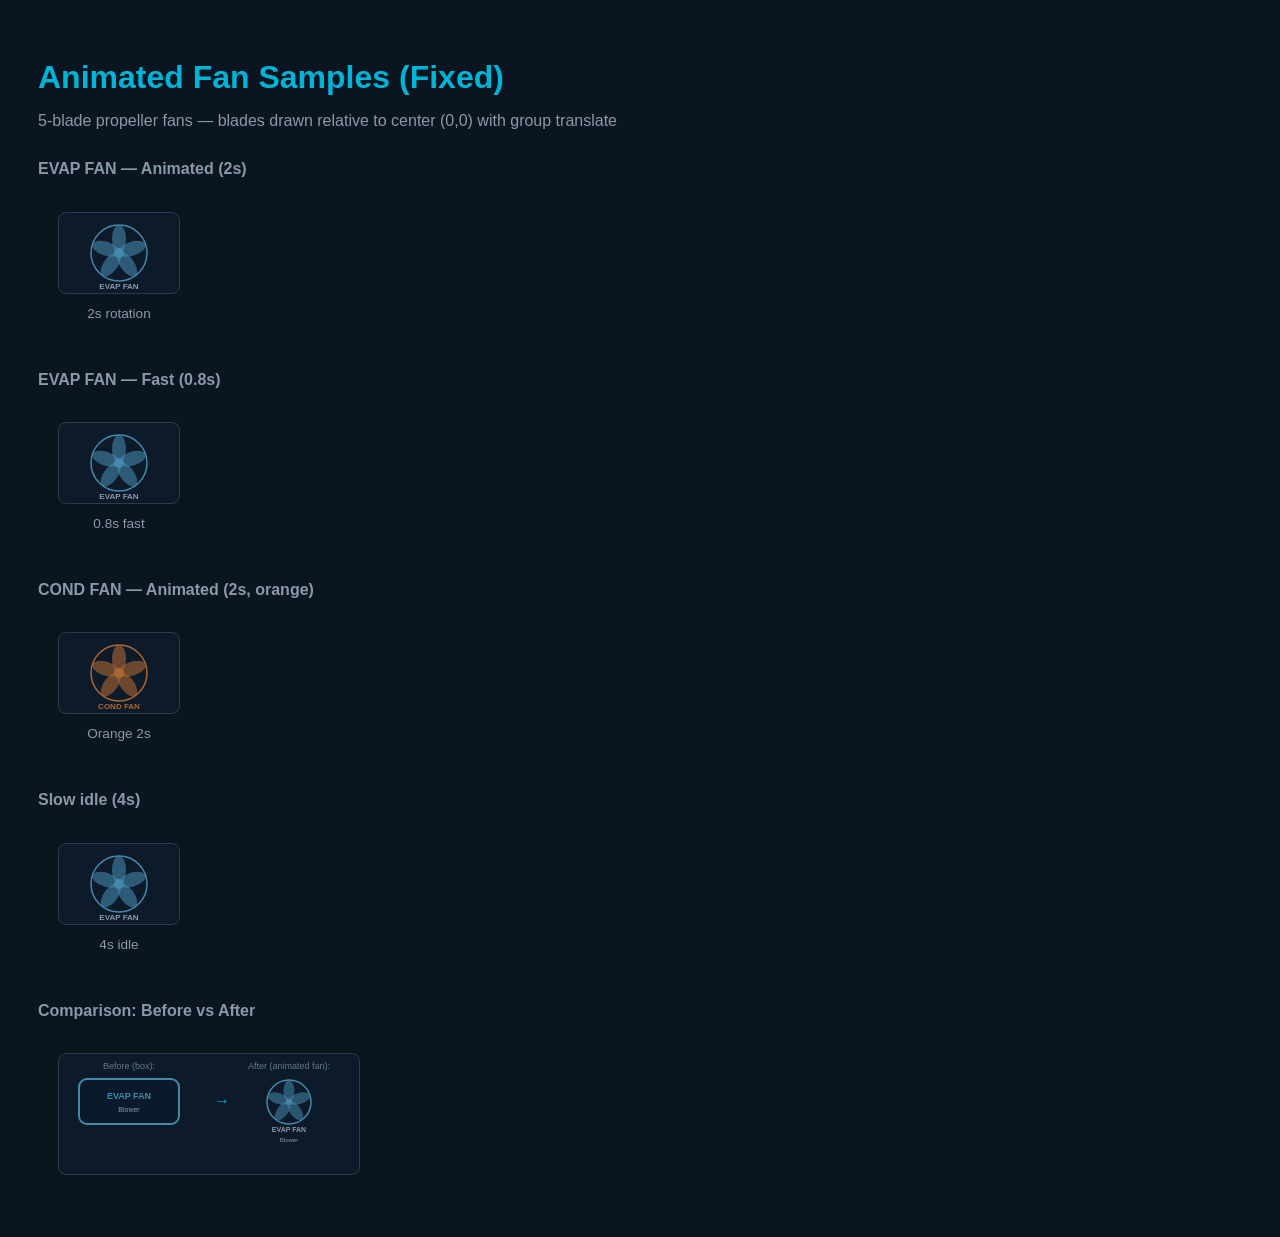
<file: tmp/fan_sample.html>
<!DOCTYPE html>
<html>
<head>
<title>Fan Shape Samples - AC Diagram</title>
<style>
body { background: #0a1520; color: #e0e8f0; font-family: 'Segoe UI', sans-serif; padding: 30px; }
h1 { color: #00b4d8; margin-bottom: 5px; }
h2 { color: #8899aa; font-size: 1em; margin-top: 30px; }
.sample { display: inline-block; margin: 20px; vertical-align: top; text-align: center; }
.label { font-size: 0.85em; color: #8899aa; margin-top: 8px; }
svg { background: #0d1a2a; border: 1px solid #2a3a4a; border-radius: 8px; }
@keyframes spin {
  from { transform: rotate(0deg); }
  to { transform: rotate(360deg); }
}
g[style*="animation"] { transform-box: view-box; }
</style>
</head>
<body>
<h1>Animated Fan Samples (Fixed)</h1>
<p style="color:#8899aa;">5-blade propeller fans — blades drawn relative to center (0,0) with group translate</p>

<h2>EVAP FAN — Animated (2s)</h2>
<div class="sample">
<svg width="120" height="80" viewBox="0 0 120 80">
  <circle cx="60" cy="40" r="28" fill="none" stroke="#4488aa" stroke-width="1.5"/>
  <g style="animation: spin 2s linear infinite; transform-origin: 60px 40px;">
    <ellipse cx="60" cy="26" rx="7" ry="14" fill="#4488aa" opacity="0.6"/>
    <ellipse cx="60" cy="26" rx="7" ry="14" fill="#4488aa" opacity="0.6" transform="rotate(72 60 40)"/>
    <ellipse cx="60" cy="26" rx="7" ry="14" fill="#4488aa" opacity="0.6" transform="rotate(144 60 40)"/>
    <ellipse cx="60" cy="26" rx="7" ry="14" fill="#4488aa" opacity="0.6" transform="rotate(216 60 40)"/>
    <ellipse cx="60" cy="26" rx="7" ry="14" fill="#4488aa" opacity="0.6" transform="rotate(288 60 40)"/>
  </g>
  <circle cx="60" cy="40" r="5" fill="#4488aa"/>
  <text x="60" y="76" fill="#8899aa" font-size="8" font-weight="bold" text-anchor="middle">EVAP FAN</text>
</svg>
<div class="label">2s rotation</div>
</div>

<h2>EVAP FAN — Fast (0.8s)</h2>
<div class="sample">
<svg width="120" height="80" viewBox="0 0 120 80">
  <circle cx="60" cy="40" r="28" fill="none" stroke="#4488aa" stroke-width="1.5"/>
  <g style="animation: spin 0.8s linear infinite; transform-origin: 60px 40px;">
    <ellipse cx="60" cy="26" rx="7" ry="14" fill="#4488aa" opacity="0.6"/>
    <ellipse cx="60" cy="26" rx="7" ry="14" fill="#4488aa" opacity="0.6" transform="rotate(72 60 40)"/>
    <ellipse cx="60" cy="26" rx="7" ry="14" fill="#4488aa" opacity="0.6" transform="rotate(144 60 40)"/>
    <ellipse cx="60" cy="26" rx="7" ry="14" fill="#4488aa" opacity="0.6" transform="rotate(216 60 40)"/>
    <ellipse cx="60" cy="26" rx="7" ry="14" fill="#4488aa" opacity="0.6" transform="rotate(288 60 40)"/>
  </g>
  <circle cx="60" cy="40" r="5" fill="#4488aa"/>
  <text x="60" y="76" fill="#8899aa" font-size="8" font-weight="bold" text-anchor="middle">EVAP FAN</text>
</svg>
<div class="label">0.8s fast</div>
</div>

<h2>COND FAN — Animated (2s, orange)</h2>
<div class="sample">
<svg width="120" height="80" viewBox="0 0 120 80">
  <circle cx="60" cy="40" r="28" fill="none" stroke="#aa6633" stroke-width="1.5"/>
  <g style="animation: spin 2s linear infinite; transform-origin: 60px 40px;">
    <ellipse cx="60" cy="26" rx="7" ry="14" fill="#aa6633" opacity="0.6"/>
    <ellipse cx="60" cy="26" rx="7" ry="14" fill="#aa6633" opacity="0.6" transform="rotate(72 60 40)"/>
    <ellipse cx="60" cy="26" rx="7" ry="14" fill="#aa6633" opacity="0.6" transform="rotate(144 60 40)"/>
    <ellipse cx="60" cy="26" rx="7" ry="14" fill="#aa6633" opacity="0.6" transform="rotate(216 60 40)"/>
    <ellipse cx="60" cy="26" rx="7" ry="14" fill="#aa6633" opacity="0.6" transform="rotate(288 60 40)"/>
  </g>
  <circle cx="60" cy="40" r="5" fill="#aa6633"/>
  <text x="60" y="76" fill="#aa6633" font-size="8" font-weight="bold" text-anchor="middle">COND FAN</text>
</svg>
<div class="label">Orange 2s</div>
</div>

<h2>Slow idle (4s)</h2>
<div class="sample">
<svg width="120" height="80" viewBox="0 0 120 80">
  <circle cx="60" cy="40" r="28" fill="none" stroke="#4488aa" stroke-width="1.5"/>
  <g style="animation: spin 4s linear infinite; transform-origin: 60px 40px;">
    <ellipse cx="60" cy="26" rx="7" ry="14" fill="#4488aa" opacity="0.6"/>
    <ellipse cx="60" cy="26" rx="7" ry="14" fill="#4488aa" opacity="0.6" transform="rotate(72 60 40)"/>
    <ellipse cx="60" cy="26" rx="7" ry="14" fill="#4488aa" opacity="0.6" transform="rotate(144 60 40)"/>
    <ellipse cx="60" cy="26" rx="7" ry="14" fill="#4488aa" opacity="0.6" transform="rotate(216 60 40)"/>
    <ellipse cx="60" cy="26" rx="7" ry="14" fill="#4488aa" opacity="0.6" transform="rotate(288 60 40)"/>
  </g>
  <circle cx="60" cy="40" r="5" fill="#4488aa"/>
  <text x="60" y="76" fill="#8899aa" font-size="8" font-weight="bold" text-anchor="middle">EVAP FAN</text>
</svg>
<div class="label">4s idle</div>
</div>

<h2>Comparison: Before vs After</h2>
<svg width="300" height="120" viewBox="0 0 300 120" style="margin:20px;">
  <text x="70" y="15" fill="#667788" font-size="9" text-anchor="middle">Before (box):</text>
  <rect x="20" y="25" width="100" height="45" rx="8" fill="#0a1a2a" stroke="#4488aa" stroke-width="2"/>
  <text x="70" y="45" fill="#4488aa" font-size="9" font-weight="bold" text-anchor="middle">EVAP FAN</text>
  <text x="70" y="58" fill="#8899aa" font-size="7" text-anchor="middle">Blower</text>

  <text x="230" y="15" fill="#667788" font-size="9" text-anchor="middle">After (animated fan):</text>
  <circle cx="230" cy="48" r="22" fill="none" stroke="#4488aa" stroke-width="1.5"/>
  <g style="animation: spin 2s linear infinite; transform-origin: 230px 48px;">
    <ellipse cx="230" cy="37" rx="5.5" ry="11" fill="#4488aa" opacity="0.55"/>
    <ellipse cx="230" cy="37" rx="5.5" ry="11" fill="#4488aa" opacity="0.55" transform="rotate(72 230 48)"/>
    <ellipse cx="230" cy="37" rx="5.5" ry="11" fill="#4488aa" opacity="0.55" transform="rotate(144 230 48)"/>
    <ellipse cx="230" cy="37" rx="5.5" ry="11" fill="#4488aa" opacity="0.55" transform="rotate(216 230 48)"/>
    <ellipse cx="230" cy="37" rx="5.5" ry="11" fill="#4488aa" opacity="0.55" transform="rotate(288 230 48)"/>
  </g>
  <circle cx="230" cy="48" r="3" fill="#4488aa"/>
  <text x="230" y="78" fill="#8899aa" font-size="7" font-weight="bold" text-anchor="middle">EVAP FAN</text>
  <text x="230" y="88" fill="#8899aa" font-size="6" text-anchor="middle">Blower</text>
  <text x="155" y="52" fill="#00b4d8" font-size="16">&#8594;</text>
</svg>

</body>
</html>
</file>
<file: backup/css/styles.css>
:root {
  --bg: #0f1923;
  --card: #1a2a3a;
  --accent: #00b4d8;
  --accent2: #0077b6;
  --text: #e0e8f0;
  --text-dim: #8899aa;
  --warn: #f4a261;
  --danger: #e63946;
  --ok: #2a9d8f;
  --border: #2a3a4a;
}
* { margin: 0; padding: 0; box-sizing: border-box; }
body {
  font-family: 'Segoe UI', Tahoma, sans-serif;
  background: var(--bg);
  color: var(--text);
  line-height: 1.6;
  padding: 0;
}
header {
  position: relative;
  background: linear-gradient(135deg, #004e7a, var(--accent2), var(--accent), #00b4d8);
  background-size: 300% 300%;
  animation: headerGradient 8s ease infinite;
  padding: 35px 30px 30px;
  text-align: center;
  box-shadow: 0 4px 30px rgba(0,0,0,0.5), 0 1px 0 rgba(0,180,216,0.3);
  overflow: hidden;
}
header::before {
  content: '';
  position: absolute;
  top: 0; left: 0; right: 0; bottom: 0;
  background: radial-gradient(ellipse at 20% 50%, rgba(255,255,255,0.08) 0%, transparent 60%),
              radial-gradient(ellipse at 80% 20%, rgba(0,180,216,0.12) 0%, transparent 50%);
  pointer-events: none;
}
header::after {
  content: '';
  position: absolute;
  bottom: 0; left: 0; right: 0;
  height: 3px;
  background: linear-gradient(90deg, transparent, var(--accent), rgba(255,255,255,0.6), var(--accent), transparent);
  opacity: 0.7;
}
@keyframes headerGradient {
  0% { background-position: 0% 50%; }
  50% { background-position: 100% 50%; }
  100% { background-position: 0% 50%; }
}
header h1 {
  font-size: 2em;
  font-weight: 800;
  letter-spacing: -0.02em;
  text-shadow: 0 2px 10px rgba(0,0,0,0.3);
  position: relative;
}
header p {
  font-size: 0.95em;
  opacity: 0.9;
  margin-top: 8px;
  font-weight: 400;
  letter-spacing: 0.01em;
  text-shadow: 0 1px 4px rgba(0,0,0,0.2);
  position: relative;
}
.header-content {
  position: relative;
  z-index: 1;
}
.header-icon {
  font-size: 2.8em;
  margin-bottom: 8px;
  filter: drop-shadow(0 2px 8px rgba(0,0,0,0.3));
  animation: headerIconPulse 3s ease-in-out infinite;
}
@keyframes headerIconPulse {
  0%, 100% { transform: scale(1); }
  50% { transform: scale(1.08); }
}
.header-badge {
  display: inline-block;
  margin-top: 10px;
  padding: 5px 18px;
  background: rgba(255,255,255,0.12);
  backdrop-filter: blur(8px);
  -webkit-backdrop-filter: blur(8px);
  border: 1px solid rgba(255,255,255,0.18);
  border-radius: 20px;
  font-size: 0.8em;
  font-weight: 600;
  letter-spacing: 0.05em;
  color: rgba(255,255,255,0.9);
  text-shadow: 0 1px 3px rgba(0,0,0,0.2);
}
.container { max-width: 1100px; margin: 0 auto; padding: 20px; }
.ref-selector {
  display: flex;
  gap: 12px;
  flex-wrap: wrap;
  justify-content: center;
  margin: 25px 0;
}
.ref-btn {
  padding: 14px 28px;
  border: 2px solid var(--border);
  border-radius: 10px;
  background: var(--card);
  color: var(--text);
  font-size: 1.05em;
  font-weight: 600;
  cursor: pointer;
  transition: all 0.25s ease;
  min-width: 130px;
}
.ref-btn:hover { border-color: var(--accent); transform: translateY(-2px); }
.ref-btn.active {
  background: linear-gradient(135deg, var(--accent2), var(--accent));
  border-color: var(--accent);
  box-shadow: 0 4px 15px rgba(0,180,216,0.3);
}
.ref-btn .sub { display: block; font-size: 0.7em; font-weight: 400; opacity: 0.8; margin-top: 2px; }
.card {
  background: var(--card);
  border: 1px solid var(--border);
  border-radius: 12px;
  padding: 25px;
  margin-bottom: 20px;
}
.card h2 {
  font-size: 1.3em;
  margin-bottom: 15px;
  color: var(--accent);
  border-bottom: 1px solid var(--border);
  padding-bottom: 10px;
}
.card h3 { font-size: 1.05em; margin: 15px 0 8px; color: var(--text); }
.info-grid {
  display: grid;
  grid-template-columns: repeat(auto-fill, minmax(200px, 1fr));
  gap: 10px;
  margin-bottom: 15px;
}
.info-item {
  background: rgba(0,0,0,0.2);
  padding: 10px 14px;
  border-radius: 8px;
  border-left: 3px solid var(--accent);
}
.info-item .label { font-size: 0.75em; color: var(--text-dim); text-transform: uppercase; }
.info-item .value { font-size: 1.1em; font-weight: 600; }
.warn-box {
  background: rgba(244,162,97,0.12);
  border: 1px solid var(--warn);
  border-radius: 8px;
  padding: 12px 16px;
  margin: 12px 0;
}
.warn-box.danger { background: rgba(230,57,70,0.12); border-color: var(--danger); }
.warn-box .title { font-weight: 700; color: var(--warn); margin-bottom: 4px; }
.warn-box.danger .title { color: var(--danger); }
.instructions { counter-reset: step; }
.instructions .step {
  position: relative;
  padding-left: 45px;
  margin-bottom: 15px;
  min-height: 32px;
}
.instructions .step::before {
  counter-increment: step;
  content: counter(step);
  position: absolute;
  left: 0; top: 0;
  width: 32px; height: 32px;
  background: var(--accent2);
  border-radius: 50%;
  display: flex;
  align-items: center;
  justify-content: center;
  font-weight: 700;
  font-size: 0.9em;
}
.instructions .step strong { color: var(--accent); }
.tabs {
  display: flex;
  gap: 0;
  margin-bottom: 0;
  flex-wrap: wrap;
}
.tab-btn {
  padding: 10px 22px;
  background: rgba(0,0,0,0.2);
  border: 1px solid var(--border);
  border-bottom: none;
  border-radius: 8px 8px 0 0;
  color: var(--text-dim);
  cursor: pointer;
  font-size: 0.95em;
  font-weight: 600;
  transition: all 0.2s;
}
.tab-btn:hover { color: var(--text); }
.tab-btn.active { background: var(--card); color: var(--accent); border-bottom: 1px solid var(--card); }
.tab-content {
  display: none;
  border: 1px solid var(--border);
  border-radius: 0 8px 8px 8px;
  padding: 25px;
  background: var(--card);
}
.tab-content.active { display: block; }
.calc-row {
  display: flex;
  gap: 15px;
  flex-wrap: wrap;
  align-items: flex-end;
  margin-bottom: 15px;
}
.calc-field { flex: 1; min-width: 160px; }
.calc-field label { display: block; font-size: 0.8em; color: var(--text-dim); margin-bottom: 5px; }
.calc-field input, .calc-field select {
  width: 100%;
  padding: 10px 12px;
  background: rgba(0,0,0,0.3);
  border: 1px solid var(--border);
  border-radius: 6px;
  color: var(--text);
  font-size: 1em;
}
.calc-field input:focus, .calc-field select:focus { outline: none; border-color: var(--accent); }
.calc-btn {
  padding: 10px 24px;
  background: linear-gradient(135deg, var(--accent2), var(--accent));
  border: none;
  border-radius: 6px;
  color: #fff;
  font-weight: 600;
  cursor: pointer;
  font-size: 0.95em;
  transition: transform 0.15s;
}
.calc-btn:hover { transform: translateY(-1px); }
.result-box {
  background: rgba(0,0,0,0.25);
  border: 1px solid var(--border);
  border-radius: 8px;
  padding: 18px;
  margin-top: 15px;
  display: none;
}
.result-box.show { display: block; }
.result-box .big-num { font-size: 2em; font-weight: 700; color: var(--accent); }
.result-box .unit { font-size: 1em; color: var(--text-dim); }
.result-box .label { font-size: 0.85em; color: var(--text-dim); margin-bottom: 5px; }
.result-box .diag { margin-top: 10px; padding: 10px; border-radius: 6px; font-size: 0.9em; }
.result-box .diag.ok { background: rgba(42,157,143,0.15); border: 1px solid var(--ok); color: #6fcab8; }
.result-box .diag.warn { background: rgba(244,162,97,0.15); border: 1px solid var(--warn); color: var(--warn); }
.result-box .diag.danger { background: rgba(230,57,70,0.15); border: 1px solid var(--danger); color: #ff6b75; }
.slider-group { margin-bottom: 20px; }
.slider-group label {
  display: block;
  font-size: 0.85em;
  color: var(--text-dim);
  margin-bottom: 6px;
  font-weight: 600;
}
.slider-row {
  display: flex;
  align-items: center;
  gap: 10px;
}
.slider-row input[type="range"] {
  flex: 1;
  -webkit-appearance: none;
  appearance: none;
  height: 8px;
  background: rgba(0,0,0,0.35);
  border-radius: 4px;
  outline: none;
  border: 1px solid var(--border);
}
.slider-row input[type="range"]::-webkit-slider-thumb {
  -webkit-appearance: none;
  appearance: none;
  width: 30px;
  height: 30px;
  background: linear-gradient(135deg, var(--accent2), var(--accent));
  border-radius: 50%;
  cursor: pointer;
  border: 2px solid rgba(255,255,255,0.3);
  box-shadow: 0 2px 8px rgba(0,0,0,0.4);
}
.slider-row input[type="range"]::-moz-range-thumb {
  width: 30px;
  height: 30px;
  background: linear-gradient(135deg, var(--accent2), var(--accent));
  border-radius: 50%;
  cursor: pointer;
  border: 2px solid rgba(255,255,255,0.3);
}
.slider-num {
  width: 68px !important;
  flex: none !important;
  padding: 8px 4px !important;
  background: rgba(0,0,0,0.3) !important;
  border: 1px solid var(--border) !important;
  border-radius: 6px !important;
  color: var(--text) !important;
  font-size: 0.95em !important;
  text-align: center;
}
.slider-unit {
  font-size: 0.8em;
  color: var(--text-dim);
  min-width: 30px;
}
.result-live {
  background: rgba(0,0,0,0.2);
  border: 1px solid var(--border);
  border-radius: 8px;
  padding: 12px 16px;
  margin-top: 6px;
  margin-bottom: 4px;
}
.result-live .rlabel { font-size: 0.85em; color: var(--text-dim); }
.result-live .rvalue { font-size: 1.6em; font-weight: 700; color: var(--accent); }
.result-live .runit { font-size: 0.7em; color: var(--text-dim); font-weight: 400; }
.result-live .rdetail { margin-top: 4px; font-size: 0.8em; color: var(--text-dim); }
.calc-divider { border: none; border-top: 1px solid var(--border); margin: 28px 0 20px; }
.action-box { margin-top: 8px; padding: 10px 12px; border-radius: 6px; font-size: 0.85em; }
.action-box.info { background: rgba(0,180,216,0.08); border: 1px solid rgba(0,180,216,0.3); }
.action-box .atitle { font-weight: 700; margin-bottom: 4px; }
.action-box.info .atitle { color: var(--accent); }
.pt-table-wrap { overflow-x: auto; max-height: 400px; overflow-y: auto; border-radius: 8px; border: 1px solid var(--border); }
.pt-table { width: 100%; border-collapse: collapse; font-size: 0.9em; }
.pt-table th { background: var(--accent2); padding: 10px; text-align: center; position: sticky; top: 0; }
.pt-table td { padding: 8px 10px; text-align: center; border-bottom: 1px solid var(--border); }
.pt-table tr:hover { background: rgba(0,180,216,0.08); }
.pt-table .vacuum { color: var(--text-dim); }
.chart-wrap { position: relative; width: 100%; height: 400px; margin: 15px 0; }
canvas { width: 100% !important; height: 100% !important; }
.diagram-wrap { text-align: center; margin: 15px 0; }
.diagram-wrap svg { max-width: 100%; height: auto; }
#jointDiagram { overflow: hidden; position: relative; width: 100%; min-height: 450px; user-select: none; -webkit-user-select: none; cursor: grab; }
#jointDiagram svg { cursor: grab; transform-origin: 0 0; }
#jointDiagram svg:active { cursor: grabbing; }
#jointDiagram .diag-comp { cursor: move !important; }
#jointDiagram svg text, #jointDiagram svg circle, #jointDiagram svg path { pointer-events: none; }
#jointDiagram svg rect:not([data-comp]) { pointer-events: none; }
/* Animated fan blades — spin at 2s per revolution */
@keyframes spin {
  from { transform: rotate(0deg); }
  to { transform: rotate(360deg); }
}
#jointDiagram .fan-blades { transform-box: view-box; animation: spin 2s linear infinite; }
/* Animated refrigerant flow on pipes */
@keyframes flowDash { to { stroke-dashoffset: -24; } }
#jointDiagram .pipe-flow { animation: flowDash 1s linear infinite; }
/* Coil zigzag subtle pulse */
@keyframes coilGlow { 0%,100% { opacity: 0.35; } 50% { opacity: 0.55; } }
#jointDiagram .coil-pattern { animation: coilGlow 3s ease-in-out infinite; }
#diagZoomCtrl { display: flex; gap: 8px; align-items: center; margin: 8px 0; }
#diagZoomCtrl button { padding: 6px 14px; background: var(--card); border: 1px solid var(--border); border-radius: 6px; color: var(--text); cursor: pointer; font-size: 0.9em; }
#diagZoomCtrl button:hover { border-color: var(--accent); }
#diagZoomCtrl span { color: var(--text-dim); font-size: 0.85em; }
footer { text-align: center; padding: 20px; color: var(--text-dim); font-size: 0.8em; border-top: 1px solid var(--border); margin-top: 20px; }
.header-actions {
  position: absolute;
  top: 15px;
  right: 20px;
  display: flex;
  align-items: center;
  gap: 10px;
  z-index: 10;
}
.github-link {
  display: flex;
  align-items: center;
  justify-content: center;
  padding: 8px 12px;
  background: rgba(255,255,255,0.12);
  backdrop-filter: blur(10px);
  -webkit-backdrop-filter: blur(10px);
  border: 1px solid rgba(255,255,255,0.2);
  border-radius: 20px;
  color: #fff;
  text-decoration: none;
  transition: all 0.3s ease;
  box-shadow: 0 2px 10px rgba(0,0,0,0.15);
}
.github-link:hover {
  background: rgba(255,255,255,0.25);
  transform: translateY(-1px);
  box-shadow: 0 4px 15px rgba(0,0,0,0.2);
}
.lang-toggle {
  padding: 8px 18px;
  background: rgba(255,255,255,0.12);
  backdrop-filter: blur(10px);
  -webkit-backdrop-filter: blur(10px);
  border: 1px solid rgba(255,255,255,0.2);
  border-radius: 20px;
  color: #fff;
  font-size: 0.9em;
  font-weight: 600;
  cursor: pointer;
  transition: all 0.3s ease;
  box-shadow: 0 2px 10px rgba(0,0,0,0.15);
}
.lang-toggle:hover {
  background: rgba(255,255,255,0.25);
  transform: translateY(-1px);
  box-shadow: 0 4px 15px rgba(0,0,0,0.2);
}
[dir="rtl"] header h1 { font-family: 'Segoe UI', Tahoma, sans-serif; }
[dir="rtl"] body { font-family: 'Segoe UI', Tahoma, sans-serif; }
[dir="rtl"] .instructions .step { padding-left: 0; padding-right: 45px; }
[dir="rtl"] .instructions .step::before { left: auto; right: 0; }
[dir="rtl"] .info-item { border-left: none; border-right: 3px solid var(--accent); }
[dir="rtl"] .warn-box .title { text-align: right; }
[dir="rtl"] .action-box .atitle { text-align: right; }
.qa-card {
  background: rgba(0,0,0,0.15);
  border: 1px solid var(--border);
  border-radius: 10px;
  margin-bottom: 15px;
  overflow: hidden;
}
.qa-card summary {
  padding: 14px 18px;
  cursor: pointer;
  font-weight: 600;
  color: var(--accent);
  font-size: 1em;
  list-style: none;
  display: flex;
  align-items: center;
  gap: 10px;
  user-select: none;
}
.qa-card summary::-webkit-details-marker { display: none; }
.qa-card summary::before { content: '▶'; font-size: 0.7em; transition: transform 0.2s; }
.qa-card[open] summary::before { transform: rotate(90deg); }
.qa-card summary:hover { background: rgba(0,180,216,0.08); }
.qa-card .qa-body {
  padding: 0 18px 18px;
  font-size: 0.9em;
  line-height: 1.7;
  color: var(--text);
}
.qa-card .qa-body h4 { color: var(--warn); margin: 12px 0 4px; font-size: 0.95em; }
.qa-card .qa-body ul { padding-left: 20px; margin: 4px 0; }
.qa-card .qa-body li { margin-bottom: 3px; }
.qa-card .qa-body .fix-step { background: rgba(42,157,143,0.1); border-left: 3px solid var(--ok); padding: 4px 10px; margin: 3px 0; border-radius: 4px; }
[dir="rtl"] .qa-card .qa-body ul { padding-left: 0; padding-right: 20px; }
[dir="rtl"] .qa-card .qa-body .fix-step { border-left: none; border-right: 3px solid var(--ok); }
.qa-search {
  width: 100%;
  padding: 12px 16px;
  background: rgba(0,0,0,0.3);
  border: 1px solid var(--border);
  border-radius: 8px;
  color: var(--text);
  font-size: 1em;
  margin-bottom: 20px;
}
.qa-search:focus { outline: none; border-color: var(--accent); }
.qa-search::placeholder { color: var(--text-dim); }
.qa-category {
  font-size: 1.2em;
  font-weight: 700;
  color: var(--accent);
  margin: 25px 0 12px;
  padding-bottom: 8px;
  border-bottom: 1px solid var(--border);
}
/* PWA install banner */
.install-banner {
  position: fixed;
  bottom: 20px;
  left: 50%;
  transform: translateX(-50%);
  background: linear-gradient(135deg, var(--accent2), var(--accent));
  color: #fff;
  padding: 12px 24px;
  border-radius: 12px;
  box-shadow: 0 4px 20px rgba(0,0,0,0.5);
  z-index: 1000;
  display: none;
  align-items: center;
  gap: 12px;
  font-weight: 600;
  cursor: pointer;
}
.install-banner.show { display: flex; }
.install-banner .dismiss {
  background: rgba(255,255,255,0.2);
  border: none;
  color: #fff;
  padding: 4px 10px;
  border-radius: 6px;
  cursor: pointer;
  font-size: 0.85em;
}
@media (max-width: 600px) {
  header {
    padding: 45px 15px 22px;
  }
  header h1 {
    font-size: 1.4em;
  }
  header p {
    font-size: 0.82em;
  }
  .header-icon {
    font-size: 2.2em;
  }
  .header-badge {
    font-size: 0.7em;
    padding: 4px 14px;
  }
  .header-actions {
    top: 10px;
    right: 10px;
    gap: 8px;
  }
  .github-link {
    padding: 6px 8px;
  }
  .lang-toggle {
    padding: 6px 12px;
    font-size: 0.8em;
  }
  .ref-btn { min-width: 100px; font-size: 0.9em; padding: 10px 16px; }
  .container { padding: 10px; }
  .card { padding: 15px; }
  .tab-btn { padding: 8px 14px; font-size: 0.82em; }
  .slider-num { width: 56px !important; font-size: 0.85em !important; }
}
</file>
